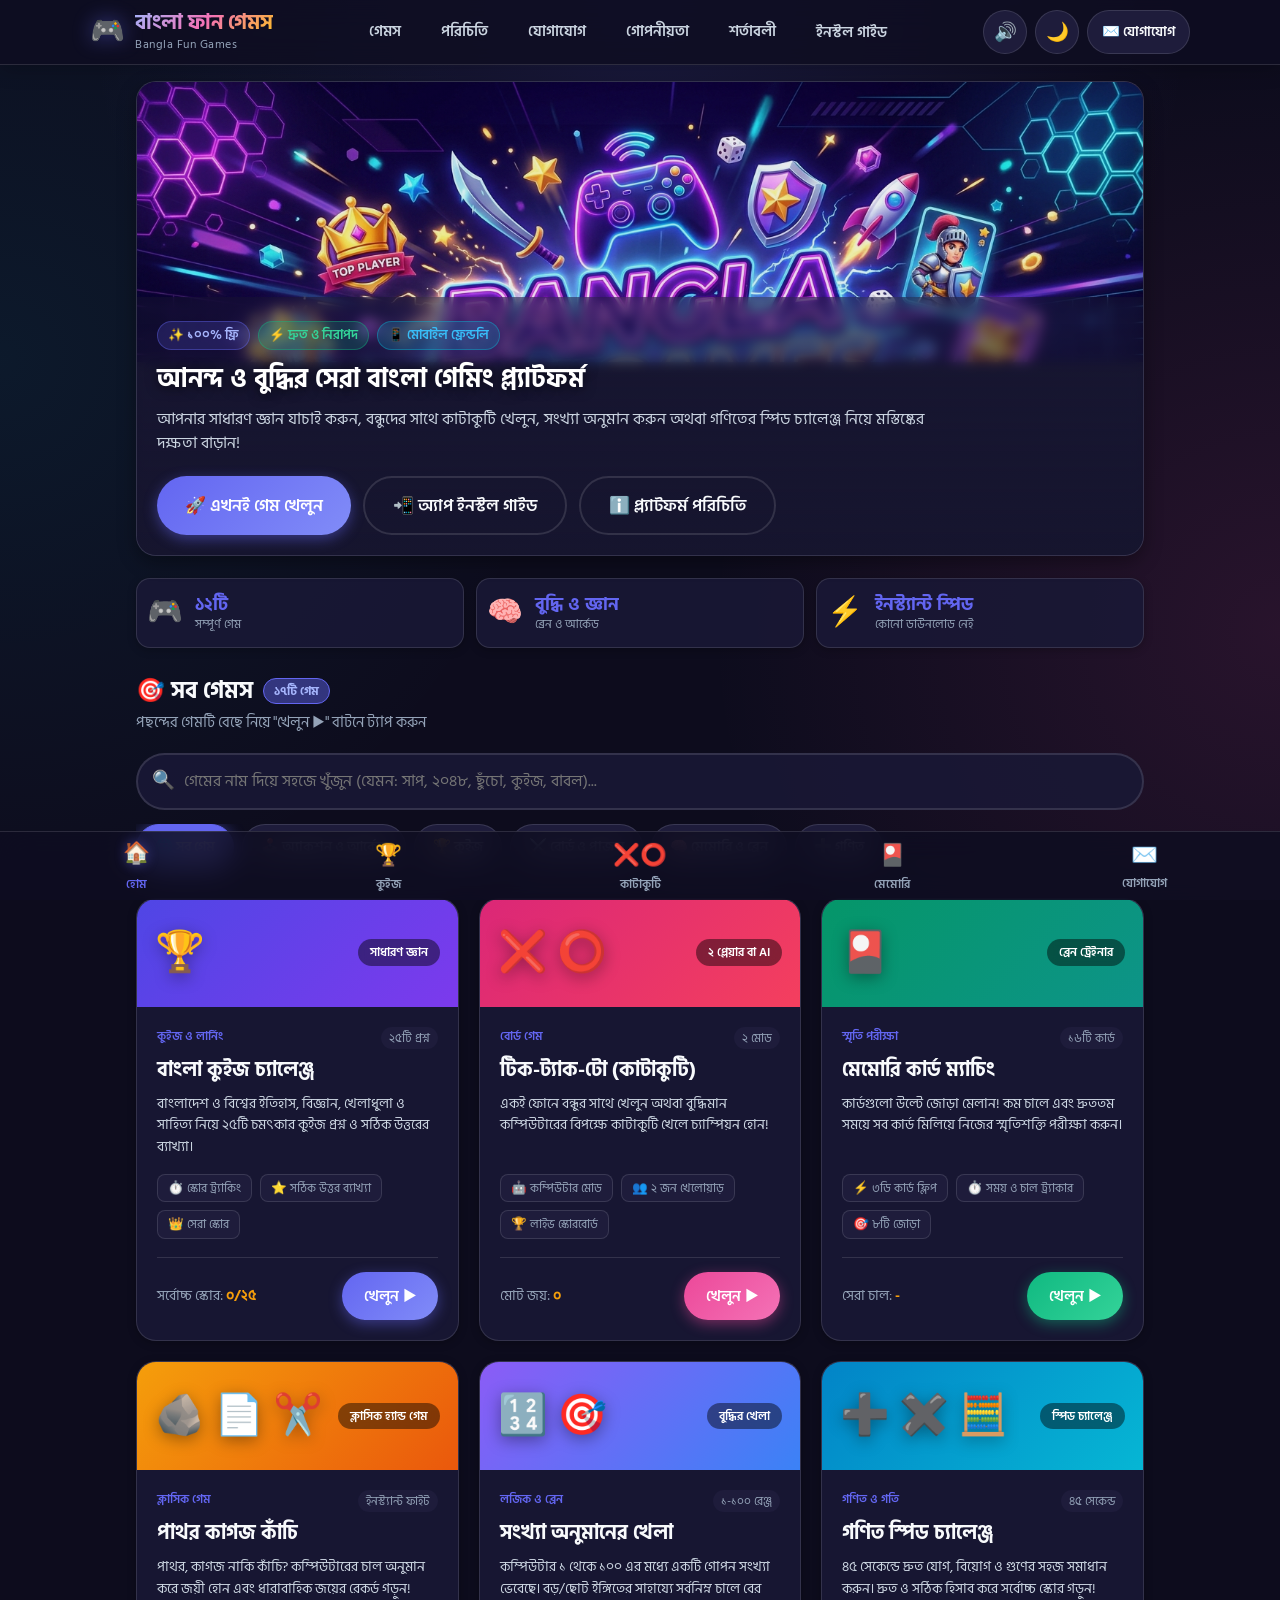
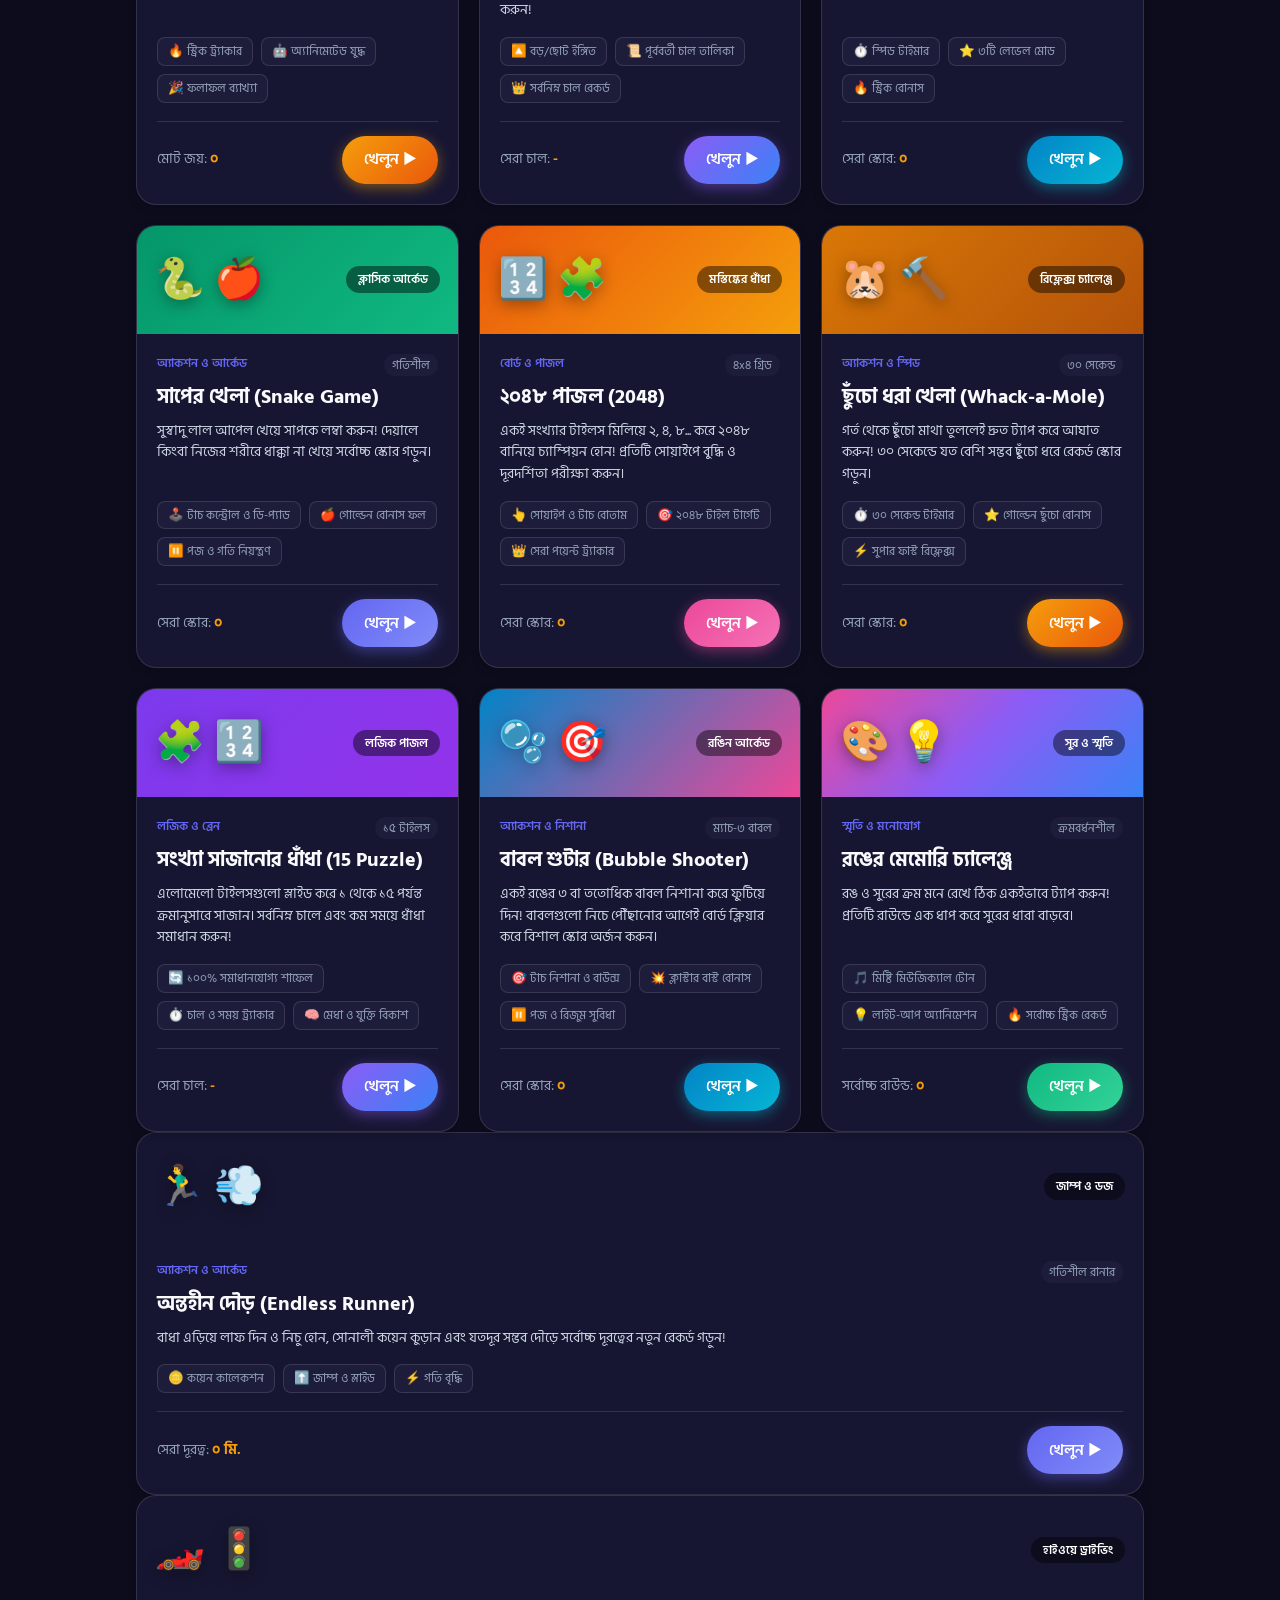
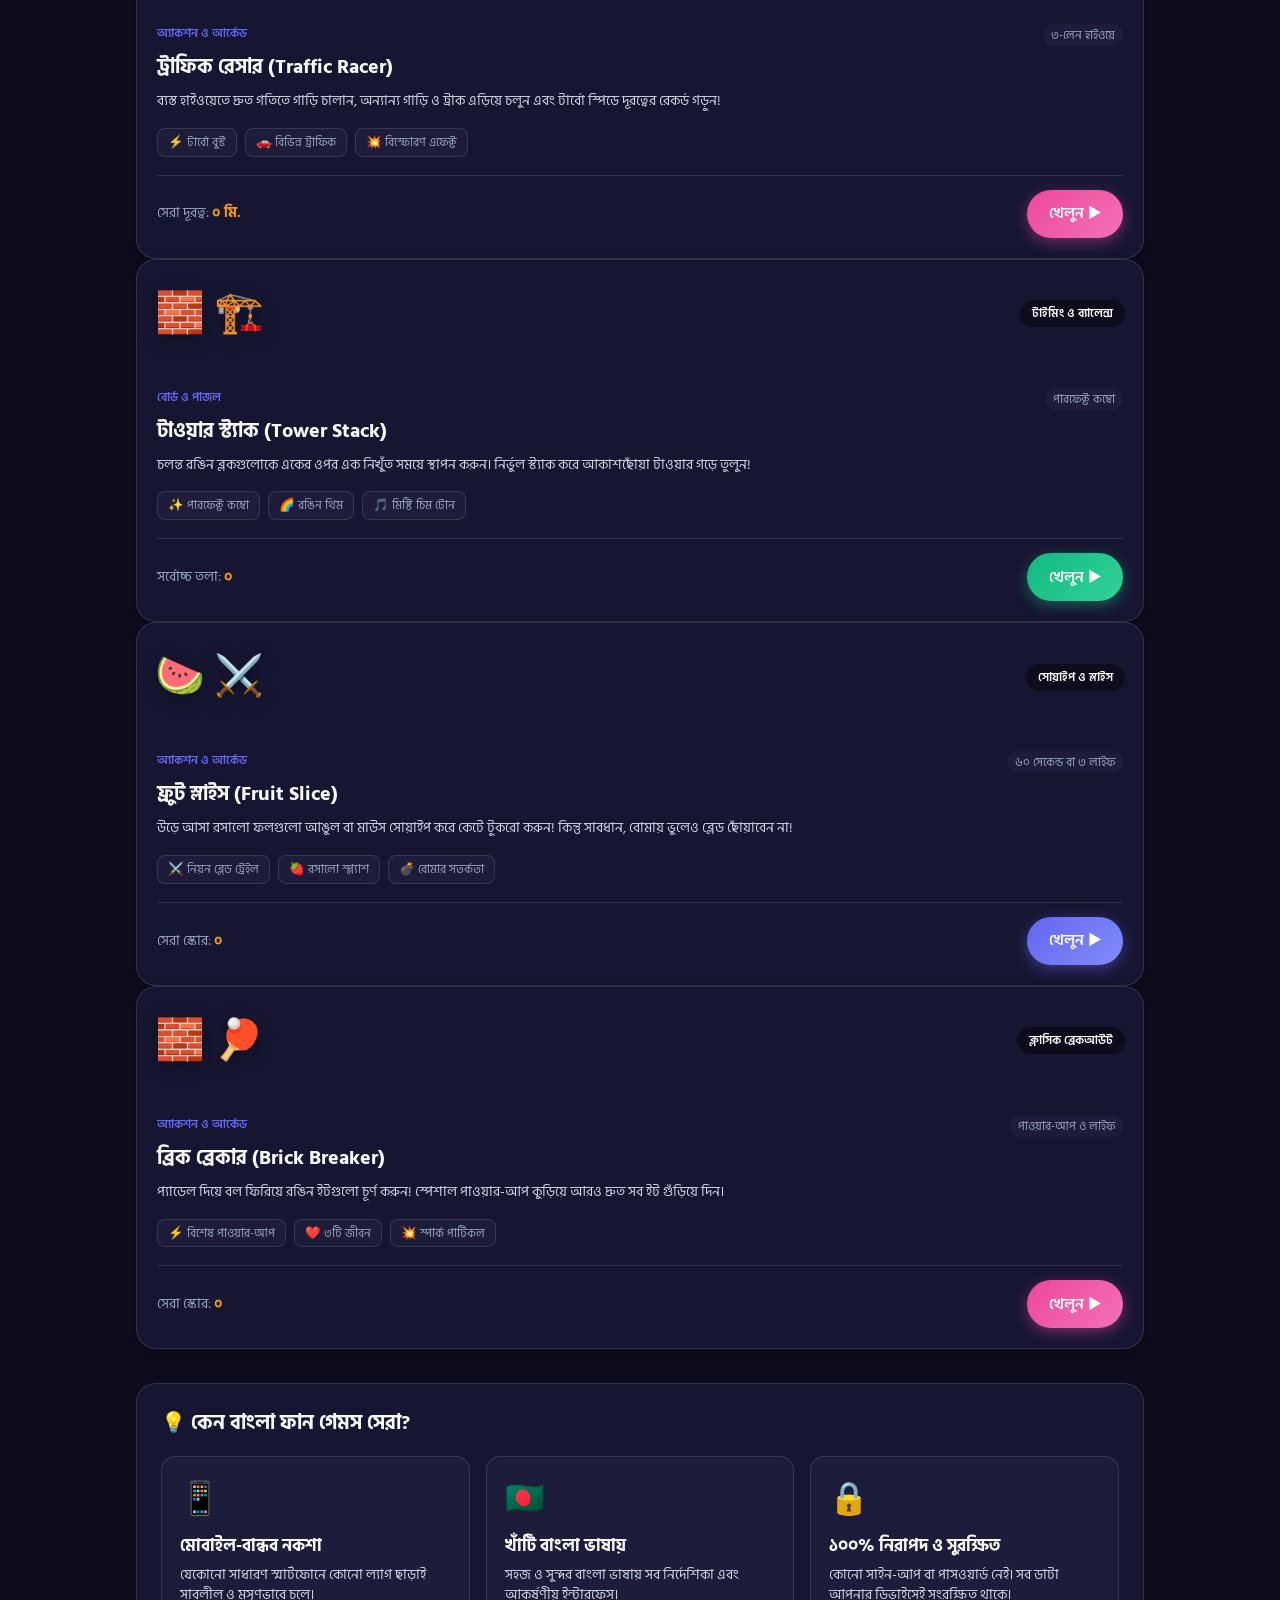
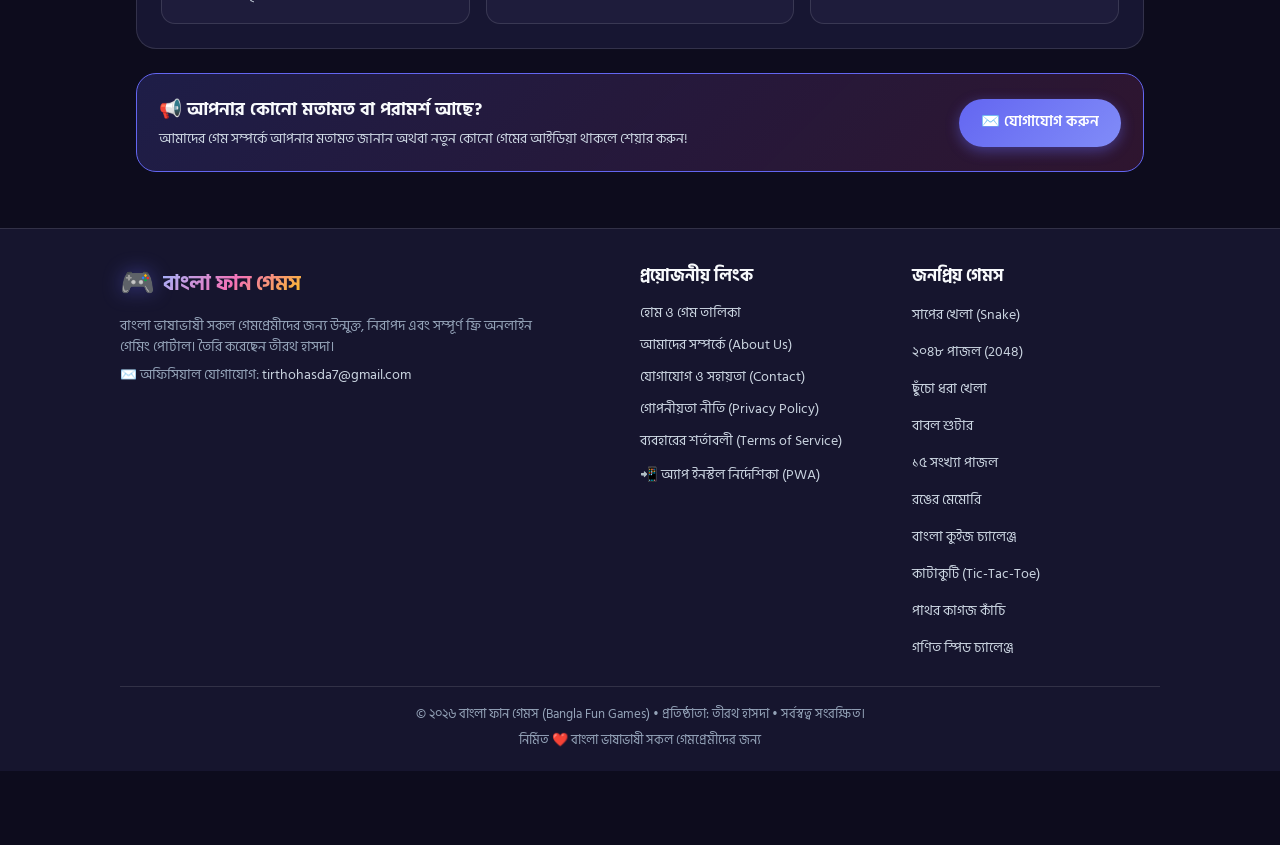
<file: index.html>
<!DOCTYPE html>
<html lang="bn">
<head>
  <meta charset="UTF-8">
  <meta name="viewport" content="width=device-width, initial-scale=1.0, maximum-scale=1.0, user-scalable=no">
  <meta name="description" content="বাংলা ফান গেমস - সম্পূর্ণ ফ্রি, আধুনিক ও মোবাইল-বান্ধব ১২টি মজার গেম — কুইজ, মেমোরি, টিক-ট্যাক-টো, স্নেক, ২০৪৮, বাবল শুটার ও আরও অনেক কিছু।">
  <meta name="theme-color" content="#0d0c1d">
  <meta name="mobile-web-app-capable" content="yes">
  <meta name="apple-mobile-web-app-capable" content="yes">
  <meta name="apple-mobile-web-app-status-bar-style" content="black-translucent">
  <meta name="apple-mobile-web-app-title" content="বাংলা গেমস">
  <meta name="application-name" content="বাংলা ফান গেমস">

  <!-- PWA Manifest & Icons -->
  <link rel="manifest" href="manifest.webmanifest">
  <link rel="alternate" type="application/manifest+json" href="manifest.json">
  <link rel="icon" type="image/png" sizes="192x192" href="icons/icon-192.png">
  <link rel="icon" type="image/png" sizes="512x512" href="icons/icon-512.png">
  <link rel="apple-touch-icon" href="icons/icon-192.png">

  <title>বাংলা ফান গেমস | Bangla Fun Games - অনলাইন বাংলা গেমিং প্ল্যাটফর্ম</title>
  <!-- Google AdSense Site Verification -->
  <script async src="https://pagead2.googlesyndication.com/pagead/js/adsbygoogle.js?client=ca-pub-4181684853104737"
     crossorigin="anonymous"></script>
  <link rel="stylesheet" href="style.css">
  <link rel="preconnect" href="https://fonts.googleapis.com">
  <link rel="preconnect" href="https://fonts.gstatic.com" crossorigin>
  <link href="https://fonts.googleapis.com/css2?family=Hind+Siliguri:wght@400;500;600;700&display=swap" rel="stylesheet">
</head>
<body>
  <!-- Top Navigation Bar -->
  <header class="navbar" id="top-nav">
    <div class="nav-container">
      <div class="brand" onclick="navigateTo('home')">
        <span class="brand-icon">🎮</span>
        <div class="brand-text">
          <span class="brand-title">বাংলা ফান গেমস</span>
          <span class="brand-subtitle">Bangla Fun Games</span>
        </div>
      </div>

      <!-- Desktop/Tablet Quick Nav -->
      <nav class="desktop-nav-links">
        <a href="#games-section" class="dnav-link" onclick="navigateTo('home');">গেমস</a>
        <a href="about.html" class="dnav-link">পরিচিতি</a>
        <a href="contact.html" class="dnav-link">যোগাযোগ</a>
        <a href="privacy.html" class="dnav-link">গোপনীয়তা</a>
        <a href="terms.html" class="dnav-link">শর্তাবলী</a>
        <button class="dnav-btn" onclick="openPwaGuideModal()" title="PWA ইনস্টল নির্দেশিকা">ইনস্টল গাইড</button>
      </nav>
      
      <!-- Top Action Buttons -->
      <div class="nav-actions">
        <button id="pwa-install-nav-btn" class="nav-install-btn" onclick="triggerPwaInstall()" style="display: none;" title="Android-এ অ্যাপ ইনস্টল করুন">
          <span>📲 ইনস্টল অ্যাপ</span>
        </button>
        <button id="sound-btn" class="icon-btn" aria-label="সাউন্ড অন বা অফ" title="সাউন্ড চালু/বন্ধ">
          <span id="sound-icon">🔊</span>
        </button>
        <button id="theme-btn" class="icon-btn" aria-label="থিম পরিবর্তন" title="থিম পরিবর্তন">
          <span id="theme-icon">🌙</span>
        </button>
        <a href="contact.html" class="nav-link-btn" title="যোগাযোগ ও মতামত" style="text-decoration: none;">
          <span>✉️ যোগাযোগ</span>
        </a>
      </div>
    </div>
  </header>

  <!-- Main Content Container -->
  <main class="main-container">
    
    <!-- ==================== HOME / HUB VIEW ==================== -->
    <section id="view-home" class="app-view active">
      <!-- Hero Banner Card -->
      <div class="hero-card">
        <div class="hero-image-wrapper">
          <img src="banner.jpg" alt="Bangla Fun Games Banner" class="hero-img" onerror="this.style.display='none'">
        </div>
        <div class="hero-overlay">
          <div class="hero-badge-row">
            <span class="hero-badge">✨ ১০০% ফ্রি</span>
            <span class="hero-badge badge-accent">⚡ দ্রুত ও নিরাপদ</span>
            <span class="hero-badge badge-info">📱 মোবাইল ফ্রেন্ডলি</span>
          </div>
          <h1 class="hero-title">আনন্দ ও বুদ্ধির সেরা বাংলা গেমিং প্ল্যাটফর্ম</h1>
          <p class="hero-desc">আপনার সাধারণ জ্ঞান যাচাই করুন, বন্ধুদের সাথে কাটাকুটি খেলুন, সংখ্যা অনুমান করুন অথবা গণিতের স্পিড চ্যালেঞ্জ নিয়ে মস্তিষ্কের দক্ষতা বাড়ান!</p>
          <div class="hero-actions">
            <a href="#games-section" class="btn btn-primary btn-large">
              <span>🚀 এখনই গেম খেলুন</span>
            </a>
            <button class="btn btn-outline btn-large" onclick="openPwaGuideModal()">
              <span>📲 অ্যাপ ইনস্টল গাইড</span>
            </button>
            <a href="about.html" class="btn btn-outline btn-large" style="text-decoration: none;">
              <span>ℹ️ প্ল্যাটফর্ম পরিচিতি</span>
            </a>
          </div>
        </div>
      </div>

      <!-- PWA Smart Install Banner -->
      <div id="pwa-install-banner" class="pwa-install-banner" style="display: none;">
        <div class="pwa-banner-left">
          <span class="pwa-banner-icon">📲</span>
          <div class="pwa-banner-info">
            <h3 class="pwa-banner-title">মোবাইলে অ্যাপ হিসেবে ইনস্টল করুন</h3>
            <p class="pwa-banner-desc">হোম স্ক্রিনে আইকন বানিয়ে দ্রুত, ফুল-স্ক্রিনে ও ইন্টারনেট ছাড়া অফলাইনে খেলুন!</p>
          </div>
        </div>
        <div class="pwa-banner-right">
          <button class="btn btn-accent btn-sm" onclick="triggerPwaInstall()">
            <span>ইনস্টল করুন ⬇️</span>
          </button>
          <button class="pwa-dismiss-btn" onclick="dismissPwaBanner()" aria-label="বন্ধ করুন">✕</button>
        </div>
      </div>

      <!-- Quick Stats / Highlights -->
      <div class="stats-row">
        <div class="stat-pill">
          <span class="stat-icon">🎮</span>
          <div class="stat-info">
            <span class="stat-value">১২টি</span>
            <span class="stat-label">সম্পূর্ণ গেম</span>
          </div>
        </div>
        <div class="stat-pill">
          <span class="stat-icon">🧠</span>
          <div class="stat-info">
            <span class="stat-value">বুদ্ধি ও জ্ঞান</span>
            <span class="stat-label">ব্রেন ও আর্কেড</span>
          </div>
        </div>
        <div class="stat-pill">
          <span class="stat-icon">⚡</span>
          <div class="stat-info">
            <span class="stat-value">ইনস্ট্যান্ট স্পিড</span>
            <span class="stat-label">কোনো ডাউনলোড নেই</span>
          </div>
        </div>
      </div>

      <!-- Games Hub Section -->
      <section id="games-section" class="section-games">
        <div class="section-header">
          <div>
            <h2 class="section-title">
              <span>🎯 সব গেমস</span>
              <span class="count-badge" id="games-count">১২টি গেম</span>
            </h2>
            <p class="section-subtitle">পছন্দের গেমটি বেছে নিয়ে "খেলুন ▶" বাটনে ট্যাপ করুন</p>
          </div>
        </div>

        <!-- Search Box & Category Filters -->
        <div class="filter-controls">
          <div class="search-box">
            <span class="search-icon">🔍</span>
            <input type="text" id="game-search" placeholder="গেমের নাম দিয়ে সহজে খুঁজুন (যেমন: সাপ, ২০৪৮, ছুঁচো, কুইজ, বাবল)..." aria-label="গেম খুঁজুন">
            <button id="clear-search" class="clear-btn" style="display:none;" aria-label="মুছে ফেলুন">✕</button>
          </div>
          <div class="category-tabs" role="tablist" aria-label="গেমের ক্যাটাগরি">
            <button class="tab-btn active" data-category="all" role="tab">🌐 সব গেম</button>
            <button class="tab-btn" data-category="arcade" role="tab">🕹️ অ্যাকশন ও আর্কেড</button>
            <button class="tab-btn" data-category="quiz" role="tab">🏆 কুইজ</button>
            <button class="tab-btn" data-category="board" role="tab">⚔️ বোর্ড ও পাজল</button>
            <button class="tab-btn" data-category="memory" role="tab">🧠 মেমোরি ও ব্রেন</button>
            <button class="tab-btn" data-category="math" role="tab">➕ গণিত</button>
          </div>
        </div>

        <!-- Games Cards Grid (All 6 Games) -->
        <div class="games-grid" id="games-grid">
          
          <!-- Game 1: Bengali Quiz -->
          <article class="game-card" data-category="quiz" data-title="বাংলা কুইজ সাধারণ জ্ঞান bengali quiz">
            <div class="game-card-banner quiz-banner">
              <span class="game-emoji">🏆</span>
              <span class="badge-tag">সাধারণ জ্ঞান</span>
            </div>
            <div class="game-card-body">
              <div class="card-meta-top">
                <span class="meta-cat">কুইজ ও লার্নিং</span>
                <span class="meta-level">২৫টি প্রশ্ন</span>
              </div>
              <h3 class="game-title">বাংলা কুইজ চ্যালেঞ্জ</h3>
              <p class="game-desc">বাংলাদেশ ও বিশ্বের ইতিহাস, বিজ্ঞান, খেলাধুলা ও সাহিত্য নিয়ে ২৫টি চমৎকার কুইজ প্রশ্ন ও সঠিক উত্তরের ব্যাখ্যা।</p>
              <div class="game-features">
                <span>⏱️ স্কোর ট্র্যাকিং</span>
                <span>⭐ সঠিক উত্তর ব্যাখ্যা</span>
                <span>👑 সেরা স্কোর</span>
              </div>
              <div class="card-footer">
                <span class="best-score-preview" id="preview-best-quiz">সর্বোচ্চ স্কোর: <strong>০/২৫</strong></span>
                <button class="btn btn-primary" onclick="launchGame('quiz')">
                  <span>খেলুন ▶</span>
                </button>
              </div>
            </div>
          </article>

          <!-- Game 2: Tic-Tac-Toe -->
          <article class="game-card" data-category="board" data-title="টিক ট্যাক টো কাটাকুটি tic tac toe">
            <div class="game-card-banner ttt-banner">
              <span class="game-emoji">❌ ⭕</span>
              <span class="badge-tag">২ প্লেয়ার বা AI</span>
            </div>
            <div class="game-card-body">
              <div class="card-meta-top">
                <span class="meta-cat">বোর্ড গেম</span>
                <span class="meta-level">২ মোড</span>
              </div>
              <h3 class="game-title">টিক-ট্যাক-টো (কাটাকুটি)</h3>
              <p class="game-desc">একই ফোনে বন্ধুর সাথে খেলুন অথবা বুদ্ধিমান কম্পিউটারের বিপক্ষে কাটাকুটি খেলে চ্যাম্পিয়ন হোন!</p>
              <div class="game-features">
                <span>🤖 কম্পিউটার মোড</span>
                <span>👥 ২ জন খেলোয়াড়</span>
                <span>🏆 লাইভ স্কোরবোর্ড</span>
              </div>
              <div class="card-footer">
                <span class="best-score-preview" id="preview-best-ttt">মোট জয়: <strong>০</strong></span>
                <button class="btn btn-secondary" onclick="launchGame('tictactoe')">
                  <span>খেলুন ▶</span>
                </button>
              </div>
            </div>
          </article>

          <!-- Game 3: Memory Match -->
          <article class="game-card" data-category="memory" data-title="মেমোরি কার্ড ম্যাচিং স্মৃতি পরীক্ষা memory match">
            <div class="game-card-banner memory-banner">
              <span class="game-emoji">🎴</span>
              <span class="badge-tag">ব্রেন ট্রেইনার</span>
            </div>
            <div class="game-card-body">
              <div class="card-meta-top">
                <span class="meta-cat">স্মৃতি পরীক্ষা</span>
                <span class="meta-level">১৬টি কার্ড</span>
              </div>
              <h3 class="game-title">মেমোরি কার্ড ম্যাচিং</h3>
              <p class="game-desc">কার্ডগুলো উল্টে জোড়া মেলান! কম চালে এবং দ্রুততম সময়ে সব কার্ড মিলিয়ে নিজের স্মৃতিশক্তি পরীক্ষা করুন।</p>
              <div class="game-features">
                <span>⚡ ৩ডি কার্ড ফ্লিপ</span>
                <span>⏱️ সময় ও চাল ট্র্যাকার</span>
                <span>🎯 ৮টি জোড়া</span>
              </div>
              <div class="card-footer">
                <span class="best-score-preview" id="preview-best-memory">সেরা চাল: <strong>-</strong></span>
                <button class="btn btn-accent" onclick="launchGame('memory')">
                  <span>খেলুন ▶</span>
                </button>
              </div>
            </div>
          </article>

          <!-- Game 4: Rock Paper Scissors -->
          <article class="game-card" data-category="board" data-title="পাথর কাগজ কাঁচি rock paper scissors">
            <div class="game-card-banner rps-banner">
              <span class="game-emoji">🪨 📄 ✂️</span>
              <span class="badge-tag">ক্লাসিক হ্যান্ড গেম</span>
            </div>
            <div class="game-card-body">
              <div class="card-meta-top">
                <span class="meta-cat">ক্লাসিক গেম</span>
                <span class="meta-level">ইনস্ট্যান্ট ফাইট</span>
              </div>
              <h3 class="game-title">পাথর কাগজ কাঁচি</h3>
              <p class="game-desc">পাথর, কাগজ নাকি কাঁচি? কম্পিউটারের চাল অনুমান করে জয়ী হোন এবং ধারাবাহিক জয়ের রেকর্ড গড়ুন!</p>
              <div class="game-features">
                <span>🔥 স্ট্রিক ট্র্যাকার</span>
                <span>🤖 অ্যানিমেটেড যুদ্ধ</span>
                <span>🎉 ফলাফল ব্যাখ্যা</span>
              </div>
              <div class="card-footer">
                <span class="best-score-preview" id="preview-best-rps">মোট জয়: <strong>০</strong></span>
                <button class="btn btn-warning" onclick="launchGame('rps')">
                  <span>খেলুন ▶</span>
                </button>
              </div>
            </div>
          </article>

          <!-- Game 5: Number Guessing -->
          <article class="game-card" data-category="memory" data-title="সংখ্যা অনুমান number guessing game">
            <div class="game-card-banner guess-banner">
              <span class="game-emoji">🔢 🎯</span>
              <span class="badge-tag">বুদ্ধির খেলা</span>
            </div>
            <div class="game-card-body">
              <div class="card-meta-top">
                <span class="meta-cat">লজিক ও ব্রেন</span>
                <span class="meta-level">১-১০০ রেঞ্জ</span>
              </div>
              <h3 class="game-title">সংখ্যা অনুমানের খেলা</h3>
              <p class="game-desc">কম্পিউটার ১ থেকে ১০০ এর মধ্যে একটি গোপন সংখ্যা ভেবেছে। বড়/ছোট ইঙ্গিতের সাহায্যে সর্বনিম্ন চালে বের করুন!</p>
              <div class="game-features">
                <span>🔼 বড়/ছোট ইঙ্গিত</span>
                <span>📜 পূর্ববর্তী চাল তালিকা</span>
                <span>👑 সর্বনিম্ন চাল রেকর্ড</span>
              </div>
              <div class="card-footer">
                <span class="best-score-preview" id="preview-best-guess">সেরা চাল: <strong>-</strong></span>
                <button class="btn btn-purple" onclick="launchGame('guess')">
                  <span>খেলুন ▶</span>
                </button>
              </div>
            </div>
          </article>

          <!-- Game 6: Math Challenge -->
          <article class="game-card" data-category="math" data-title="গণিত চ্যালেঞ্জ math speed challenge">
            <div class="game-card-banner math-banner">
              <span class="game-emoji">➕ ✖️ 🧮</span>
              <span class="badge-tag">স্পিড চ্যালেঞ্জ</span>
            </div>
            <div class="game-card-body">
              <div class="card-meta-top">
                <span class="meta-cat">গণিত ও গতি</span>
                <span class="meta-level">৪৫ সেকেন্ড</span>
              </div>
              <h3 class="game-title">গণিত স্পিড চ্যালেঞ্জ</h3>
              <p class="game-desc">৪৫ সেকেন্ডে দ্রুত যোগ, বিয়োগ ও গুণের সহজ সমাধান করুন। দ্রুত ও সঠিক হিসাব করে সর্বোচ্চ স্কোর গড়ুন!</p>
              <div class="game-features">
                <span>⏱️ স্পিড টাইমার</span>
                <span>⭐ ৩টি লেভেল মোড</span>
                <span>🔥 স্ট্রিক বোনাস</span>
              </div>
              <div class="card-footer">
                <span class="best-score-preview" id="preview-best-math">সেরা স্কোর: <strong>০</strong></span>
                <button class="btn btn-cyan" onclick="launchGame('math')">
                  <span>খেলুন ▶</span>
                </button>
              </div>
            </div>
          </article>

          <!-- Game 7: Snake Game (সাপের খেলা) -->
          <article class="game-card" data-category="arcade" data-title="সাপের খেলা সাপ snake game arcade">
            <div class="game-card-banner snake-banner">
              <span class="game-emoji">🐍 🍎</span>
              <span class="badge-tag">ক্লাসিক আর্কেড</span>
            </div>
            <div class="game-card-body">
              <div class="card-meta-top">
                <span class="meta-cat">অ্যাকশন ও আর্কেড</span>
                <span class="meta-level">গতিশীল</span>
              </div>
              <h3 class="game-title">সাপের খেলা (Snake Game)</h3>
              <p class="game-desc">সুস্বাদু লাল আপেল খেয়ে সাপকে লম্বা করুন! দেয়ালে কিংবা নিজের শরীরে ধাক্কা না খেয়ে সর্বোচ্চ স্কোর গড়ুন।</p>
              <div class="game-features">
                <span>🕹️ টাচ কন্ট্রোল ও ডি-প্যাড</span>
                <span>🍎 গোল্ডেন বোনাস ফল</span>
                <span>⏸️ পজ ও গতি নিয়ন্ত্রণ</span>
              </div>
              <div class="card-footer">
                <span class="best-score-preview" id="preview-best-snake">সেরা স্কোর: <strong>০</strong></span>
                <button class="btn btn-primary" onclick="launchGame('snake')">
                  <span>খেলুন ▶</span>
                </button>
              </div>
            </div>
          </article>

          <!-- Game 8: 2048 Puzzle (২০৪৮ পাজল) -->
          <article class="game-card" data-category="board" data-title="২০৪৮ পাজল 2048 puzzle sliding number math">
            <div class="game-card-banner p2048-banner">
              <span class="game-emoji">🔢 🧩</span>
              <span class="badge-tag">মস্তিষ্কের ধাঁধা</span>
            </div>
            <div class="game-card-body">
              <div class="card-meta-top">
                <span class="meta-cat">বোর্ড ও পাজল</span>
                <span class="meta-level">৪x৪ গ্রিড</span>
              </div>
              <h3 class="game-title">২০৪৮ পাজল (2048)</h3>
              <p class="game-desc">একই সংখ্যার টাইলস মিলিয়ে ২, ৪, ৮... করে ২০৪৮ বানিয়ে চ্যাম্পিয়ন হোন! প্রতিটি সোয়াইপে বুদ্ধি ও দূরদর্শিতা পরীক্ষা করুন।</p>
              <div class="game-features">
                <span>👆 সোয়াইপ ও টাচ বোতাম</span>
                <span>🎯 ২০৪৮ টাইল টার্গেট</span>
                <span>👑 সেরা পয়েন্ট ট্র্যাকার</span>
              </div>
              <div class="card-footer">
                <span class="best-score-preview" id="preview-best-2048">সেরা স্কোর: <strong>০</strong></span>
                <button class="btn btn-secondary" onclick="launchGame('2048')">
                  <span>খেলুন ▶</span>
                </button>
              </div>
            </div>
          </article>

          <!-- Game 9: Whack-a-Mole (ছুঁচো ধরা খেলা) -->
          <article class="game-card" data-category="arcade" data-title="ছুঁচো ধরা খেলা ছুঁচো মারো whack a mole arcade mole">
            <div class="game-card-banner whack-banner">
              <span class="game-emoji">🐹 🔨</span>
              <span class="badge-tag">রিফ্লেক্স চ্যালেঞ্জ</span>
            </div>
            <div class="game-card-body">
              <div class="card-meta-top">
                <span class="meta-cat">অ্যাকশন ও স্পিড</span>
                <span class="meta-level">৩০ সেকেন্ড</span>
              </div>
              <h3 class="game-title">ছুঁচো ধরা খেলা (Whack-a-Mole)</h3>
              <p class="game-desc">গর্ত থেকে ছুঁচো মাথা তুললেই দ্রুত ট্যাপ করে আঘাত করুন! ৩০ সেকেন্ডে যত বেশি সম্ভব ছুঁচো ধরে রেকর্ড স্কোর গড়ুন।</p>
              <div class="game-features">
                <span>⏱️ ৩০ সেকেন্ড টাইমার</span>
                <span>⭐ গোল্ডেন ছুঁচো বোনাস</span>
                <span>⚡ সুপার ফাস্ট রিফ্লেক্স</span>
              </div>
              <div class="card-footer">
                <span class="best-score-preview" id="preview-best-whack">সেরা স্কোর: <strong>০</strong></span>
                <button class="btn btn-warning" onclick="launchGame('whack')">
                  <span>খেলুন ▶</span>
                </button>
              </div>
            </div>
          </article>

          <!-- Game 10: 15 Number Sliding Puzzle (সংখ্যা সাজানোর ধাঁধা) -->
          <article class="game-card" data-category="board" data-title="সংখ্যা সাজানোর ধাঁধা ১৫ পাজল 15 number sliding puzzle">
            <div class="game-card-banner numpuzzle-banner">
              <span class="game-emoji">🧩 🔢</span>
              <span class="badge-tag">লজিক পাজল</span>
            </div>
            <div class="game-card-body">
              <div class="card-meta-top">
                <span class="meta-cat">লজিক ও ব্রেন</span>
                <span class="meta-level">১৫ টাইলস</span>
              </div>
              <h3 class="game-title">সংখ্যা সাজানোর ধাঁধা (15 Puzzle)</h3>
              <p class="game-desc">এলোমেলো টাইলসগুলো স্লাইড করে ১ থেকে ১৫ পর্যন্ত ক্রমানুসারে সাজান। সর্বনিম্ন চালে এবং কম সময়ে ধাঁধা সমাধান করুন!</p>
              <div class="game-features">
                <span>🔄 ১০০% সমাধানযোগ্য শাফেল</span>
                <span>⏱️ চাল ও সময় ট্র্যাকার</span>
                <span>🧠 মেধা ও যুক্তি বিকাশ</span>
              </div>
              <div class="card-footer">
                <span class="best-score-preview" id="preview-best-numpuzzle">সেরা চাল: <strong>-</strong></span>
                <button class="btn btn-purple" onclick="launchGame('numpuzzle')">
                  <span>খেলুন ▶</span>
                </button>
              </div>
            </div>
          </article>

          <!-- Game 11: Bubble Shooter (বাবল শুটার) -->
          <article class="game-card" data-category="arcade" data-title="বাবল শুটার বাবল বাস্টার bubble shooter arcade match">
            <div class="game-card-banner bubble-banner">
              <span class="game-emoji">🫧 🎯</span>
              <span class="badge-tag">রঙিন আর্কেড</span>
            </div>
            <div class="game-card-body">
              <div class="card-meta-top">
                <span class="meta-cat">অ্যাকশন ও নিশানা</span>
                <span class="meta-level">ম্যাচ-৩ বাবল</span>
              </div>
              <h3 class="game-title">বাবল শুটার (Bubble Shooter)</h3>
              <p class="game-desc">একই রঙের ৩ বা ততোধিক বাবল নিশানা করে ফুটিয়ে দিন! বাবলগুলো নিচে পৌঁছানোর আগেই বোর্ড ক্লিয়ার করে বিশাল স্কোর অর্জন করুন।</p>
              <div class="game-features">
                <span>🎯 টাচ নিশানা ও বাউন্স</span>
                <span>💥 ক্লাস্টার বাস্ট বোনাস</span>
                <span>⏸️ পজ ও রিজুম সুবিধা</span>
              </div>
              <div class="card-footer">
                <span class="best-score-preview" id="preview-best-bubble">সেরা স্কোর: <strong>০</strong></span>
                <button class="btn btn-cyan" onclick="launchGame('bubble')">
                  <span>খেলুন ▶</span>
                </button>
              </div>
            </div>
          </article>

          <!-- Game 12: Color Memory Challenge (রঙের মেমোরি চ্যালেঞ্জ) -->
          <article class="game-card" data-category="memory" data-title="রঙের মেমোরি চ্যালেঞ্জ সাইমন সিকোয়েন্স color memory simon">
            <div class="game-card-banner colormem-banner">
              <span class="game-emoji">🎨 💡</span>
              <span class="badge-tag">সুর ও স্মৃতি</span>
            </div>
            <div class="game-card-body">
              <div class="card-meta-top">
                <span class="meta-cat">স্মৃতি ও মনোযোগ</span>
                <span class="meta-level">ক্রমবর্ধনশীল</span>
              </div>
              <h3 class="game-title">রঙের মেমোরি চ্যালেঞ্জ</h3>
              <p class="game-desc">রঙ ও সুরের ক্রম মনে রেখে ঠিক একইভাবে ট্যাপ করুন! প্রতিটি রাউন্ডে এক ধাপ করে সুরের ধারা বাড়বে।</p>
              <div class="game-features">
                <span>🎵 মিষ্টি মিউজিক্যাল টোন</span>
                <span>💡 লাইট-আপ অ্যানিমেশন</span>
                <span>🔥 সর্বোচ্চ স্ট্রিক রেকর্ড</span>
              </div>
              <div class="card-footer">
                <span class="best-score-preview" id="preview-best-colormem">সর্বোচ্চ রাউন্ড: <strong>০</strong></span>
                <button class="btn btn-accent" onclick="launchGame('colormem')">
                  <span>খেলুন ▶</span>
                </button>
              </div>
            </div>
          </article>

        </div>

        
          <!-- Game 13: Endless Runner (অন্তহীন দৌড়) -->
          <article class="game-card" data-category="arcade" data-title="অন্তহীন দৌড় জাম্প রানার endless runner run jump">
            <div class="game-card-banner runner-banner">
              <span class="game-emoji">🏃‍♂️ 💨</span>
              <span class="badge-tag">জাম্প ও ডজ</span>
            </div>
            <div class="game-card-body">
              <div class="card-meta-top">
                <span class="meta-cat">অ্যাকশন ও আর্কেড</span>
                <span class="meta-level">গতিশীল রানার</span>
              </div>
              <h3 class="game-title">অন্তহীন দৌড় (Endless Runner)</h3>
              <p class="game-desc">বাধা এড়িয়ে লাফ দিন ও নিচু হোন, সোনালী কয়েন কুড়ান এবং যতদূর সম্ভব দৌড়ে সর্বোচ্চ দূরত্বের নতুন রেকর্ড গড়ুন!</p>
              <div class="game-features">
                <span>🪙 কয়েন কালেকশন</span>
                <span>⬆️ জাম্প ও স্লাইড</span>
                <span>⚡ গতি বৃদ্ধি</span>
              </div>
              <div class="card-footer">
                <span class="best-score-preview" id="preview-best-runner">সেরা দূরত্ব: <strong>০ মি.</strong></span>
                <button class="btn btn-primary" onclick="launchGame('runner')">
                  <span>খেলুন ▶</span>
                </button>
              </div>
            </div>
          </article>

          <!-- Game 14: Traffic Racer (ট্রাফিক রেসার) -->
          <article class="game-card" data-category="arcade" data-title="ট্রাফিক রেসার কার রেসিং traffic racer car driving highway">
            <div class="game-card-banner traffic-banner">
              <span class="game-emoji">🏎️ 🚦</span>
              <span class="badge-tag">হাইওয়ে ড্রাইভিং</span>
            </div>
            <div class="game-card-body">
              <div class="card-meta-top">
                <span class="meta-cat">অ্যাকশন ও আর্কেড</span>
                <span class="meta-level">৩-লেন হাইওয়ে</span>
              </div>
              <h3 class="game-title">ট্রাফিক রেসার (Traffic Racer)</h3>
              <p class="game-desc">ব্যস্ত হাইওয়েতে দ্রুত গতিতে গাড়ি চালান, অন্যান্য গাড়ি ও ট্রাক এড়িয়ে চলুন এবং টার্বো স্পিডে দূরত্বের রেকর্ড গড়ুন!</p>
              <div class="game-features">
                <span>⚡ টার্বো বুস্ট</span>
                <span>🚗 বিভিন্ন ট্রাফিক</span>
                <span>💥 বিস্ফোরণ এফেক্ট</span>
              </div>
              <div class="card-footer">
                <span class="best-score-preview" id="preview-best-traffic">সেরা দূরত্ব: <strong>০ মি.</strong></span>
                <button class="btn btn-secondary" onclick="launchGame('traffic')">
                  <span>খেলুন ▶</span>
                </button>
              </div>
            </div>
          </article>

          <!-- Game 15: Tower Stack (টাওয়ার স্ট্যাক) -->
          <article class="game-card" data-category="board" data-title="টাওয়ার স্ট্যাক ব্লক ব্যালেন্স tower stack block timing">
            <div class="game-card-banner stack-banner">
              <span class="game-emoji">🧱 🏗️</span>
              <span class="badge-tag">টাইমিং ও ব্যালেন্স</span>
            </div>
            <div class="game-card-body">
              <div class="card-meta-top">
                <span class="meta-cat">বোর্ড ও পাজল</span>
                <span class="meta-level">পারফেক্ট কম্বো</span>
              </div>
              <h3 class="game-title">টাওয়ার স্ট্যাক (Tower Stack)</h3>
              <p class="game-desc">চলন্ত রঙিন ব্লকগুলোকে একের ওপর এক নিখুঁত সময়ে স্থাপন করুন। নির্ভুল স্ট্যাক করে আকাশছোঁয়া টাওয়ার গড়ে তুলুন!</p>
              <div class="game-features">
                <span>✨ পারফেক্ট কম্বো</span>
                <span>🌈 রঙিন থিম</span>
                <span>🎵 মিষ্টি চিম টোন</span>
              </div>
              <div class="card-footer">
                <span class="best-score-preview" id="preview-best-stack">সর্বোচ্চ তলা: <strong>০</strong></span>
                <button class="btn btn-accent" onclick="launchGame('stack')">
                  <span>খেলুন ▶</span>
                </button>
              </div>
            </div>
          </article>

          <!-- Game 16: Fruit Slice (ফ্রুট স্লাইস) -->
          <article class="game-card" data-category="arcade" data-title="ফ্রুট স্লাইস ফল কাটা fruit slice ninja swipe arcade">
            <div class="game-card-banner fruitslice-banner">
              <span class="game-emoji">🍉 ⚔️</span>
              <span class="badge-tag">সোয়াইপ ও স্লাইস</span>
            </div>
            <div class="game-card-body">
              <div class="card-meta-top">
                <span class="meta-cat">অ্যাকশন ও আর্কেড</span>
                <span class="meta-level">৬০ সেকেন্ড বা ৩ লাইফ</span>
              </div>
              <h3 class="game-title">ফ্রুট স্লাইস (Fruit Slice)</h3>
              <p class="game-desc">উড়ে আসা রসালো ফলগুলো আঙুল বা মাউস সোয়াইপ করে কেটে টুকরো করুন! কিন্তু সাবধান, বোমায় ভুলেও ব্লেড ছোঁয়াবেন না!</p>
              <div class="game-features">
                <span>⚔️ নিয়ন ব্লেড ট্রেইল</span>
                <span>🍓 রসালো স্প্ল্যাশ</span>
                <span>💣 বোমার সতর্কতা</span>
              </div>
              <div class="card-footer">
                <span class="best-score-preview" id="preview-best-fruitslice">সেরা স্কোর: <strong>০</strong></span>
                <button class="btn btn-primary" onclick="launchGame('fruitslice')">
                  <span>খেলুন ▶</span>
                </button>
              </div>
            </div>
          </article>

          <!-- Game 17: Brick Breaker (ব্রিক ব্রেকার) -->
          <article class="game-card" data-category="arcade" data-title="ব্রিক ব্রেকার ইট ভাঙা brick breaker breakout paddle ball arcade">
            <div class="game-card-banner brick-banner">
              <span class="game-emoji">🧱 🏓</span>
              <span class="badge-tag">ক্লাসিক ব্রেকআউট</span>
            </div>
            <div class="game-card-body">
              <div class="card-meta-top">
                <span class="meta-cat">অ্যাকশন ও আর্কেড</span>
                <span class="meta-level">পাওয়ার-আপ ও লাইফ</span>
              </div>
              <h3 class="game-title">ব্রিক ব্রেকার (Brick Breaker)</h3>
              <p class="game-desc">প্যাডেল দিয়ে বল ফিরিয়ে রঙিন ইটগুলো চূর্ণ করুন! স্পেশাল পাওয়ার-আপ কুড়িয়ে আরও দ্রুত সব ইট গুঁড়িয়ে দিন।</p>
              <div class="game-features">
                <span>⚡ বিশেষ পাওয়ার-আপ</span>
                <span>❤️ ৩টি জীবন</span>
                <span>💥 স্পার্ক পার্টিকল</span>
              </div>
              <div class="card-footer">
                <span class="best-score-preview" id="preview-best-brick">সেরা স্কোর: <strong>০</strong></span>
                <button class="btn btn-secondary" onclick="launchGame('brick')">
                  <span>খেলুন ▶</span>
                </button>
              </div>
            </div>
          </article>

        <div id="no-results" class="no-results" style="display:none;">
          <span>🔍</span>
          <p>কোনো গেম খুঁজে পাওয়া যায়নি! অন্য কোনো শব্দ দিয়ে অনুসন্ধান করুন।</p>
          <button class="btn btn-outline" onclick="resetSearch()">সব গেম দেখুন</button>
        </div>
      </section>

      <!-- Why Bangla Fun Games Features Section -->
      <section class="section-info">
        <h3 class="info-title">💡 কেন বাংলা ফান গেমস সেরা?</h3>
        <div class="info-grid">
          <div class="info-box">
            <span class="info-icon">📱</span>
            <h4>মোবাইল-বান্ধব নকশা</h4>
            <p>যেকোনো সাধারণ স্মার্টফোনে কোনো ল্যাগ ছাড়াই সাবলীল ও মসৃণভাবে চলে।</p>
          </div>
          <div class="info-box">
            <span class="info-icon">🇧🇩</span>
            <h4>খাঁটি বাংলা ভাষায়</h4>
            <p>সহজ ও সুন্দর বাংলা ভাষায় সব নির্দেশিকা এবং আকর্ষণীয় ইন্টারফেস।</p>
          </div>
          <div class="info-box">
            <span class="info-icon">🔒</span>
            <h4>১০০% নিরাপদ ও সুরক্ষিত</h4>
            <p>কোনো সাইন-আপ বা পাসওয়ার্ড নেই। সব ডাটা আপনার ডিভাইসেই সংরক্ষিত থাকে।</p>
          </div>
        </div>
      </section>

      <!-- Quick Platform Actions Banner -->
      <section class="quick-banner">
        <div class="quick-banner-content">
          <h3>📢 আপনার কোনো মতামত বা পরামর্শ আছে?</h3>
          <p>আমাদের গেম সম্পর্কে আপনার মতামত জানান অথবা নতুন কোনো গেমের আইডিয়া থাকলে শেয়ার করুন!</p>
        </div>
        <a href="contact.html" class="btn btn-primary" style="text-decoration: none;">
          <span>✉️ যোগাযোগ করুন</span>
        </a>
      </section>
    </section>

    <!-- ==================== GAME 1: BENGALI QUIZ VIEW ==================== -->
    <section id="view-quiz" class="app-view game-view">
      <div class="game-header-bar">
        <button class="back-btn" onclick="navigateTo('home')">
          <span>← গেম তালিকায় ফিরুন</span>
        </button>
        <h2 class="view-heading">🏆 বাংলা কুইজ চ্যালেঞ্জ</h2>
        <button class="help-btn" onclick="toggleHelp('quiz')">
          <span>❓ নিয়ম</span>
        </button>
      </div>

      <!-- Quiz Help Box -->
      <div id="help-quiz" class="help-card" style="display:none;">
        <h4>📝 কুইজ খেলার নিয়ম:</h4>
        <p>• প্রতিটি প্রশ্নের জন্য ৪টি বিকল্প থাকবে, সঠিকটি বেছে নিন।</p>
        <p>• সঠিক উত্তর দিলে পয়েন্ট পাবেন এবং তাৎক্ষণিক ফলাফল ও ব্যাখ্যা দেখতে পাবেন।</p>
        <p>• সব প্রশ্ন শেষে আপনার সর্বমোট স্কোর ও পারফরম্যান্স বিশ্লেষণ দেখতে পাবেন।</p>
      </div>

      <!-- Quiz Live Container -->
      <div class="quiz-container">
        <!-- Progress Bar & Info -->
        <div class="quiz-status-card">
          <div class="quiz-progress-wrapper">
            <div class="progress-labels">
              <span id="quiz-question-counter">প্রশ্ন: ১/২৫</span>
              <span id="quiz-score-counter">স্কোর: <strong>০</strong></span>
            </div>
            <div class="progress-bar-bg">
              <div id="quiz-progress-bar" class="progress-bar-fill" style="width: 4%;"></div>
            </div>
          </div>
          <div class="quiz-mini-meta">
            <span id="quiz-category-tag" class="meta-pill">সাধারণ জ্ঞান</span>
            <span id="quiz-best-score-display" class="meta-pill">সর্বোচ্চ স্কোর: ০</span>
          </div>
        </div>

        <!-- Question Box -->
        <div class="question-card" id="quiz-question-box">
          <div class="question-number-badge" id="quiz-q-num">প্রশ্ন ০১</div>
          <h3 class="question-text" id="quiz-question-text">প্রশ্ন লোড হচ্ছে...</h3>
          
          <!-- Options List -->
          <div class="options-grid" id="quiz-options-container">
            <!-- Rendered dynamically -->
          </div>

          <!-- Explanation & Feedback Box -->
          <div id="quiz-feedback-box" class="feedback-card" style="display:none;">
            <div class="feedback-header">
              <span id="feedback-icon">✅</span>
              <h4 id="feedback-title">সঠিক উত্তর!</h4>
            </div>
            <p id="feedback-explanation" class="feedback-text"></p>
            <button id="quiz-next-btn" class="btn btn-primary btn-block" onclick="nextQuizQuestion()">
              <span>পরবর্তী প্রশ্ন ➔</span>
            </button>
          </div>
        </div>

        <!-- Quiz Completed Result Card -->
        <div id="quiz-result-card" class="result-card" style="display:none;">
          <div class="result-trophy">🎉</div>
          <h3 class="result-title">কুইজ সম্পন্ন হয়েছে!</h3>
          <p class="result-subtitle" id="quiz-result-greeting">দারুণ খেলেছেন!</p>
          
          <div class="result-score-circle">
            <span class="score-large" id="quiz-final-score">০</span>
            <span class="score-total">/ ২৫</span>
          </div>

          <div class="result-stats-grid">
            <div class="res-stat">
              <span class="res-stat-icon">🎯</span>
              <span class="res-stat-val" id="quiz-accuracy">০%</span>
              <span class="res-stat-name">সঠিক হার</span>
            </div>
            <div class="res-stat">
              <span class="res-stat-icon">👑</span>
              <span class="res-stat-val" id="quiz-final-best">০</span>
              <span class="res-stat-name">সর্বোচ্চ রেকর্ড</span>
            </div>
          </div>

          <div class="result-actions">
            <button class="btn btn-primary btn-large" onclick="restartQuiz()">
              <span>🔄 আবার খেলুন</span>
            </button>
            <button class="btn btn-outline" onclick="navigateTo('home')">
              <span>🏠 হোম পেজে যান</span>
            </button>
          </div>
        </div>
      </div>

      <!-- বাংলা কুইজ খেলার নিয়মাবলী -->
      <div class="rules-expandable-card">
        <h4>📖 বাংলা কুইজ খেলার নিয়ম ও নির্দেশিকা</h4>
        <ul>
          <li><strong>লক্ষ্য:</strong> বাংলাদেশ, ইতিহাস, সাহিত্য, বিজ্ঞান ও সাধারণ জ্ঞানের ২৫টি আকর্ষণীয় প্রশ্নের সঠিক উত্তর দিয়ে সর্বোচ্চ স্কোর অর্জন করা।</li>
          <li><strong>খেলার নিয়ম:</strong> প্রতিটি প্রশ্নের জন্য ৪টি বিকল্প থাকবে। সঠিক বিকল্পে ট্যাপ করলে ১০ পয়েন্ট পাবেন এবং সবুজ রঙে সঠিক উত্তর নিশ্চিত হবে। ভুল উত্তর দিলে লাল চিহ্ন সহ সঠিক উত্তরটি স্বয়ংক্রিয়ভাবে চিহ্নিত হবে।</li>
          <li><strong>স্কোরিং ও রেকর্ড:</strong> মোট ২৫টি প্রশ্ন শেষে আপনার মোট অর্জিত স্কোর ও পূর্বের সর্বোচ্চ রেকর্ড সংরক্ষিত হবে।</li>
        </ul>
      </div>
    </section>

    <!-- ==================== GAME 2: TIC-TAC-TOE VIEW ==================== -->
    <section id="view-tictactoe" class="app-view game-view">
      <div class="game-header-bar">
        <button class="back-btn" onclick="navigateTo('home')">
          <span>← গেম তালিকায় ফিরুন</span>
        </button>
        <h2 class="view-heading">❌ ⭕ টিক-ট্যাক-টো</h2>
        <button class="help-btn" onclick="toggleHelp('ttt')">
          <span>❓ নিয়ম</span>
        </button>
      </div>

      <!-- TTT Help -->
      <div id="help-ttt" class="help-card" style="display:none;">
        <h4>📝 খেলার নিয়ম:</h4>
        <p>• যেকোনো ৩টি চিহ্ন (সারি, কলাম বা কোণাকুণি) সোজা করতে পারলে আপনি জিতবেন।</p>
        <p>• বন্ধুর সাথে একই ফোনে খেলতে পারেন, অথবা কম্পিউটারের বিরুদ্ধে খেলতে পারেন।</p>
      </div>

      <div class="ttt-container">
        <!-- Mode Selector -->
        <div class="mode-selector">
          <button id="mode-p2p" class="mode-btn active" onclick="setTTTMode('p2p')">
            <span>👥 ২ জন খেলোয়াড়</span>
          </button>
          <button id="mode-ai" class="mode-btn" onclick="setTTTMode('ai')">
            <span>🤖 কম্পিউটার বনাম আপনি</span>
          </button>
        </div>

        <!-- Scoreboard -->
        <div class="ttt-scoreboard">
          <div class="score-box p1" id="box-p1">
            <span class="player-icon">❌</span>
            <span class="player-title" id="name-p1">খেলোয়াড় ১</span>
            <span class="player-score" id="score-x">০</span>
          </div>
          <div class="score-box tie">
            <span class="player-icon">🤝</span>
            <span class="player-title">ড্র / টাই</span>
            <span class="player-score" id="score-draw">০</span>
          </div>
          <div class="score-box p2" id="box-p2">
            <span class="player-icon">⭕</span>
            <span class="player-title" id="name-p2">খেলোয়াড় ২</span>
            <span class="player-score" id="score-o">০</span>
          </div>
        </div>

        <!-- Status Banner -->
        <div class="ttt-turn-banner" id="ttt-status-banner">
          <span class="turn-indicator-icon" id="turn-icon">❌</span>
          <span class="turn-text" id="ttt-turn-text">এখন খেলোয়াড় ১ (❌)-এর চাল</span>
        </div>

        <!-- 3x3 Board -->
        <div class="ttt-board" id="ttt-board" role="grid" aria-label="কাটাকুটি বোর্ড">
          <button class="ttt-cell" data-index="0" aria-label="ঘর ১"></button>
          <button class="ttt-cell" data-index="1" aria-label="ঘর ২"></button>
          <button class="ttt-cell" data-index="2" aria-label="ঘর ৩"></button>
          <button class="ttt-cell" data-index="3" aria-label="ঘর ৪"></button>
          <button class="ttt-cell" data-index="4" aria-label="ঘর ৫"></button>
          <button class="ttt-cell" data-index="5" aria-label="ঘর ৬"></button>
          <button class="ttt-cell" data-index="6" aria-label="ঘর ৭"></button>
          <button class="ttt-cell" data-index="7" aria-label="ঘর ৮"></button>
          <button class="ttt-cell" data-index="8" aria-label="ঘর ৯"></button>
        </div>

        <!-- Controls -->
        <div class="game-controls">
          <button class="btn btn-primary" onclick="restartTTT()">
            <span>🔄 নতুন রাউন্ড</span>
          </button>
          <button class="btn btn-outline" onclick="resetTTTScores()">
            <span>🗑️ স্কোর মুছুন</span>
          </button>
        </div>
      </div>

      <!-- টিক-ট্যাক-টো খেলার নিয়মাবলী -->
      <div class="rules-expandable-card">
        <h4>📖 টিক-ট্যাক-টো খেলার নিয়ম ও নির্দেশিকা</h4>
        <ul>
          <li><strong>লক্ষ্য:</strong> ৩x৩ গ্রিডের যেকোনো অনুভূমিক, উলম্ব বা তির্যক সরলরেখায় নিজের চিহ্নের ৩টি ঘর একটানা পূরণ করা।</li>
          <li><strong>খেলার মোড ও কন্ট্রোল:</strong> স্মার্ট বট (AI) অথবা একই ডিভাইসে বন্ধুর সাথে অফলাইনে খেলা যায়। যেকোনো খালি ঘরে ট্যাপ করে নিজের প্রতীক (X অথবা O) বসান।</li>
          <li><strong>স্কোরবোর্ড:</strong> প্রতিটি রাউন্ডের জয়, পরাজয় ও ড্র-এর ফলাফল স্বয়ংক্রিয়ভাবে ট্র্যাকার বোর্ডে যোগ হয়ে সংরক্ষিত থাকে।</li>
        </ul>
      </div>
    </section>

    <!-- ==================== GAME 3: MEMORY MATCHING VIEW ==================== -->
    <section id="view-memory" class="app-view game-view">
      <div class="game-header-bar">
        <button class="back-btn" onclick="navigateTo('home')">
          <span>← গেম তালিকায় ফিরুন</span>
        </button>
        <h2 class="view-heading">🎴 মেমোরি কার্ড ম্যাচিং</h2>
        <button class="help-btn" onclick="toggleHelp('memory')">
          <span>❓ নিয়ম</span>
        </button>
      </div>

      <!-- Memory Help -->
      <div id="help-memory" class="help-card" style="display:none;">
        <h4>📝 খেলার নিয়ম:</h4>
        <p>• যেকোনো দুটি কার্ডে ট্যাপ করে উল্টান।</p>
        <p>• দুটি কার্ডের ছবি মিলে গেলে সেগুলি উন্মুক্ত থাকবে।</p>
        <p>• না মিললে কার্ড দুটি আবার উল্টে যাবে। কম চালে সব জোড়া মেলান!</p>
      </div>

      <div class="memory-container">
        <!-- Live Stat Bar -->
        <div class="memory-stats-bar">
          <div class="mem-stat-item">
            <span class="mem-label">চালের সংখ্যা</span>
            <span class="mem-val" id="mem-moves">০</span>
          </div>
          <div class="mem-stat-item">
            <span class="mem-label">জোড়া মিলল</span>
            <span class="mem-val" id="mem-matches">০ / ৮</span>
          </div>
          <div class="mem-stat-item">
            <span class="mem-label">সময়</span>
            <span class="mem-val" id="mem-timer">০০:০০</span>
          </div>
        </div>

        <!-- Memory Grid 4x4 -->
        <div class="memory-grid" id="memory-grid" role="region" aria-label="মেমোরি কার্ড গ্রিড">
          <!-- Rendered dynamically -->
        </div>

        <!-- Controls -->
        <div class="game-controls">
          <button class="btn btn-accent btn-large" onclick="initMemoryGame()">
            <span>🔄 নতুন করে সাজান</span>
          </button>
        </div>

        <!-- Win Celebration Modal for Memory -->
        <div id="memory-win-modal" class="modal-backdrop" style="display:none;">
          <div class="modal-card">
            <div class="modal-trophy">🎊</div>
            <h3 class="modal-title">অভিনন্দন! আপনি জিতেছেন!</h3>
            <p class="modal-desc">সবগুলো কার্ডের জোড়া সফলভাবে মেলাতে পেরেছেন।</p>
            
            <div class="modal-stats-box">
              <div class="mstat">
                <span class="mstat-num" id="modal-moves">০</span>
                <span class="mstat-lbl">মোট চাল</span>
              </div>
              <div class="mstat">
                <span class="mstat-num" id="modal-time">০০:০০</span>
                <span class="mstat-lbl">সময় লেগেছে</span>
              </div>
              <div class="mstat">
                <span class="mstat-num" id="modal-best-moves">-</span>
                <span class="mstat-lbl">সেরা চালের রেকর্ড</span>
              </div>
            </div>

            <div class="modal-buttons">
              <button class="btn btn-primary btn-large" onclick="closeMemWinModal(); initMemoryGame();">
                <span>🔄 আবার খেলুন</span>
              </button>
              <button class="btn btn-outline" onclick="closeMemWinModal(); navigateTo('home');">
                <span>🏠 গেম তালিকা</span>
              </button>
            </div>
          </div>
        </div>

      </div>

      <!-- মেমোরি কার্ড খেলার নিয়মাবলী -->
      <div class="rules-expandable-card">
        <h4>📖 মেমোরি কার্ড ম্যাচিং খেলার নিয়ম ও নির্দেশিকা</h4>
        <ul>
          <li><strong>লক্ষ্য:</strong> উল্টানো কার্ডগুলোর মধ্য থেকে একই রকম দুটি ইমোজির জোড়া খুঁজে বের করে পুরো বোর্ড খালি করা।</li>
          <li><strong>খেলার নিয়ম:</strong> যেকোনো দুটি কার্ডে পরপর ট্যাপ করে উল্টান। দুটো কার্ড মিলে গেলে সেগুলো স্থায়ীভাবে খোলা থাকবে; না মিললে আবার বন্ধ হয়ে যাবে।</li>
          <li><strong>স্মৃতিশক্তি ও রেকর্ড:</strong> কম চাল (Moves) ও দ্রুততম সময়ে সমস্ত জোড়া মিলিয়ে আপনার মস্তিষ্কের তীক্ষ্ণতা পরীক্ষা করুন এবং নতুন রেকর্ড গড়ুন।</li>
        </ul>
      </div>
    </section>

    <!-- ==================== GAME 4: ROCK PAPER SCISSORS VIEW ==================== -->
    <section id="view-rps" class="app-view game-view">
      <div class="game-header-bar">
        <button class="back-btn" onclick="navigateTo('home')">
          <span>← গেম তালিকায় ফিরুন</span>
        </button>
        <h2 class="view-heading">🪨 📄 ✂️ পাথর কাগজ কাঁচি</h2>
        <button class="help-btn" onclick="toggleHelp('rps')">
          <span>❓ নিয়ম</span>
        </button>
      </div>

      <!-- RPS Help -->
      <div id="help-rps" class="help-card" style="display:none;">
        <h4>📝 খেলার নিয়মাবলী:</h4>
        <p>• 🪨 <strong>পাথর</strong> কাঁচিকে ভেঙে ফেলে (পাথর কাঁচিকে হারায়)।</p>
        <p>• 📄 <strong>কাগজ</strong> পাথরকে ঢেকে ফেলে (কাগজ পাথরকে হারায়)।</p>
        <p>• ✂️ <strong>কাঁচি</strong> কাগজকে কেটে ফেলে (কাঁচি কাগজকে হারায়)।</p>
        <p>• কম্পিউটার এবং আপনার চাল একই হলে ম্যাচ ড্র হবে।</p>
      </div>

      <div class="rps-container">
        <!-- Scoreboard -->
        <div class="rps-scoreboard">
          <div class="score-box">
            <span class="player-icon">🙋‍♂️</span>
            <span class="player-title">আপনার জয়</span>
            <span class="player-score" id="rps-score-player">০</span>
          </div>
          <div class="score-box tie">
            <span class="player-icon">🤝</span>
            <span class="player-title">ড্র</span>
            <span class="player-score" id="rps-score-draw">০</span>
          </div>
          <div class="score-box">
            <span class="player-icon">🤖</span>
            <span class="player-title">কম্পিউটার</span>
            <span class="player-score" id="rps-score-comp">০</span>
          </div>
        </div>

        <!-- Streak Badge -->
        <div class="rps-streak-banner">
          <span>🔥 বর্তমান উইন স্ট্রিক: <strong id="rps-streak-count">০</strong></span>
          <span class="streak-best">👑 সেরা স্ট্রিক: <strong id="rps-best-streak">০</strong></span>
        </div>

        <!-- Battle Arena -->
        <div class="rps-arena">
          <div class="rps-player-box" id="rps-box-player">
            <span class="rps-avatar">আপনি</span>
            <div class="rps-choice-circle" id="rps-display-player">❓</div>
            <span class="rps-choice-label" id="rps-label-player">পছন্দ করুন</span>
          </div>

          <div class="rps-vs-badge" id="rps-vs-badge">VS</div>

          <div class="rps-player-box" id="rps-box-comp">
            <span class="rps-avatar">কম্পিউটার</span>
            <div class="rps-choice-circle" id="rps-display-comp">❓</div>
            <span class="rps-choice-label" id="rps-label-comp">অপেক্ষারত</span>
          </div>
        </div>

        <!-- Result Outcome Banner -->
        <div class="rps-outcome-card" id="rps-outcome-box">
          <h4 id="rps-outcome-title">আপনার চাল বেছে নিন!</h4>
          <p id="rps-outcome-desc">নিচের বাটনগুলোতে চাপ দিয়ে পাথর, কাগজ বা কাঁচি নির্বাচন করুন।</p>
        </div>

        <!-- Weapon Selection Buttons -->
        <div class="rps-weapons-grid">
          <button class="rps-weapon-btn" id="rps-btn-rock" onclick="playRPSRound('rock')">
            <span class="weapon-emoji">🪨</span>
            <span class="weapon-name">পাথর</span>
          </button>
          <button class="rps-weapon-btn" id="rps-btn-paper" onclick="playRPSRound('paper')">
            <span class="weapon-emoji">📄</span>
            <span class="weapon-name">কাগজ</span>
          </button>
          <button class="rps-weapon-btn" id="rps-btn-scissors" onclick="playRPSRound('scissors')">
            <span class="weapon-emoji">✂️</span>
            <span class="weapon-name">কাঁচি</span>
          </button>
        </div>

        <!-- Game Controls -->
        <div class="game-controls">
          <button class="btn btn-warning" onclick="resetRPSRound()">
            <span>🔄 নতুন রাউন্ড</span>
          </button>
          <button class="btn btn-outline" onclick="resetRPSScoreboard()">
            <span>🗑️ স্কোর মুছুন</span>
          </button>
        </div>
      </div>

      <!-- পাথর কাগজ কাঁচি খেলার নিয়মাবলী -->
      <div class="rules-expandable-card">
        <h4>📖 পাথর কাগজ কাঁচি খেলার নিয়ম ও নির্দেশিকা</h4>
        <ul>
          <li><strong>লক্ষ্য:</strong> কম্পিউটারের সিদ্ধান্তের বিরুদ্ধে সঠিক অঙ্গভঙ্গি নির্বাচন করে সর্বাধিক রাউন্ড জয়ী হওয়া।</li>
          <li><strong>ক্লাসিক নিয়ম:</strong> পাথর কাঁচিকে ভেঙে ফেলে, কাঁচি কাগজ কাটে এবং কাগজ পাথরকে ঢেকে ফেলে। উভয় পক্ষ একই পছন্দ করলে ড্র হবে।</li>
          <li><strong>কন্ট্রোল:</strong> পাথর, কাগজ বা কাঁচি বোতামের যেকোনোটিতে ট্যাপ করে নিজের চাল দিন। স্কোরবোর্ডে জয়-পরাজয়ের ধারাবাহিক হিসাব দেখা যাবে।</li>
        </ul>
      </div>
    </section>

    <!-- ==================== GAME 5: NUMBER GUESSING VIEW ==================== -->
    <section id="view-guess" class="app-view game-view">
      <div class="game-header-bar">
        <button class="back-btn" onclick="navigateTo('home')">
          <span>← গেম তালিকায় ফিরুন</span>
        </button>
        <h2 class="view-heading">🔢 সংখ্যা অনুমানের খেলা</h2>
        <button class="help-btn" onclick="toggleHelp('guess')">
          <span>❓ নিয়ম</span>
        </button>
      </div>

      <!-- Guess Help -->
      <div id="help-guess" class="help-card" style="display:none;">
        <h4>📝 খেলার নিয়মাবলী:</h4>
        <p>• কম্পিউটার <strong>১ থেকে ১০০</strong> এর মধ্যে একটি গোপন সংখ্যা বেছে নিয়েছে।</p>
        <p>• আপনার অনুমান লিখে 'অনুমান করুন' চাপুন।</p>
        <p>• কম্পিউটার বলবে গোপন সংখ্যাটি আরও <strong>বড় (🔼)</strong> নাকি আরও <strong>ছোট (🔽)</strong>।</p>
        <p>• সর্বনিম্ন চালে সঠিক সংখ্যা বের করাই এই খেলার লক্ষ্য!</p>
      </div>

      <div class="guess-container">
        <!-- Range & Record Stats -->
        <div class="guess-stats-row">
          <div class="guess-stat-pill">
            <span class="g-lbl">পরিসীমা</span>
            <span class="g-val">১ — ১০০</span>
          </div>
          <div class="guess-stat-pill">
            <span class="g-lbl">মোট চেষ্টা</span>
            <span class="g-val" id="guess-attempt-count">০ বার</span>
          </div>
          <div class="guess-stat-pill">
            <span class="g-lbl">সেরা রেকর্ড</span>
            <span class="g-val" id="guess-best-record">-</span>
          </div>
        </div>

        <!-- Mystery Card -->
        <div class="mystery-card" id="mystery-box">
          <div class="mystery-circle" id="mystery-display">?</div>
          <span class="mystery-text" id="mystery-text">গোপন সংখ্যাটি লক করা আছে</span>
        </div>

        <!-- Live Hint Banner -->
        <div class="guess-hint-card" id="guess-hint-banner">
          <span class="hint-icon" id="hint-icon">💡</span>
          <div class="hint-content">
            <h4 id="hint-title">অনুমান শুরু করুন!</h4>
            <p id="hint-msg">১ থেকে ১০০ এর মধ্যে যেকোনো একটি সংখ্যা লিখুন।</p>
          </div>
        </div>

        <!-- Input & Quick Steppers -->
        <div class="guess-input-wrapper">
          <div class="guess-input-box">
            <input type="number" id="guess-input-field" min="1" max="100" placeholder="সংখ্যা লিখুন (১-১০০)" inputmode="numeric" aria-label="অনুমান করার সংখ্যা">
            <button class="btn btn-purple" id="guess-submit-btn" onclick="submitNumberGuess()">
              <span>🎯 অনুমান করুন</span>
            </button>
          </div>

          <!-- Quick Stepper Adjusters for Mobile Ease -->
          <div class="quick-adjust-bar">
            <span class="adjust-label">দ্রুত পরিবর্তন:</span>
            <div class="adjust-btns">
              <button class="adj-btn" onclick="adjustGuessInput(-10)">-১০</button>
              <button class="adj-btn" onclick="adjustGuessInput(-5)">-৫</button>
              <button class="adj-btn" onclick="adjustGuessInput(-1)">-১</button>
              <button class="adj-btn" onclick="adjustGuessInput(1)">+১</button>
              <button class="adj-btn" onclick="adjustGuessInput(5)">+৫</button>
              <button class="adj-btn" onclick="adjustGuessInput(10)">+১০</button>
            </div>
          </div>
        </div>

        <!-- Previous Guesses History -->
        <div class="guess-history-card">
          <h4 class="history-title">
            <span>📜 পূর্ববর্তী অনুমানসমূহ</span>
            <span id="history-count">০টি চাল</span>
          </h4>
          <div class="history-chips-container" id="guess-history-list">
            <span class="history-empty">এখনো কোনো অনুমান করা হয়নি।</span>
          </div>
        </div>

        <!-- Controls -->
        <div class="game-controls">
          <button class="btn btn-purple btn-large" onclick="initNumberGuess()">
            <span>🔄 নতুন সংখ্যা বেছে নিন</span>
          </button>
        </div>
      </div>

      <!-- সংখ্যা অনুমান খেলার নিয়মাবলী -->
      <div class="rules-expandable-card">
        <h4>📖 সংখ্যা অনুমানের খেলার নিয়ম ও নির্দেশিকা</h4>
        <ul>
          <li><strong>লক্ষ্য:</strong> ১ থেকে ১০০-এর মধ্যে কম্পিউটার কর্তৃক নির্ধারিত গোপন সংখ্যাটি সর্বনিম্ন পদক্ষেপে সঠিকভাবে অনুমান করা।</li>
          <li><strong>বুদ্ধিমত্তার ইঙ্গিত:</strong> প্রতিটি অনুমানের পর সিস্টেম আপনাকে জানাবে গোপন সংখ্যাটি আপনার প্রদত্ত সংখ্যার চেয়ে 'বড়' নাকি 'ছোট'।</li>
          <li><strong>স্কোরিং:</strong> যত কম পদক্ষেপে আপনি সঠিক সংখ্যাটি উদ্ঘাটন করতে পারবেন, আপনার বুদ্ধিমত্তার স্কোর তত বেশি বৃদ্ধি পাবে।</li>
        </ul>
      </div>
    </section>

    <!-- ==================== GAME 6: MATH CHALLENGE VIEW ==================== -->
    <section id="view-math" class="app-view game-view">
      <div class="game-header-bar">
        <button class="back-btn" onclick="navigateTo('home')">
          <span>← গেম তালিকায় ফিরুন</span>
        </button>
        <h2 class="view-heading">➕ ✖️ গণিত স্পিড চ্যালেঞ্জ</h2>
        <button class="help-btn" onclick="toggleHelp('math')">
          <span>❓ নিয়ম</span>
        </button>
      </div>

      <!-- Math Help -->
      <div id="help-math" class="help-card" style="display:none;">
        <h4>📝 খেলার নিয়মাবলী:</h4>
        <p>• প্রতিটি রাউন্ডে সময় থাকবে <strong>৪৫ সেকেন্ড</strong>।</p>
        <p>• দ্রুত এবং নির্ভুলভাবে সঠিক উত্তরে ট্যাপ করুন।</p>
        <p>• প্রতিটি সঠিক উত্তরে <strong>১০ পয়েন্ট</strong> এবং উইন স্ট্রিকের জন্য বোনাস পয়েন্ট পাবেন!</p>
        <p>• ভুল উত্তর দিলে স্ট্রিক রিসেট হয়ে যাবে।</p>
      </div>

      <div class="math-container">
        <!-- Difficulty Mode Tabs -->
        <div class="math-mode-tabs">
          <button class="m-tab active" id="math-lvl-easy" onclick="setMathLevel('easy')">সহজ (➕ ➖)</button>
          <button class="m-tab" id="math-lvl-medium" onclick="setMathLevel('medium')">মাঝারি (➕ ➖ ✖️)</button>
          <button class="m-tab" id="math-lvl-hard" onclick="setMathLevel('hard')">কঠিন (মিশ্র)</button>
        </div>

        <!-- Math Stats Bar -->
        <div class="math-stats-bar">
          <div class="mstat-item timer-item">
            <span class="m-lbl">অবশিষ্ট সময়</span>
            <span class="m-val" id="math-timer-val">৪৫ সে.</span>
          </div>
          <div class="mstat-item">
            <span class="m-lbl">মোট স্কোর</span>
            <span class="m-val" id="math-score-val">০</span>
          </div>
          <div class="mstat-item">
            <span class="m-lbl">স্ট্রিক</span>
            <span class="m-val streak-val" id="math-streak-val">🔥 ০</span>
          </div>
        </div>

        <!-- Timer Bar Fill -->
        <div class="math-progress-wrapper">
          <div class="math-progress-fill" id="math-timer-bar" style="width: 100%;"></div>
        </div>

        <!-- Problem Presentation Card -->
        <div class="math-card" id="math-card-area">
          <div class="math-equation-box">
            <span class="math-equation" id="math-equation-text">২৫ + ১২ = ?</span>
          </div>

          <!-- 4 Math Option Buttons -->
          <div class="math-options-grid" id="math-options-grid">
            <!-- Rendered dynamically -->
          </div>

          <!-- Mini Instant Feedback -->
          <div class="math-feedback-indicator" id="math-feedback-badge" style="display:none;">
            <span id="math-feedback-msg">+১০ পয়েন্ট!</span>
          </div>
        </div>

        <!-- Math Game Over Results Card -->
        <div class="result-card" id="math-result-card" style="display:none;">
          <div class="result-trophy">⏱️</div>
          <h3 class="result-title">সময় শেষ!</h3>
          <p class="result-subtitle" id="math-result-greeting">দারুণ চেষ্টা করেছেন!</p>

          <div class="result-score-circle">
            <span class="score-large" id="math-final-score">০</span>
            <span class="score-total">পয়েন্ট</span>
          </div>

          <div class="result-stats-grid">
            <div class="res-stat">
              <span class="res-stat-icon">✅</span>
              <span class="res-stat-val" id="math-correct-count">০</span>
              <span class="res-stat-name">সঠিক সমাধান</span>
            </div>
            <div class="res-stat">
              <span class="res-stat-icon">👑</span>
              <span class="res-stat-val" id="math-best-display">০</span>
              <span class="res-stat-name">সর্বোচ্চ রেকর্ড</span>
            </div>
          </div>

          <div class="result-actions">
            <button class="btn btn-cyan btn-large" onclick="restartMathChallenge()">
              <span>🔄 আবার চ্যালেঞ্জ নিন</span>
            </button>
            <button class="btn btn-outline" onclick="navigateTo('home')">
              <span>🏠 গেম তালিকা</span>
            </button>
          </div>
        </div>

        <!-- Controls -->
        <div class="game-controls" id="math-active-controls">
          <button class="btn btn-cyan" onclick="restartMathChallenge()">
            <span>🔄 নতুন রাউন্ড</span>
          </button>
        </div>
      </div>

      <!-- গণিত স্পিড চ্যালেঞ্জ খেলার নিয়মাবলী -->
      <div class="rules-expandable-card">
        <h4>📖 গণিত স্পিড চ্যালেঞ্জ খেলার নিয়ম ও নির্দেশিকা</h4>
        <ul>
          <li><strong>লক্ষ্য:</strong> ৬০ সেকেন্ডের কাউন্টডাউন সময়ের মধ্যে দ্রুত সঠিক যোগ, বিয়োগ ও গুণের সমাধান বেছে নিয়ে সর্বোচ্চ পয়েন্ট তোলা।</li>
          <li><strong>খেলার নিয়ম:</strong> স্ক্রিনে আসা সমীকরণের জন্য ৪টি বিকল্প দেওয়া থাকবে। সঠিক সমাধানে দ্রুত ট্যাপ করলে স্কোর যোগ হবে।</li>
          <li><strong>গতি ও দক্ষতা:</strong> সময় ফুরিয়ে যাওয়ার আগেই ক্ষিপ্র গতিতে নির্ভুল হিসাব করার মাধ্যমে আপনার মস্তিষ্কের গতি বৃদ্ধি করুন।</li>
        </ul>
      </div>
    </section>

    <!-- ==================== GAME 7: SNAKE GAME (সাপের খেলা) ==================== -->
    <section id="view-snake" class="app-view">
      <div class="view-header">
        <button class="back-btn" onclick="navigateTo('home')">
          <span>← গেম তালিকায় ফিরুন</span>
        </button>
        <h2 class="view-heading">🐍 সাপের খেলা (Snake Game)</h2>
        <button class="help-btn" onclick="toggleHelp('snake')">
          <span>❓ নিয়ম</span>
        </button>
      </div>

      <!-- Snake Help -->
      <div id="help-snake" class="help-card" style="display:none;">
        <h4>📝 খেলার নিয়মাবলী:</h4>
        <p>• অন-স্ক্রিন তীর চিহ্ন বোতাম অথবা সোয়াইপ করে সাপকে পরিচালনা করুন।</p>
        <p>• লাল আপেল খেলে <strong>১০ পয়েন্ট</strong> এবং সাপ ১ ঘর লম্বা হয়।</p>
        <p>• মাঝে মাঝে আসা গোল্ডেন আপেল খেলে <strong>৩০ বোনাস পয়েন্ট</strong> পাবেন!</p>
        <p>• নিজের শরীরে বা দেয়ালে ধাক্কা খেলে খেলা শেষ হবে।</p>
      </div>

      <div class="snake-container">
        <!-- Snake Stats Bar -->
        <div class="game-stats-bar">
          <div class="gstat-item">
            <span class="g-lbl">বর্তমান স্কোর</span>
            <span class="g-val" id="snake-score-val">০</span>
          </div>
          <div class="gstat-item">
            <span class="g-lbl">সর্বোচ্চ স্কোর</span>
            <span class="g-val" id="snake-best-val">০</span>
          </div>
          <div class="gstat-item">
            <span class="g-lbl">খাওয়া আপেল</span>
            <span class="g-val" id="snake-apple-val">০টি</span>
          </div>
        </div>

        <!-- Snake Canvas Wrapper -->
        <div class="canvas-wrapper">
          <canvas id="snake-canvas" width="360" height="360"></canvas>
          <div id="snake-overlay" class="game-canvas-overlay" style="display:none;">
            <div class="overlay-box">
              <span class="overlay-icon" id="snake-overlay-icon">💥</span>
              <h3 id="snake-overlay-title">খেলা সমাপ্ত!</h3>
              <p id="snake-overlay-desc">দেয়ালে বা নিজের গায়ে ধাক্কা লেগেছে।</p>
              <button class="btn btn-primary btn-large" onclick="restartSnakeGame()">
                <span>🔄 আবার খেলুন</span>
              </button>
            </div>
          </div>
        </div>

        <!-- Mobile Touch D-Pad -->
        <div class="touch-dpad">
          <div class="dpad-row dpad-row-top">
            <button class="dpad-btn" id="dpad-up" aria-label="উপরে">⬆️</button>
          </div>
          <div class="dpad-row dpad-row-mid">
            <button class="dpad-btn" id="dpad-left" aria-label="বামে">⬅️</button>
            <div class="dpad-center">🎮</div>
            <button class="dpad-btn" id="dpad-right" aria-label="ডানে">➡️</button>
          </div>
          <div class="dpad-row dpad-row-bottom">
            <button class="dpad-btn" id="dpad-down" aria-label="নিচে">⬇️</button>
          </div>
        </div>

        <!-- Snake Controls -->
        <div class="game-controls">
          <button class="btn btn-outline" id="snake-pause-btn" onclick="togglePauseSnake()">
            <span id="snake-pause-text">⏸️ বিরতি</span>
          </button>
          <button class="btn btn-primary" onclick="restartSnakeGame()">
            <span>🔄 নতুন করে খেলুন</span>
          </button>
        </div>
      </div>

      <!-- সাপের খেলা খেলার নিয়মাবলী -->
      <div class="rules-expandable-card">
        <h4>📖 সাপের খেলা (Snake Game) নিয়ম ও নির্দেশিকা</h4>
        <ul>
          <li><strong>লক্ষ্য:</strong> লাল রঙের খাবার খেয়ে সাপটিকে দীর্ঘায়িত করা এবং বোর্ডের দেওয়াল কিংবা নিজের শরীরে ধাক্কা খাওয়া প্রতিহত করা।</li>
          <li><strong>টাচ ও কিবোর্ড কন্ট্রোল:</strong> মোবাইলে অন-স্ক্রিন তীর বোতাম (↑, ↓, ←, →) অথবা আঙুল দিয়ে সোয়াইপ করুন। ডেস্কটপে কীবোর্ডের অ্যারো কি দিয়ে খেলুন।</li>
          <li><strong>স্কোর ও বৃদ্ধি:</strong> প্রতিবার খাবার গ্রহণ করলে পয়েন্ট বাড়বে এবং সাপের দৈর্ঘ্য ও গতি ক্রমশ বৃদ্ধি পাবে।</li>
        </ul>
      </div>
    </section>

    <!-- ==================== GAME 8: 2048 PUZZLE (২০৪৮ পাজল) ==================== -->
    <section id="view-2048" class="app-view">
      <div class="view-header">
        <button class="back-btn" onclick="navigateTo('home')">
          <span>← গেম তালিকায় ফিরুন</span>
        </button>
        <h2 class="view-heading">🔢 ২০৪৮ পাজল (2048 Puzzle)</h2>
        <button class="help-btn" onclick="toggleHelp('2048')">
          <span>❓ নিয়ম</span>
        </button>
      </div>

      <!-- 2048 Help -->
      <div id="help-2048" class="help-card" style="display:none;">
        <h4>📝 খেলার নিয়মাবলী:</h4>
        <p>• অন-স্ক্রিন তীর বাটন অথবা স্ক্রিনে সোয়াইপ করে সব টাইলস এক সাথে সরান।</p>
        <p>• একই সংখ্যার দুটি টাইলস একত্রিত হলে তারা যুক্ত হয়ে দ্বিগুণ হয় (যেমন: ২+২=৪, ৪+৪=৮)।</p>
        <p>• লক্ষ্য হলো <strong>২০৪৮ টাইলস</strong> তৈরি করা! নতুন চাল দেওয়ার জায়গা না থাকলে খেলা শেষ।</p>
      </div>

      <div class="p2048-container">
        <!-- 2048 Stats -->
        <div class="game-stats-bar">
          <div class="gstat-item">
            <span class="g-lbl">বর্তমান স্কোর</span>
            <span class="g-val" id="p2048-score-val">০</span>
          </div>
          <div class="gstat-item">
            <span class="g-lbl">সর্বোচ্চ স্কোর</span>
            <span class="g-val" id="p2048-best-val">০</span>
          </div>
          <div class="gstat-item">
            <span class="g-lbl">টার্গেট</span>
            <span class="g-val highlight-val">২০৪৮</span>
          </div>
        </div>

        <!-- 2048 Grid Board -->
        <div class="p2048-board-wrapper">
          <div class="p2048-grid" id="p2048-grid">
            <!-- 16 cells rendered dynamically -->
          </div>
          <div id="p2048-overlay" class="game-canvas-overlay" style="display:none;">
            <div class="overlay-box">
              <span class="overlay-icon" id="p2048-overlay-icon">🏆</span>
              <h3 id="p2048-overlay-title">দারুণ জয়!</h3>
              <p id="p2048-overlay-desc">আপনি ২০৪৮ টাইলস তৈরি করেছেন!</p>
              <div class="overlay-buttons">
                <button class="btn btn-secondary" onclick="restart2048()">
                  <span>🔄 নতুন গেম</span>
                </button>
                <button class="btn btn-outline" id="p2048-continue-btn" onclick="continue2048()" style="display:none;">
                  <span>চালিয়ে যান ▶</span>
                </button>
              </div>
            </div>
          </div>
        </div>

        <!-- Mobile Touch Direction Controls -->
        <div class="touch-dpad">
          <div class="dpad-row dpad-row-top">
            <button class="dpad-btn" onclick="move2048('up')" aria-label="উপরে">⬆️</button>
          </div>
          <div class="dpad-row dpad-row-mid">
            <button class="dpad-btn" onclick="move2048('left')" aria-label="বামে">⬅️</button>
            <div class="dpad-center">🧩</div>
            <button class="dpad-btn" onclick="move2048('right')" aria-label="ডানে">➡️</button>
          </div>
          <div class="dpad-row dpad-row-bottom">
            <button class="dpad-btn" onclick="move2048('down')" aria-label="নিচে">⬇️</button>
          </div>
        </div>

        <!-- Controls -->
        <div class="game-controls">
          <button class="btn btn-secondary" onclick="restart2048()">
            <span>🔄 নতুন গেম শুরু</span>
          </button>
        </div>
      </div>

      <!-- ২০৪৮ পাজল খেলার নিয়মাবলী -->
      <div class="rules-expandable-card">
        <h4>📖 ২০৪৮ পাজল খেলার নিয়ম ও নির্দেশিকা</h4>
        <ul>
          <li><strong>লক্ষ্য:</strong> ৪x৪ গ্রিডের টাইলসগুলো স্থানান্তরিত করে একই মানের টাইলসের সংমিশ্রণে ২০৪৮ সংখ্যার টাইলস তৈরি করা।</li>
          <li><strong>কন্ট্রোল:</strong> মোবাইলের স্ক্রিনে আঙুল দিয়ে যেকোনো দিকে সোয়াইপ করুন অথবা অন-স্ক্রিন ডিরেকশন বোতাম ট্যাপ করুন।</li>
          <li><strong>নিয়ম:</strong> দুটি সমমানের টাইল (যেমন ২+২=৪, ৪+৪=৮) একসাথে ধাক্কা খেলে নতুন বড় সংখ্যা গঠিত হয়। বোর্ড পূর্ণ হয়ে গেলে খেলা শেষ।</li>
        </ul>
      </div>
    </section>

    <!-- ==================== GAME 9: WHACK-A-MOLE (ছুঁচো ধরা খেলা) ==================== -->
    <section id="view-whack" class="app-view">
      <div class="view-header">
        <button class="back-btn" onclick="navigateTo('home')">
          <span>← গেম তালিকায় ফিরুন</span>
        </button>
        <h2 class="view-heading">🐹🔨 ছুঁচো ধরা খেলা (Whack-a-Mole)</h2>
        <button class="help-btn" onclick="toggleHelp('whack')">
          <span>❓ নিয়ম</span>
        </button>
      </div>

      <!-- Whack Help -->
      <div id="help-whack" class="help-card" style="display:none;">
        <h4>📝 খেলার নিয়মাবলী:</h4>
        <p>• প্রতিটি রাউন্ডে সময় থাকবে <strong>৩০ সেকেন্ড</strong>।</p>
        <p>• গর্ত থেকে ছুঁচো মাথা তুললে সাথে সাথে ট্যাপ করুন!</p>
        <p>• সাধারণ ছুঁচোতে <strong>১০ পয়েন্ট</strong> এবং চকচকে গোল্ডেন ছুঁচোতে <strong>৩০ পয়েন্ট</strong> পাবেন।</p>
        <p>• সময় শেষ হওয়ার আগে যত বেশি সম্ভব ছুঁচো ধরে রেকর্ড গড়ুন!</p>
      </div>

      <div class="whack-container">
        <!-- Whack Stats Bar -->
        <div class="game-stats-bar">
          <div class="gstat-item timer-item">
            <span class="g-lbl">অবশিষ্ট সময়</span>
            <span class="g-val" id="whack-timer-val">৩০ সে.</span>
          </div>
          <div class="gstat-item">
            <span class="g-lbl">মোট স্কোর</span>
            <span class="g-val" id="whack-score-val">০</span>
          </div>
          <div class="gstat-item">
            <span class="g-lbl">সর্বোচ্চ স্কোর</span>
            <span class="g-val" id="whack-best-val">০</span>
          </div>
        </div>

        <!-- 3x3 Mole Grid -->
        <div class="whack-grid" id="whack-grid">
          <!-- 9 holes rendered dynamically -->
        </div>

        <!-- Result Card -->
        <div class="result-card" id="whack-result-card" style="display:none;">
          <div class="result-trophy">⏱️</div>
          <h3 class="result-title">সময় সমাপ্ত!</h3>
          <p class="result-subtitle" id="whack-result-greeting">দারুণ স্পিড দেখিয়েছেন!</p>

          <div class="result-score-circle">
            <span class="score-large" id="whack-final-score">০</span>
            <span class="score-total">পয়েন্ট</span>
          </div>

          <div class="result-stats-grid">
            <div class="res-stat">
              <span class="res-stat-icon">🔨</span>
              <span class="res-stat-val" id="whack-final-hits">০টি</span>
              <span class="res-stat-name">সফল আঘাত</span>
            </div>
            <div class="res-stat">
              <span class="res-stat-icon">👑</span>
              <span class="res-stat-val" id="whack-final-best">০</span>
              <span class="res-stat-name">সর্বোচ্চ রেকর্ড</span>
            </div>
          </div>

          <div class="result-actions">
            <button class="btn btn-warning btn-large" onclick="restartWhackGame()">
              <span>🔄 আবার চ্যালেঞ্জ নিন</span>
            </button>
            <button class="btn btn-outline" onclick="navigateTo('home')">
              <span>🏠 গেম তালিকা</span>
            </button>
          </div>
        </div>

        <!-- Controls -->
        <div class="game-controls" id="whack-active-controls">
          <button class="btn btn-outline" id="whack-pause-btn" onclick="togglePauseWhack()">
            <span id="whack-pause-text">⏸️ বিরতি</span>
          </button>
          <button class="btn btn-warning" onclick="restartWhackGame()">
            <span>🔄 নতুন রাউন্ড শুরু</span>
          </button>
        </div>
      </div>

      <!-- ছুঁচো ধরা খেলার নিয়মাবলী -->
      <div class="rules-expandable-card">
        <h4>📖 ছুঁচো ধরা (Whack-a-Mole) খেলার নিয়ম ও নির্দেশিকা</h4>
        <ul>
          <li><strong>লক্ষ্য:</strong> ৩০ সেকেন্ডের নির্ধারিত সময়ে মাটির গর্ত থেকে মাথা তোলা দুষ্ট ছুঁচোগুলোকে ক্ষিপ্রতার সাথে আঘাত করে পয়েন্ট সংগ্রহ করা।</li>
          <li><strong>কন্ট্রোল:</strong> যেকোনো গর্তে ছুঁচো দৃশ্যমান হওয়ার সাথে সাথেই দ্রুত তার উপর আঙুল দিয়ে ট্যাপ করুন।</li>
          <li><strong>রিফ্লেক্স ও রেকর্ড:</strong> দ্রুত রিফ্লেক্স কাজে লাগিয়ে সর্বোচ্চ ছুঁচো শিকার করুন এবং ব্যক্তিগত সেরা স্কোর অর্জন করুন।</li>
        </ul>
      </div>
    </section>

    <!-- ==================== GAME 10: 15 NUMBER PUZZLE (সংখ্যা সাজানোর ধাঁধা) ==================== -->
    <section id="view-numpuzzle" class="app-view">
      <div class="view-header">
        <button class="back-btn" onclick="navigateTo('home')">
          <span>← গেম তালিকায় ফিরুন</span>
        </button>
        <h2 class="view-heading">🧩 সংখ্যা সাজানোর ধাঁধা (15 Puzzle)</h2>
        <button class="help-btn" onclick="toggleHelp('numpuzzle')">
          <span>❓ নিয়ম</span>
        </button>
      </div>

      <!-- Number Puzzle Help -->
      <div id="help-numpuzzle" class="help-card" style="display:none;">
        <h4>📝 খেলার নিয়মাবলী:</h4>
        <p>• খালি ঘরের পাশের টাইলসে ট্যাপ করলেই সেটি খালি ঘরে সরে যাবে।</p>
        <p>• টাইলসগুলোকে ক্রমানুসারে <strong>১ থেকে ১৫</strong> পর্যন্ত সাজাতে হবে।</p>
        <p>• শেষ ঘরটি ফাঁকা থাকবে। কম চালে এবং দ্রুততম সময়ে সমাধান করার চেষ্টা করুন!</p>
      </div>

      <div class="numpuzzle-container">
        <!-- Number Puzzle Stats -->
        <div class="game-stats-bar">
          <div class="gstat-item">
            <span class="g-lbl">মোট চাল</span>
            <span class="g-val" id="numpuzzle-moves-val">০</span>
          </div>
          <div class="gstat-item">
            <span class="g-lbl">ব্যয়িত সময়</span>
            <span class="g-val" id="numpuzzle-time-val">০০:০০</span>
          </div>
          <div class="gstat-item">
            <span class="g-lbl">সেরা রেকর্ড</span>
            <span class="g-val" id="numpuzzle-best-val">-</span>
          </div>
        </div>

        <!-- 4x4 Sliding Board -->
        <div class="numpuzzle-board-wrapper">
          <div class="numpuzzle-grid" id="numpuzzle-grid">
            <!-- 16 tiles rendered dynamically -->
          </div>

          <div id="numpuzzle-overlay" class="game-canvas-overlay" style="display:none;">
            <div class="overlay-box">
              <span class="overlay-icon">🎉</span>
              <h3>অভিনন্দন! আপনি জিতেছেন!</h3>
              <p id="numpuzzle-win-details">ধাঁধাটি সফলভাবে সাজানো হয়েছে।</p>
              <button class="btn btn-purple btn-large" onclick="restartNumPuzzle()">
                <span>🔄 নতুন করে খেলুন</span>
              </button>
            </div>
          </div>
        </div>

        <!-- Controls -->
        <div class="game-controls">
          <button class="btn btn-purple" onclick="restartNumPuzzle()">
            <span>🔄 নতুন করে শাফেল করুন</span>
          </button>
        </div>
      </div>

      <!-- ১৫ সংখ্যা পাজল খেলার নিয়মাবলী -->
      <div class="rules-expandable-card">
        <h4>📖 ১৫ সংখ্যা পাজল খেলার নিয়ম ও নির্দেশিকা</h4>
        <ul>
          <li><strong>লক্ষ্য:</strong> এলোমেলোভাবে সাজানো ১ থেকে ১৫ পর্যন্ত সংখ্যা টাইলসগুলোকে ক্রমানুসারে বাম থেকে ডানে সাজানো।</li>
          <li><strong>খেলার নিয়ম:</strong> খালি ঘরের সংলগ্ন যেকোনো সংখ্যায় ট্যাপ করলেই টাইলটি খালি স্থানে সরে আসবে।</li>
          <li><strong>রেকর্ড:</strong> কত কম চালে ও কত কম সময়ে সম্পূর্ণ পাজলটি সমাধান করতে পারেন, তা লোকাল স্টোরেজে রেকর্ড হিসেবে সংরক্ষিত থাকবে।</li>
        </ul>
      </div>
    </section>

    <!-- ==================== GAME 11: BUBBLE SHOOTER (বাবল শুটার) ==================== -->
    <section id="view-bubble" class="app-view">
      <div class="view-header">
        <button class="back-btn" onclick="navigateTo('home')">
          <span>← গেম তালিকায় ফিরুন</span>
        </button>
        <h2 class="view-heading">🫧 বাবল শুটার (Bubble Shooter)</h2>
        <button class="help-btn" onclick="toggleHelp('bubble')">
          <span>❓ নিয়ম</span>
        </button>
      </div>

      <!-- Bubble Help -->
      <div id="help-bubble" class="help-card" style="display:none;">
        <h4>📝 খেলার নিয়মাবলী:</h4>
        <p>• স্ক্রিনে ট্যাপ করে অথবা ড্র্যাগ করে নিশানা নির্ধারণ করুন এবং বাবল ছুঁড়ুন।</p>
        <p>• একই রঙের <strong>৩টি বা ততোধিক বাবল</strong> একত্রিত হলে সেগুলো ফেটে যাবে।</p>
        <p>• বাবলগুলো যেন নিচের সীমানা রেখা স্পর্শ না করে! সব বাবল ক্লিয়ার করে সর্বোচ্চ পয়েন্ট নিন।</p>
      </div>

      <div class="bubble-container">
        <!-- Bubble Stats Bar -->
        <div class="game-stats-bar">
          <div class="gstat-item">
            <span class="g-lbl">মোট স্কোর</span>
            <span class="g-val" id="bubble-score-val">০</span>
          </div>
          <div class="gstat-item">
            <span class="g-lbl">সর্বোচ্চ স্কোর</span>
            <span class="g-val" id="bubble-best-val">০</span>
          </div>
          <div class="gstat-item">
            <span class="g-lbl">পরবর্তী বাবল</span>
            <span class="g-val next-bubble-preview" id="bubble-next-preview">🫧</span>
          </div>
        </div>

        <!-- Bubble Canvas Area -->
        <div class="canvas-wrapper">
          <canvas id="bubble-canvas" width="360" height="460"></canvas>
          <div id="bubble-overlay" class="game-canvas-overlay" style="display:none;">
            <div class="overlay-box">
              <span class="overlay-icon" id="bubble-overlay-icon">💥</span>
              <h3 id="bubble-overlay-title">খেলা শেষ!</h3>
              <p id="bubble-overlay-desc">বাবল সীমানা পার হয়ে গেছে।</p>
              <button class="btn btn-cyan btn-large" onclick="restartBubbleGame()">
                <span>🔄 আবার খেলুন</span>
              </button>
            </div>
          </div>
        </div>

        <!-- Controls -->
        <div class="game-controls">
          <button class="btn btn-outline" id="bubble-pause-btn" onclick="togglePauseBubble()">
            <span id="bubble-pause-text">⏸️ বিরতি</span>
          </button>
          <button class="btn btn-cyan" onclick="restartBubbleGame()">
            <span>🔄 নতুন খেলা শুরু</span>
          </button>
        </div>
      </div>

      <!-- বাবল শুটার খেলার নিয়মাবলী -->
      <div class="rules-expandable-card">
        <h4>📖 বাবল শুটার খেলার নিয়ম ও নির্দেশিকা</h4>
        <ul>
          <li><strong>লক্ষ্য:</strong> একই রঙের ৩ বা ততোধিক বাবল একত্রিত করে ফুটিয়ে পুরো বোর্ডের বাবল অপসারণ করা।</li>
          <li><strong>কন্ট্রোল:</strong> স্ক্রিনের যেকোনো স্থানে ট্যাপ করে বাবল নিক্ষেপের দিক নির্ধারণ করুন এবং বাবল ছুঁড়ুন।</li>
          <li><strong>কম্বো পয়েন্ট:</strong> একসাথে বড় দল বাবল বিচ্ছিন্ন করতে পারলে অতিরিক্ত বোনাস পয়েন্ট অর্জন করবেন।</li>
        </ul>
      </div>
    </section>

    <!-- ==================== GAME 12: COLOR MEMORY CHALLENGE (রঙের মেমোরি) ==================== -->
    <section id="view-colormem" class="app-view">
      <div class="view-header">
        <button class="back-btn" onclick="navigateTo('home')">
          <span>← গেম তালিকায় ফিরুন</span>
        </button>
        <h2 class="view-heading">🎨 রঙের মেমোরি চ্যালেঞ্জ (Color Memory)</h2>
        <button class="help-btn" onclick="toggleHelp('colormem')">
          <span>❓ নিয়ম</span>
        </button>
      </div>

      <!-- Color Memory Help -->
      <div id="help-colormem" class="help-card" style="display:none;">
        <h4>📝 খেলার নিয়মাবলী:</h4>
        <p>• খেলা শুরু হলে রঙের প্যাডগুলো একের পর এক আলো জ্বালবে এবং সুর বাজাবে।</p>
        <p>• রঙের এই ক্রমটি মনোযোগ দিয়ে লক্ষ্য করুন।</p>
        <p>• আলো জ্বলা শেষ হলে ঠিক একই ক্রমানুসারে প্যাডগুলোতে ট্যাপ করুন।</p>
        <p>• প্রতিটি সফল রাউন্ডে ক্রমটি এক ধাপ করে বড় হবে। দেখি আপনি কত রাউন্ড পর্যন্ত যেতে পারেন!</p>
      </div>

      <div class="colormem-container">
        <!-- Color Memory Stats Bar -->
        <div class="game-stats-bar">
          <div class="gstat-item">
            <span class="g-lbl">বর্তমান রাউন্ড</span>
            <span class="g-val highlight-val" id="colormem-round-val">১</span>
          </div>
          <div class="gstat-item">
            <span class="g-lbl">সর্বোচ্চ রেকর্ড</span>
            <span class="g-val" id="colormem-best-val">০</span>
          </div>
        </div>

        <!-- Game Status Toast -->
        <div class="colormem-status-box" id="colormem-status-box">
          <span id="colormem-status-text">▶️ "শুরু করুন" বাটনে চাপ দিন</span>
        </div>

        <!-- 4 Simon-style Color Pads in Circle / Rounded Grid -->
        <div class="colormem-arena">
          <div class="colormem-pad pad-green" id="cpad-0" onclick="handleColorPadClick(0)">
            <span class="cpad-label">সবুজ</span>
          </div>
          <div class="colormem-pad pad-red" id="cpad-1" onclick="handleColorPadClick(1)">
            <span class="cpad-label">লাল</span>
          </div>
          <div class="colormem-pad pad-yellow" id="cpad-2" onclick="handleColorPadClick(2)">
            <span class="cpad-label">হলুদ</span>
          </div>
          <div class="colormem-pad pad-blue" id="cpad-3" onclick="handleColorPadClick(3)">
            <span class="cpad-label">নীল</span>
          </div>
          <div class="colormem-center-hub">
            <span id="colormem-hub-score">১</span>
          </div>
        </div>

        <!-- Result Card -->
        <div class="result-card" id="colormem-result-card" style="display:none;">
          <div class="result-trophy">⚡</div>
          <h3 class="result-title">ক্রমটি ভুল হয়েছে!</h3>
          <p class="result-subtitle" id="colormem-result-greeting">ভালো স্মৃতিশক্তির পরিচয় দিয়েছেন!</p>

          <div class="result-score-circle">
            <span class="score-large" id="colormem-final-round">০</span>
            <span class="score-total">রাউন্ড</span>
          </div>

          <div class="result-actions">
            <button class="btn btn-accent btn-large" onclick="restartColorMemory()">
              <span>🔄 আবার চেষ্টা করুন</span>
            </button>
            <button class="btn btn-outline" onclick="navigateTo('home')">
              <span>🏠 গেম তালিকা</span>
            </button>
          </div>
        </div>

        <!-- Controls -->
        <div class="game-controls" id="colormem-active-controls">
          <button class="btn btn-accent btn-large" id="colormem-start-btn" onclick="startColorMemory()">
            <span>▶️ খেলা শুরু করুন</span>
          </button>
        </div>
      </div>

      <!-- রঙের মেমোরি খেলার নিয়মাবলী -->
      <div class="rules-expandable-card">
        <h4>📖 রঙের মেমোরি চ্যালেঞ্জ খেলার নিয়ম ও নির্দেশিকা</h4>
        <ul>
          <li><strong>লক্ষ্য:</strong> কম্পিউটার যে ক্রমে ৪টি রঙিন প্যাড ফ্ল্যাশ করে দেখাবে, সেই ক্রমটি নিখুঁতভাবে মনে রেখে পুনরায় চাপানো।</li>
          <li><strong>খেলার নিয়ম:</strong> প্রতি সফল রাউন্ডে নতুন আরও একটি রঙের সংকেত যোগ হবে। ভুল বোতাম চাপলেই রাউন্ড সমাপ্ত হবে।</li>
          <li><strong>মস্তিষ্কের ব্যায়াম:</strong> সর্বোচ্চ কয়টি ধাপের রঙিন সংকেত মনে রাখতে পারেন তা যাচাই করে স্মরণশক্তি বাড়ান।</li>
        </ul>
      </div>
    </section>

  </main>

  
    <!-- ==================== GAME 13: ENDLESS RUNNER ==================== -->
    <section id="view-runner" class="app-view">
      <div class="view-header">
        <button class="back-btn" onclick="navigateTo('home')">
          <span>← গেম তালিকায় ফিরুন</span>
        </button>
        <h2 class="view-heading">🏃‍♂️ অন্তহীন দৌড় (Endless Runner)</h2>
        <button class="help-btn" onclick="toggleHelp('runner')">
          <span>❓ নিয়ম</span>
        </button>
      </div>

      <!-- Runner Help -->
      <div id="help-runner" class="help-card" style="display:none;">
        <h4>📝 খেলার নিয়মাবলী:</h4>
        <p>• অন-স্ক্রিন <strong>লাফ দিন (Jump ⬆️)</strong> বোতামে চাপুন অথবা ক্যানভাসে উপরে ট্যাপ করুন। শূন্যে আরেকবার চাপলে ডাবল জাম্প হবে!</p>
        <p>• নিচু হওয়ার জন্য <strong>নিচু হোন (Slide ⬇️)</strong> বোতাম চেপে ধরে রাখুন।</p>
        <p>• বাতাসে ও মাটিতে থাকা সোনালী কয়েনগুলো সংগ্রহ করুন (+১০ পয়েন্ট)।</p>
        <p>• দূরত্ব বাড়ার সাথে সাথে গতি বাড়বে। বাধার সাথে ধাক্কা খেলে খেলা শেষ হবে।</p>
      </div>

      <div class="game5-container">
        <!-- Stats Bar -->
        <div class="game-stats-bar">
          <div class="gstat-item">
            <span class="g-lbl">মোট স্কোর</span>
            <span class="g-val" id="runner-score-val">০</span>
          </div>
          <div class="gstat-item">
            <span class="g-lbl">দূরত্ব</span>
            <span class="g-val" id="runner-dist-val">০ মি.</span>
          </div>
          <div class="gstat-item">
            <span class="g-lbl">সংগৃহীত কয়েন</span>
            <span class="g-val" id="runner-coins-val">০টি</span>
          </div>
          <div class="gstat-item">
            <span class="g-lbl">সেরা দূরত্ব</span>
            <span class="g-val" id="runner-best-val">০ মি.</span>
          </div>
        </div>

        <!-- Canvas Wrapper -->
        <div class="game5-canvas-wrapper">
          <canvas id="runner-canvas" width="480" height="280" class="game5-canvas"></canvas>
          <div id="runner-overlay" class="game5-overlay" style="display:none;">
            <div class="game5-overlay-box">
              <span class="game5-overlay-icon">💥</span>
              <h3 class="game5-overlay-title">খেলা শেষ!</h3>
              <p class="game5-overlay-desc">বাধায় ধাক্কা লেগে রানার থেমে গেছে।</p>
              <div class="game5-overlay-score-pill" id="runner-overlay-score">০ পয়েন্ট</div>
              <button class="btn btn-primary btn-large" onclick="restartRunnerGame()">
                <span>🔄 আবার দৌড়ান</span>
              </button>
            </div>
          </div>
        </div>

        <!-- Mobile Touch Controls -->
        <div class="game5-touch-pad controls-split-row">
          <button id="runner-jump-btn" class="touch-btn touch-btn-primary" aria-label="লাফ দিন">
            <span>⬆️ লাফ দিন (Jump)</span>
          </button>
          <button id="runner-slide-btn" class="touch-btn touch-btn-accent" aria-label="নিচু হোন">
            <span>⬇️ নিচু হোন (Slide)</span>
          </button>
        </div>

        <!-- Secondary Controls -->
        <div class="game5-action-row">
          <button id="runner-pause-btn" class="game5-sub-btn" onclick="pauseRunnerGame()">
            <span>⏸️ বিরতি</span>
          </button>
          <button class="game5-sub-btn" onclick="restartRunnerGame()">
            <span>🔄 রিস্টার্ট</span>
          </button>
        </div>
      </div>

      <!-- Expandable Rules -->
      <div class="rules-expandable-card">
        <h4>📖 অন্তহীন দৌড় খেলার বিস্তারিত নিয়ম ও নির্দেশিকা</h4>
        <ul>
          <li><strong>লক্ষ্য:</strong> যতদূর সম্ভব দৌড়ে সর্বোচ্চ দূরত্ব অতিক্রম করা এবং সোনালী কয়েন সংগ্রহ করা।</li>
          <li><strong>নিয়ন্ত্রণ:</strong> কম্পিউটার কিবোর্ডে স্পেসবার বা আপ-অ্যারো দিয়ে লাফানো যায়, ডাউন-অ্যারো দিয়ে স্লাইড করা যায়। মোবাইলে বড় টাচ বোতাম ব্যবহার করুন।</li>
          <li><strong>কৌশল:</strong> উঁচু বাধার জন্য পরপর দুবার জাম্প বোতাম চেপে ডাবল জাম্প করুন। বাতাসে উড়ে আসা ড্রোন/পাখির নিচ দিয়ে যেতে স্লাইড বোতাম চেপে রাখুন।</li>
        </ul>
      </div>
    </section>

    <!-- ==================== GAME 14: TRAFFIC RACER ==================== -->
    <section id="view-traffic" class="app-view">
      <div class="view-header">
        <button class="back-btn" onclick="navigateTo('home')">
          <span>← গেম তালিকায় ফিরুন</span>
        </button>
        <h2 class="view-heading">🏎️ ট্রাফিক রেসার (Traffic Racer)</h2>
        <button class="help-btn" onclick="toggleHelp('traffic')">
          <span>❓ নিয়ম</span>
        </button>
      </div>

      <!-- Traffic Help -->
      <div id="help-traffic" class="help-card" style="display:none;">
        <h4>📝 খেলার নিয়মাবলী:</h4>
        <p>• বাঁয়ে ও ডানে যাওয়ার জন্য <strong>⬅️ বাঁয়ে</strong> এবং <strong>ডানে ➡️</strong> বোতাম ব্যবহার করুন অথবা ক্যানভাসের দুই পাশে ট্যাপ করুন।</p>
        <p>• অতিরিক্ত গতির জন্য <strong>⚡ টার্বো বুস্ট</strong> চেপে ধরে রাখুন।</p>
        <p>• সামনের অন্যান্য গাড়ি, ট্যাক্সি ও ট্রাক এড়িয়ে এগিয়ে যান। কোনো গাড়িতে ধাক্কা লাগলে গাড়ি বিধ্বস্ত হবে!</p>
      </div>

      <div class="game5-container">
        <!-- Stats Bar -->
        <div class="game-stats-bar">
          <div class="gstat-item">
            <span class="g-lbl">দূরত্ব</span>
            <span class="g-val" id="traffic-dist-val">০ মি.</span>
          </div>
          <div class="gstat-item">
            <span class="g-lbl">গতিবেগ</span>
            <span class="g-val" id="traffic-speed-val">০ কিমি/ঘণ্টা</span>
          </div>
          <div class="gstat-item">
            <span class="g-lbl">সেরা রেকর্ড</span>
            <span class="g-val" id="traffic-best-val">০ মি.</span>
          </div>
        </div>

        <!-- Canvas Wrapper -->
        <div class="game5-canvas-wrapper">
          <canvas id="traffic-canvas" width="360" height="520" class="game5-canvas"></canvas>
          <div id="traffic-overlay" class="game5-overlay" style="display:none;">
            <div class="game5-overlay-box">
              <span class="game5-overlay-icon">💥</span>
              <h3 class="game5-overlay-title">গাড়ি বিধ্বস্ত হয়েছে!</h3>
              <p class="game5-overlay-desc">হাইওয়েতে অন্য গাড়ির সাথে সংঘর্ষ হয়েছে।</p>
              <div class="game5-overlay-score-pill" id="traffic-overlay-score">০ মিটার</div>
              <button class="btn btn-primary btn-large" onclick="restartTrafficGame()">
                <span>🔄 আবার চালান</span>
              </button>
            </div>
          </div>
        </div>

        <!-- Mobile Touch Controls -->
        <div class="game5-touch-pad controls-split-row">
          <button id="traffic-left-btn" class="touch-btn" aria-label="বাঁয়ে ঘোরান">
            <span>⬅️ বাঁয়ে</span>
          </button>
          <button id="traffic-boost-btn" class="touch-btn touch-btn-danger" aria-label="টার্বো বুস্ট">
            <span>⚡ টার্বো</span>
          </button>
          <button id="traffic-right-btn" class="touch-btn" aria-label="ডানে ঘোরান">
            <span>ডানে ➡️</span>
          </button>
        </div>

        <!-- Secondary Controls -->
        <div class="game5-action-row">
          <button id="traffic-pause-btn" class="game5-sub-btn" onclick="pauseTrafficGame()">
            <span>⏸️ বিরতি</span>
          </button>
          <button class="game5-sub-btn" onclick="restartTrafficGame()">
            <span>🔄 রিস্টার্ট</span>
          </button>
        </div>
      </div>

      <!-- Expandable Rules -->
      <div class="rules-expandable-card">
        <h4>📖 ট্রাফিক রেসার খেলার নির্দেশিকা ও ট্রিকস</h4>
        <ul>
          <li><strong>লক্ষ্য:</strong> ব্যস্ত ৩-লেনের হাইওয়েতে অন্যান্য গাড়ির সাথে সংঘর্ষ ছাড়া সর্বোচ্চ দূরত্ব অতিক্রম করা।</li>
          <li><strong>কন্ট্রোল:</strong> কিবোর্ডে A/D বা লেফট/রাইট অ্যারো দিয়ে লেন বদল করা যায়। স্পেসবার দিয়ে টার্বো স্পিড দেওয়া যায়।</li>
          <li><strong>সতর্কতা:</strong> ট্রাকগুলো আকারে বড় ও ধীরগতির, তাই দূর থেকেই লেন পরিবর্তন করে ওভারটেক করার প্রস্তুতি নিন।</li>
        </ul>
      </div>
    </section>

    <!-- ==================== GAME 15: TOWER STACK ==================== -->
    <section id="view-stack" class="app-view">
      <div class="view-header">
        <button class="back-btn" onclick="navigateTo('home')">
          <span>← গেম তালিকায় ফিরুন</span>
        </button>
        <h2 class="view-heading">🧱 টাওয়ার স্ট্যাক (Tower Stack)</h2>
        <button class="help-btn" onclick="toggleHelp('stack')">
          <span>❓ নিয়ম</span>
        </button>
      </div>

      <!-- Stack Help -->
      <div id="help-stack" class="help-card" style="display:none;">
        <h4>📝 খেলার নিয়মাবলী:</h4>
        <p>• চলন্ত রঙিন ব্লকটি যখন নিচের ব্লকের ঠিক উপরে আসবে, তখনই <strong>স্ট্যাক করুন 🧱</strong> বোতাম চাপুন বা স্ক্রিনে ট্যাপ করুন।</p>
        <p>• বাড়তি যে অংশটুকু বাইরে থাকবে তা কেটে পড়ে যাবে এবং ব্লক ছোট হয়ে আসবে।</p>
        <p>• নিখুঁত মেলাতে পারলে <strong>পারফেক্ট কম্বো</strong> বোনাস পাবেন এবং ব্লক আবার একটু বড় হবে!</p>
        <p>• সম্পূর্ণ বাইরে পড়লে খেলা শেষ হবে।</p>
      </div>

      <div class="game5-container">
        <!-- Stats Bar -->
        <div class="game-stats-bar">
          <div class="gstat-item">
            <span class="g-lbl">বর্তমান উচ্চতা</span>
            <span class="g-val" id="stack-score-val">০ তলা</span>
          </div>
          <div class="gstat-item">
            <span class="g-lbl">পারফেক্ট কম্বো</span>
            <span class="g-val" id="stack-combo-val">০x</span>
          </div>
          <div class="gstat-item">
            <span class="g-lbl">সর্বোচ্চ তলা</span>
            <span class="g-val" id="stack-best-val">০ তলা</span>
          </div>
        </div>

        <!-- Canvas Wrapper -->
        <div class="game5-canvas-wrapper">
          <canvas id="stack-canvas" width="360" height="480" class="game5-canvas"></canvas>
          <div id="stack-overlay" class="game5-overlay" style="display:none;">
            <div class="game5-overlay-box">
              <span class="game5-overlay-icon">🏗️</span>
              <h3 class="game5-overlay-title">টাওয়ার পড়ে গেছে!</h3>
              <p class="game5-overlay-desc">ব্লকটি প্লাটফর্মের বাইরে পড়ে গেছে।</p>
              <div class="game5-overlay-score-pill" id="stack-overlay-score">০ তলা</div>
              <button class="btn btn-primary btn-large" onclick="restartStackGame()">
                <span>🔄 আবার গড়ুন</span>
              </button>
            </div>
          </div>
        </div>

        <!-- Mobile Touch Controls -->
        <div class="game5-touch-pad">
          <button id="stack-drop-btn" class="touch-btn touch-btn-stack" aria-label="ব্লক স্থাপন করুন">
            <span>🧱 ব্লক স্ট্যাক করুন (Drop Block)</span>
          </button>
        </div>

        <!-- Secondary Controls -->
        <div class="game5-action-row">
          <button id="stack-pause-btn" class="game5-sub-btn" onclick="pauseStackGame()">
            <span>⏸️ বিরতি</span>
          </button>
          <button class="game5-sub-btn" onclick="restartStackGame()">
            <span>🔄 রিস্টার্ট</span>
          </button>
        </div>
      </div>

      <!-- Expandable Rules -->
      <div class="rules-expandable-card">
        <h4>📖 টাওয়ার স্ট্যাক খেলার নির্দেশিকা ও ব্যালেন্স ট্রিকস</h4>
        <ul>
          <li><strong>লক্ষ্য:</strong> একের ওপর এক ব্লক নিখুঁত টাইমিংয়ে বসিয়ে আকাশচুম্বী টাওয়ার তৈরি করা।</li>
          <li><strong>নির্ভুল স্ট্যাক:</strong> পরপর কয়েকটি ব্লক নিখুঁতভাবে বসাতে পারলে মিষ্টি মিউজিক্যাল কর্ড বাজে এবং ব্লক আবার চওড়া হতে শুরু করে।</li>
          <li><strong>ধৈর্য ও একাগ্রতা:</strong> টাওয়ার যত উপরে উঠবে গতি সামান্য বৃদ্ধি পাবে, তাই গভীর মনোযোগ বজায় রাখুন।</li>
        </ul>
      </div>
    </section>

    <!-- ==================== GAME 16: FRUIT SLICE ==================== -->
    <section id="view-fruitslice" class="app-view">
      <div class="view-header">
        <button class="back-btn" onclick="navigateTo('home')">
          <span>← গেম তালিকায় ফিরুন</span>
        </button>
        <h2 class="view-heading">🍉 ফ্রুট স্লাইস (Fruit Slice)</h2>
        <button class="help-btn" onclick="toggleHelp('fruitslice')">
          <span>❓ নিয়ম</span>
        </button>
      </div>

      <!-- Fruit Slice Help -->
      <div id="help-fruitslice" class="help-card" style="display:none;">
        <h4>📝 খেলার নিয়মাবলী:</h4>
        <p>• নিচ থেকে উড়ে আসা তরমুজ, কমলা, আম ও স্ট্রবেরির ওপর <strong>আঙুল বা মাউস সোয়াইপ</strong> করে কাটুন।</p>
        <p>• একসাথে একাধিক ফল কাটলে <strong>মাল্টিপল স্লাইস বোনাস</strong> পাবেন!</p>
        <p>• সাবধান! কালো <strong>বোমা (💣)</strong> কাটলে জীবন কমে যাবে বা খেলা সাথে সাথে শেষ হবে!</p>
        <p>• সময় ৬০ সেকেন্ড। সময় শেষ হওয়ার আগেই সর্বোচ্চ স্কোর তুলুন।</p>
      </div>

      <div class="game5-container">
        <!-- Stats Bar -->
        <div class="game-stats-bar">
          <div class="gstat-item">
            <span class="g-lbl">স্কোর</span>
            <span class="g-val" id="fruitslice-score-val">০</span>
          </div>
          <div class="gstat-item">
            <span class="g-lbl">সময় বাকি</span>
            <span class="g-val" id="fruitslice-time-val">৬০ সে.</span>
          </div>
          <div class="gstat-item">
            <span class="g-lbl">জীবন</span>
            <span class="g-val" id="fruitslice-lives-val">❤️❤️❤️</span>
          </div>
          <div class="gstat-item">
            <span class="g-lbl">সেরা স্কোর</span>
            <span class="g-val" id="fruitslice-best-val">০</span>
          </div>
        </div>

        <!-- Canvas Wrapper -->
        <div class="game5-canvas-wrapper">
          <canvas id="fruitslice-canvas" width="360" height="480" class="game5-canvas"></canvas>
          <div id="fruitslice-overlay" class="game5-overlay" style="display:none;">
            <div class="game5-overlay-box">
              <span class="game5-overlay-icon">🍉</span>
              <h3 class="game5-overlay-title" id="fruitslice-overlay-title">খেলা সমাপ্ত!</h3>
              <p class="game5-overlay-desc">আপনার অর্জিত মোট পয়েন্ট:</p>
              <div class="game5-overlay-score-pill" id="fruitslice-overlay-score">০ পয়েন্ট</div>
              <button class="btn btn-primary btn-large" onclick="restartFruitSliceGame()">
                <span>🔄 আবার স্লাইস করুন</span>
              </button>
            </div>
          </div>
        </div>

        <!-- Secondary Controls -->
        <div class="game5-action-row">
          <button id="fruitslice-pause-btn" class="game5-sub-btn" onclick="pauseFruitSliceGame()">
            <span>⏸️ বিরতি</span>
          </button>
          <button class="game5-sub-btn" onclick="restartFruitSliceGame()">
            <span>🔄 রিস্টার্ট</span>
          </button>
        </div>
      </div>

      <!-- Expandable Rules -->
      <div class="rules-expandable-card">
        <h4>📖 ফ্রুট স্লাইস খেলার নির্দেশিকা ও কম্বো কৌশল</h4>
        <ul>
          <li><strong>সোয়াইপ পদ্ধতি:</strong> ক্যানভাসের যেকোনো স্থান থেকে আঙুল টেনে দ্রুত ব্লেড চালান। ব্লেডের উজ্জ্বল নিয়ন রেখা ফলের কেন্দ্র ছুঁলেই তা টুকরো হবে।</li>
          <li><strong>বোমা বর্জন:</strong> লাল ফিউজ ওয়ালা কালো বোমা থেকে ব্লেড দূরে রাখুন। বোমায় আঘাত করলে জীবন ক্ষয় হয়।</li>
          <li><strong>ফলের মান:</strong> তরমুজ ও আমে ২ পয়েন্ট, স্ট্রবেরিতে ৩ পয়েন্ট এবং সাধারণ ফলে ১ পয়েন্ট মেলে।</li>
        </ul>
      </div>
    </section>

    <!-- ==================== GAME 17: BRICK BREAKER ==================== -->
    <section id="view-brick" class="app-view">
      <div class="view-header">
        <button class="back-btn" onclick="navigateTo('home')">
          <span>← গেম তালিকায় ফিরুন</span>
        </button>
        <h2 class="view-heading">🧱 ব্রিক ব্রেকার (Brick Breaker)</h2>
        <button class="help-btn" onclick="toggleHelp('brick')">
          <span>❓ নিয়ম</span>
        </button>
      </div>

      <!-- Brick Help -->
      <div id="help-brick" class="help-card" style="display:none;">
        <h4>📝 খেলার নিয়মাবলী:</h4>
        <p>• নিচের প্যাডেলটি আঙুল দিয়ে টেনে অথবা <strong>⬅️ বাঁয়ে / ডানে ➡️</strong> বোতাম দিয়ে সরান।</p>
        <p>• প্যাডেল দিয়ে বল রিবাউন্ড করে ওপরের সব ইট ভাঙুন।</p>
        <p>• বল প্যাডেলের মাঝখান থেকে দূরে লাগলে বেশি কোণে বল ছিটকে যাবে, যা দিয়ে দ্রুত ইট ভাঙা যায়।</p>
        <p>• বল নিচে পড়ে গেলে ১টি জীবন নষ্ট হবে। মোট ৩টি জীবন পাবেন।</p>
      </div>

      <div class="game5-container">
        <!-- Stats Bar -->
        <div class="game-stats-bar">
          <div class="gstat-item">
            <span class="g-lbl">স্কোর</span>
            <span class="g-val" id="brick-score-val">০</span>
          </div>
          <div class="gstat-item">
            <span class="g-lbl">জীবন</span>
            <span class="g-val" id="brick-lives-val">❤️❤️❤️</span>
          </div>
          <div class="gstat-item">
            <span class="g-lbl">বাকি ইট</span>
            <span class="g-val" id="brick-remain-val">৩৫টি</span>
          </div>
          <div class="gstat-item">
            <span class="g-lbl">সেরা স্কোর</span>
            <span class="g-val" id="brick-best-val">০</span>
          </div>
        </div>

        <!-- Canvas Wrapper -->
        <div class="game5-canvas-wrapper">
          <canvas id="brick-canvas" width="360" height="480" class="game5-canvas"></canvas>
          <div id="brick-overlay" class="game5-overlay" style="display:none;">
            <div class="game5-overlay-box">
              <span class="game5-overlay-icon">🏆</span>
              <h3 class="game5-overlay-title" id="brick-overlay-title">খেলা সমাপ্ত!</h3>
              <p class="game5-overlay-desc">আপনার অর্জিত স্কোর:</p>
              <div class="game5-overlay-score-pill" id="brick-overlay-score">০ পয়েন্ট</div>
              <button class="btn btn-primary btn-large" onclick="restartBrickBreakerGame()">
                <span>🔄 আবার খেলুন</span>
              </button>
            </div>
          </div>
        </div>

        <!-- Mobile Touch Controls -->
        <div class="game5-touch-pad controls-split-row">
          <button id="brick-left-btn" class="touch-btn" aria-label="প্যাডেল বাঁয়ে">
            <span>⬅️ বাঁয়ে</span>
          </button>
          <button id="brick-launch-btn" class="touch-btn touch-btn-accent" aria-label="বল ছাড়ুন">
            <span>🚀 বল ছাড়ুন</span>
          </button>
          <button id="brick-right-btn" class="touch-btn" aria-label="প্যাডেল ডানে">
            <span>ডানে ➡️</span>
          </button>
        </div>

        <!-- Secondary Controls -->
        <div class="game5-action-row">
          <button id="brick-pause-btn" class="game5-sub-btn" onclick="pauseBrickBreakerGame()">
            <span>⏸️ বিরতি</span>
          </button>
          <button class="game5-sub-btn" onclick="restartBrickBreakerGame()">
            <span>🔄 রিস্টার্ট</span>
          </button>
        </div>
      </div>

      <!-- Expandable Rules -->
      <div class="rules-expandable-card">
        <h4>📖 ব্রিক ব্রেকার খেলার নির্দেশিকা ও রিবাউন্ড কৌশল</h4>
        <ul>
          <li><strong>প্যাডেল কোণ:</strong> বল প্যাডেলের ঠিক মাঝখানে লাগলে খাড়া ওপরে উঠে যায়। প্যাডেলের কিনারা দিয়ে মারলে তীব্র কোণে বাঁকা হয়ে অনেকগুলো ইট একবারে ভাঙে।</li>
          <li><strong>ইটের পয়েন্ট:</strong> লাল রঙের উপরের ইটগুলোতে ৫০ পয়েন্ট, কমলাতে ৪০, হলুদে ৩০, সবুজে ২০ এবং নীল ইটে ১০ পয়েন্ট থাকে।</li>
          <li><strong>সুরক্ষা:</strong> বলের গতিপথ খেয়াল রাখুন এবং বল নিচে নামার আগেই প্যাডেল স্থাপন করুন।</li>
        </ul>
      </div>
    </section>

  <!-- ==================== PROFESSIONAL FOOTER ==================== -->
  <footer class="app-footer">
    <div class="footer-container">
      <div class="footer-col brand-col">
        <div class="footer-brand" onclick="navigateTo('home')">
          <span class="brand-icon">🎮</span>
          <span class="brand-title">বাংলা ফান গেমস</span>
        </div>
        <p class="footer-desc">বাংলা ভাষাভাষী সকল গেমপ্রেমীদের জন্য উন্মুক্ত, নিরাপদ এবং সম্পূর্ণ ফ্রি অনলাইন গেমিং পোর্টাল। তৈরি করেছেন তীরথ হাসদা।</p>
        <p style="font-size: 0.85rem; color: var(--text-muted); margin-top: 8px;">
          ✉️ অফিসিয়াল যোগাযোগ: <a href="mailto:tirthohasda7@gmail.com" style="color: var(--text-secondary); text-decoration: none;">tirthohasda7@gmail.com</a>
        </p>
      </div>

      <div class="footer-col">
        <h4 class="footer-heading">প্রয়োজনীয় লিংক</h4>
        <ul class="footer-links">
          <li><a href="#games-section" onclick="navigateTo('home');">হোম ও গেম তালিকা</a></li>
          <li><a href="about.html">আমাদের সম্পর্কে (About Us)</a></li>
          <li><a href="contact.html">যোগাযোগ ও সহায়তা (Contact)</a></li>
          <li><a href="privacy.html">গোপনীয়তা নীতি (Privacy Policy)</a></li>
          <li><a href="terms.html">ব্যবহারের শর্তাবলী (Terms of Service)</a></li>
          <li><button onclick="openPwaGuideModal()" class="footer-link-btn">📲 অ্যাপ ইনস্টল নির্দেশিকা (PWA)</button></li>
        </ul>
      </div>

      <div class="footer-col">
        <h4 class="footer-heading">জনপ্রিয় গেমস</h4>
        <ul class="footer-links">
          <li><button onclick="launchGame('snake')" class="footer-link-btn">সাপের খেলা (Snake)</button></li>
          <li><button onclick="launchGame('2048')" class="footer-link-btn">২০৪৮ পাজল (2048)</button></li>
          <li><button onclick="launchGame('whack')" class="footer-link-btn">ছুঁচো ধরা খেলা</button></li>
          <li><button onclick="launchGame('bubble')" class="footer-link-btn">বাবল শুটার</button></li>
          <li><button onclick="launchGame('numpuzzle')" class="footer-link-btn">১৫ সংখ্যা পাজল</button></li>
          <li><button onclick="launchGame('colormem')" class="footer-link-btn">রঙের মেমোরি</button></li>
          <li><button onclick="launchGame('quiz')" class="footer-link-btn">বাংলা কুইজ চ্যালেঞ্জ</button></li>
          <li><button onclick="launchGame('tictactoe')" class="footer-link-btn">কাটাকুটি (Tic-Tac-Toe)</button></li>
          <li><button onclick="launchGame('rps')" class="footer-link-btn">পাথর কাগজ কাঁচি</button></li>
          <li><button onclick="launchGame('math')" class="footer-link-btn">গণিত স্পিড চ্যালেঞ্জ</button></li>
        </ul>
      </div>
    </div>

    <div class="footer-bottom">
      <p>© ২০২৬ বাংলা ফান গেমস (Bangla Fun Games) • প্রতিষ্ঠাতা: তীরথ হাসদা • সর্বস্বত্ব সংরক্ষিত।</p>
      <p class="footer-made-with">নির্মিত ❤️ বাংলা ভাষাভাষী সকল গেমপ্রেমীদের জন্য</p>
    </div>
  </footer>

  <!-- ==================== MODAL 1: ABOUT (পরিচিতি) ==================== -->
  <div id="about-modal" class="modal-backdrop" style="display:none;" role="dialog" aria-modal="true" aria-labelledby="about-title">
    <div class="modal-card about-modal-card">
      <div class="modal-top">
        <h3 class="modal-title" id="about-title">ℹ️ বাংলা ফান গেমস সম্পর্কে</h3>
        <button class="close-x" onclick="closeAboutModal()" aria-label="বন্ধ করুন">✕</button>
      </div>
      
      <div class="about-content">
        <p><strong>বাংলা ফান গেমস (Bangla Fun Games)</strong> একটি আধুনিক, শিক্ষামূলক ও বিনোদনমূলক উন্মুক্ত অনলাইন গেমিং পোর্টাল।</p>
        
        <div class="about-feature-list">
          <div class="a-feat">
            <span class="a-icon">✨</span>
            <div>
              <strong>জিরো খরচ ও ওপেন টেকনোলজি:</strong>
              <p>এটি সম্পূর্ণ পিওর HTML5, CSS3 ও Vanilla JavaScript দিয়ে তৈরি। কোনো পেইড API বা ভারী ডাটাবেজের প্রয়োজন নেই।</p>
            </div>
          </div>
          <div class="a-feat">
            <span class="a-icon">📱</span>
            <div>
              <strong>মোবাইলে সরাসরি ব্যবহার:</strong>
              <p>আপনার অ্যান্ড্রয়েড ফোন, ট্যাব অথবা কম্পিউটারের যেকোনো ব্রাউজারে এটি কোনো ইনস্টলেশন ছাড়াই তাৎক্ষণিক চলবে।</p>
            </div>
          </div>
          <div class="a-feat">
            <span class="a-icon">💾</span>
            <div>
              <strong>লোকাল স্টোরেজ নিরাপত্তা:</strong>
              <p>আপনার সর্বোচ্চ স্কোর ও সেটিংস আপনার নিজের ডিভাইসের ব্রাউজারেই সুরক্ষিত থাকে। কোনো ব্যক্তিগত তথ্য সংগ্রহ করা হয় না।</p>
            </div>
          </div>
          <div class="a-feat">
            <span class="a-icon">🎯</span>
            <div>
              <strong>মস্তিষ্কের চর্চা ও বিনোদন:</strong>
              <p>সাধারণ জ্ঞান, যুক্তি, স্মৃতিশক্তি এবং দ্রুত গাণিতিক চিন্তা বৃদ্ধির লক্ষ্যে প্রতিটি গেম সাজানো হয়েছে।</p>
            </div>
          </div>
        </div>

        <div class="hosting-guide-box">
          <h4>🌐 উন্মুক্ত ও ফ্রি হোস্টিং সুবিধা:</h4>
          <p>এই প্রজেক্টটি Vercel এবং GitHub Pages-এ সম্পূর্ণ বিনামূল্যে সারাজীবন হোস্ট করে যে কারও সাথে শেয়ার করা যায়।</p>
        </div>
      </div>

      <div class="modal-buttons">
        <button class="btn btn-primary" onclick="closeAboutModal()">
          <span>বুঝেছি, ধন্যবাদ! 👍</span>
        </button>
      </div>
    </div>
  </div>

  <!-- ==================== MODAL 2: CONTACT (যোগাযোগ ও মতামত) ==================== -->
  <div id="contact-modal" class="modal-backdrop" style="display:none;" role="dialog" aria-modal="true" aria-labelledby="contact-title">
    <div class="modal-card contact-modal-card">
      <div class="modal-top">
        <h3 class="modal-title" id="contact-title">✉️ যোগাযোগ ও মতামত</h3>
        <button class="close-x" onclick="closeContactModal()" aria-label="বন্ধ করুন">✕</button>
      </div>
      
      <div class="contact-content">
        <p class="contact-intro">আপনার কোনো প্রশ্ন, গেমের আইডিয়া বা মতামত থাকলে নিচে লিখে পাঠান:</p>
        
        <form id="contact-form" onsubmit="handleContactSubmit(event)">
          <div class="form-group">
            <label for="contact-name">আপনার নাম <span class="required">*</span></label>
            <input type="text" id="contact-name" placeholder="যেমন: রাহুল হাসান" required>
          </div>

          <div class="form-group">
            <label for="contact-email">ইমেইল ঠিকানা <span class="required">*</span></label>
            <input type="email" id="contact-email" placeholder="name@example.com" required>
          </div>

          <div class="form-group">
            <label for="contact-subject">বিষয়</label>
            <select id="contact-subject">
              <option value="feedback">গেমের প্রশংসা বা সাধারণ মতামত</option>
              <option value="bug">কোনো সমস্যা বা বাগ রিপোর্ট</option>
              <option value="suggestion">নতুন গেমের পরামর্শ</option>
              <option value="other">অন্যান্য</option>
            </select>
          </div>

          <div class="form-group">
            <label for="contact-message">আপনার বার্তা বা মতামত <span class="required">*</span></label>
            <textarea id="contact-message" rows="4" placeholder="আপনার মূল্যবান মতামত এখানে লিখুন..." required></textarea>
          </div>

          <button type="submit" class="btn btn-primary btn-block" id="contact-submit-btn">
            <span>🚀 বার্তা পাঠান</span>
          </button>
        </form>

        <!-- Success confirmation message -->
        <div id="contact-success" class="contact-success-box" style="display:none;">
          <span class="success-icon">🎉</span>
          <h4>ধন্যবাদ! আপনার বার্তাটি গৃহীত হয়েছে।</h4>
          <p>বাংলা ফান গেমস ব্যবহারের জন্য আন্তরিক ধন্যবাদ। আপনার মূল্যবান পরামর্শ আমাদের প্ল্যাটফর্মকে আরও উন্নত করতে সাহায্য করবে।</p>
          <button class="btn btn-primary" onclick="resetContactForm()">
            <span>নতুন বার্তা লিখুন</span>
          </button>
        </div>
      </div>
    </div>
  </div>

  <!-- ==================== MODAL 3: PRIVACY POLICY (গোপনীয়তা নীতি) ==================== -->
  <div id="privacy-modal" class="modal-backdrop" style="display:none;" role="dialog" aria-modal="true" aria-labelledby="privacy-title">
    <div class="modal-card privacy-modal-card">
      <div class="modal-top">
        <h3 class="modal-title" id="privacy-title">🛡️ গোপনীয়তা নীতি (Privacy Policy)</h3>
        <button class="close-x" onclick="closePrivacyModal()" aria-label="বন্ধ করুন">✕</button>
      </div>
      
      <div class="privacy-content">
        <div class="privacy-badge">🔒 শতভাগ নিরাপদ ও ব্যক্তিগত তথ্যের নিশ্চয়তা</div>
        <p><strong>বাংলা ফান গেমস (Bangla Fun Games)</strong> ব্যবহারকারীদের ব্যক্তিগত গোপনীয়তা রক্ষা করতে সম্পূর্ণ অঙ্গীকারবদ্ধ। নিচে আমাদের স্বচ্ছ গোপনীয়তা নীতি তুলে ধরা হলো:</p>

        <div class="privacy-section">
          <h4>১. ব্যক্তিগত তথ্যের সংগ্রহ:</h4>
          <p>আমাদের ওয়েবসাইটে কোনো সাইন-আপ, লগইন বা ব্যক্তিগত তথ্য (যেমন: ফোন নম্বর, ঠিকানা, ব্যাংকিং তথ্য ইত্যাদি) সংগ্রহ করা হয় না।</p>
        </div>

        <div class="privacy-section">
          <h4>২. লোকাল ডাটা ও স্কোর সংরক্ষণ:</h4>
          <p>গেমের সর্বোচ্চ স্কোর, চালের রেকর্ড এবং ডার্ক/লাইট থিম সেটিংস আপনার ডিভাইসের নিজস্ব ব্রাউজার মেমোরিতে (HTML5 LocalStorage) সংরক্ষিত থাকে। এই ডাটা কোনো বহিরাগত সার্ভারে পাঠানো হয় না।</p>
        </div>

        <div class="privacy-section">
          <h4>৩. কুকিজ ও ট্র্যাকিং:</h4>
          <p>আমরা ব্যবহারকারীদের ট্র্যাক করার জন্য কোনো ট্র্যাকিং কুকিজ বা বিজ্ঞাপন নেটওয়ার্ক ব্যবহার করি না। এটি সম্পূর্ণ বিজ্ঞাপনমুক্ত ও পরিবার-বান্ধব পরিবেশ।</p>
        </div>

        <div class="privacy-section">
          <h4>৪. শিশু ও শিক্ষার্থী নিরাপত্তা:</h4>
          <p>আমাদের সব গেম মেধা বিকাশ ও সুস্থ বিনোদনের উদ্দেশ্যে তৈরি। এটি সব বয়সের শিশু, শিক্ষার্থী ও পরিবারের জন্য সম্পূর্ণ নিরাপদ।</p>
        </div>
      </div>

      <div class="modal-buttons">
        <button class="btn btn-primary" onclick="closePrivacyModal()">
          <span>বুঝেছি, সহমত 👍</span>
        </button>
      </div>
    </div>
  </div>

  <!-- ==================== MODAL 4: PWA INSTALL GUIDE (অ্যাপ ইনস্টল নির্দেশিকা) ==================== -->
  <div id="pwa-guide-modal" class="modal-backdrop" style="display:none;" role="dialog" aria-modal="true" aria-labelledby="pwa-guide-title">
    <div class="modal-card about-modal-card">
      <div class="modal-top">
        <h3 class="modal-title" id="pwa-guide-title">📲 অ্যাপ ইনস্টল নির্দেশিকা (PWA Guide)</h3>
        <button class="close-x" onclick="closePwaGuideModal()" aria-label="বন্ধ করুন">✕</button>
      </div>

      <div class="about-content">
        <div class="about-hero-badge">⚡ লাইটওয়েট, সুপারফাস্ট ও অফলাইন ফ্রেন্ডলি</div>
        <p><strong>বাংলা ফান গেমস (Bangla Fun Games)</strong> একটি আধুনিক <strong>PWA (Progressive Web App)</strong>। এটি কোনো প্লে-স্টোর চার্জ বা অতিরিক্ত মেমোরি খরচ ছাড়াই আপনার Android ফোন বা কম্পিউটারে হুবহু নেটিভ অ্যাপের মতো ইনস্টল করা যায়।</p>

        <div class="about-features-grid">
          <div class="about-feat-item">
            <span class="feat-icon">📱</span>
            <div class="feat-info">
              <h4>Android ফোনে ইনস্টল করার নিয়ম</h4>
              <p>১. Chrome ব্রাউজারের ওপরের ডানদিকের <strong>তিনটি ডট (⋮)</strong> মেনুতে চাপ দিন।<br>
              ২. তালিকা থেকে <strong>"Install app"</strong> অথবা <strong>"Add to Home screen"</strong> (হোম স্ক্রিনে যোগ করুন) চাপুন।<br>
              ৩. <strong>Install</strong> কনফার্ম করলেই আপনার মোবাইলের হোম স্ক্রিন ও অ্যাপ ড্রয়ারে আইকন যুক্ত হবে।</p>
            </div>
          </div>

          <div class="about-feat-item">
            <span class="feat-icon">💻</span>
            <div class="feat-info">
              <h4>কম্পিউটার বা ল্যাপটপে ইনস্টল</h4>
              <p>Chrome বা Edge ব্রাউজারের অ্যাড্রেস বারের ডানে থাকা <strong>ইনস্টল আইকন (⬇️)</strong>-এ ক্লিক করুন। অথবা ৩-ডট মেনু থেকে <strong>"Install Bangla Games"</strong> চাপুন।</p>
            </div>
          </div>

          <div class="about-feat-item">
            <span class="feat-icon">📶</span>
            <div class="feat-info">
              <h4>অফলাইন ক্যাশিং ও ফুলস্ক্রিন</h4>
              <p>একবার লোড হওয়ার পর সার্ভিস ওয়ার্কারের মাধ্যমে গেমগুলো ক্যাশ হয়ে যায়। ফলে ইন্টারনেট সংযোগ দুর্বল হলেও গেমগুলো নিরবচ্ছিন্নভাবে খেলা যায়।</p>
            </div>
          </div>

          <div class="about-feat-item">
            <span class="feat-icon">✨</span>
            <div class="feat-info">
              <h4>স্বয়ংক্রিয় ইনস্ট্যান্ট আপডেট</h4>
              <p>কোনো ম্যানুয়াল এপিকে আপডেট ছাড়াই নতুন গেম ও ফিচার স্বয়ংক্রিয়ভাবে লাইভ হবে।</p>
            </div>
          </div>
        </div>

        <div class="modal-buttons" style="margin-top: 18px;">
          <button class="btn btn-primary" onclick="triggerPwaInstall()">
            <span>📲 এখন ইনস্টল করতে চান? চাপুন</span>
          </button>
          <button class="btn btn-outline" onclick="closePwaGuideModal()">
            <span>বুঝেছি, ধন্যবাদ</span>
          </button>
        </div>
      </div>
    </div>
  </div>

  <!-- Bottom Navigation for Quick Mobile Access -->
  <nav class="mobile-bottom-nav">
    <button class="bnav-btn active" id="bnav-home" onclick="navigateTo('home')">
      <span class="bnav-icon">🏠</span>
      <span class="bnav-text">হোম</span>
    </button>
    <button class="bnav-btn" id="bnav-quiz" onclick="launchGame('quiz')">
      <span class="bnav-icon">🏆</span>
      <span class="bnav-text">কুইজ</span>
    </button>
    <button class="bnav-btn" id="bnav-tictactoe" onclick="launchGame('tictactoe')">
      <span class="bnav-icon">❌⭕</span>
      <span class="bnav-text">কাটাকুটি</span>
    </button>
    <button class="bnav-btn" id="bnav-memory" onclick="launchGame('memory')">
      <span class="bnav-icon">🎴</span>
      <span class="bnav-text">মেমোরি</span>
    </button>
    <a href="contact.html" class="bnav-btn" id="bnav-contact" style="text-decoration: none;">
      <span class="bnav-icon">✉️</span>
      <span class="bnav-text">যোগাযোগ</span>
    </a>
  </nav>

  <script src="script.js"></script>
  <script src="games5.js"></script>
</body>
</html>
</file>
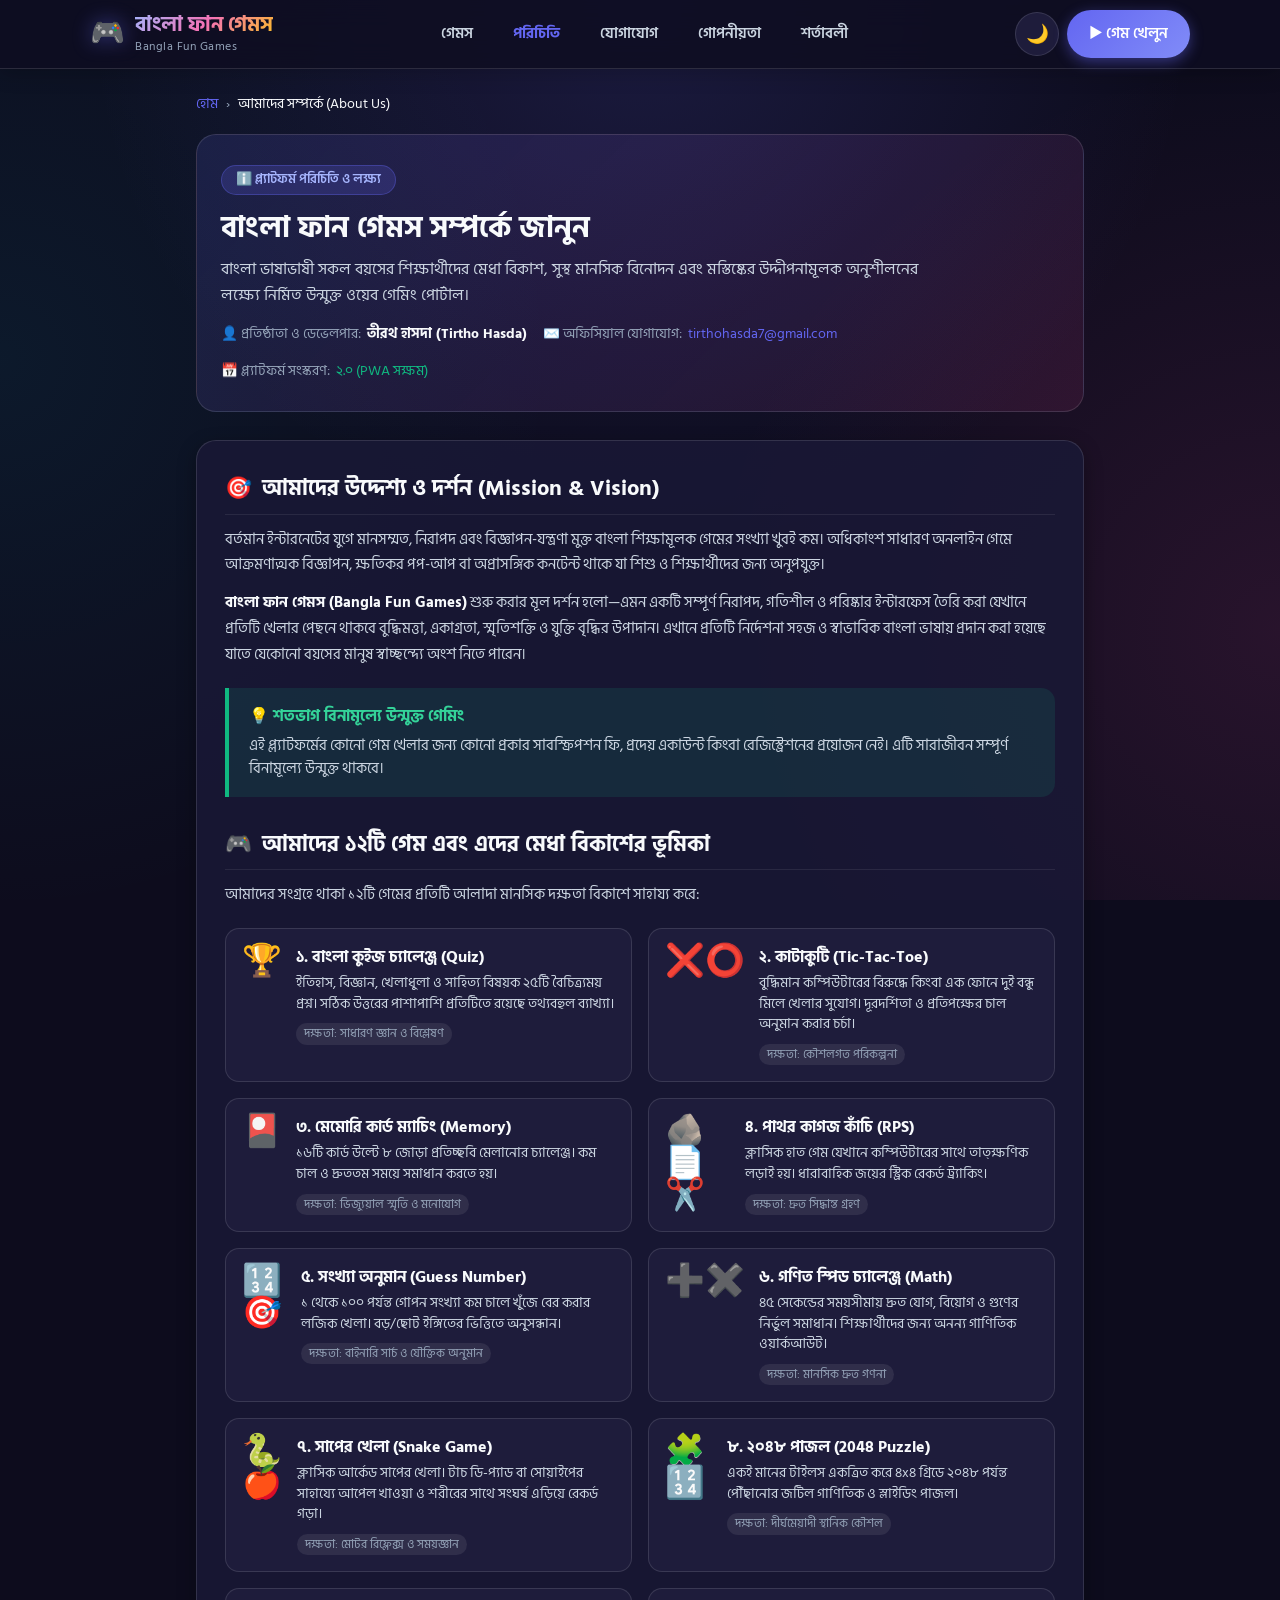
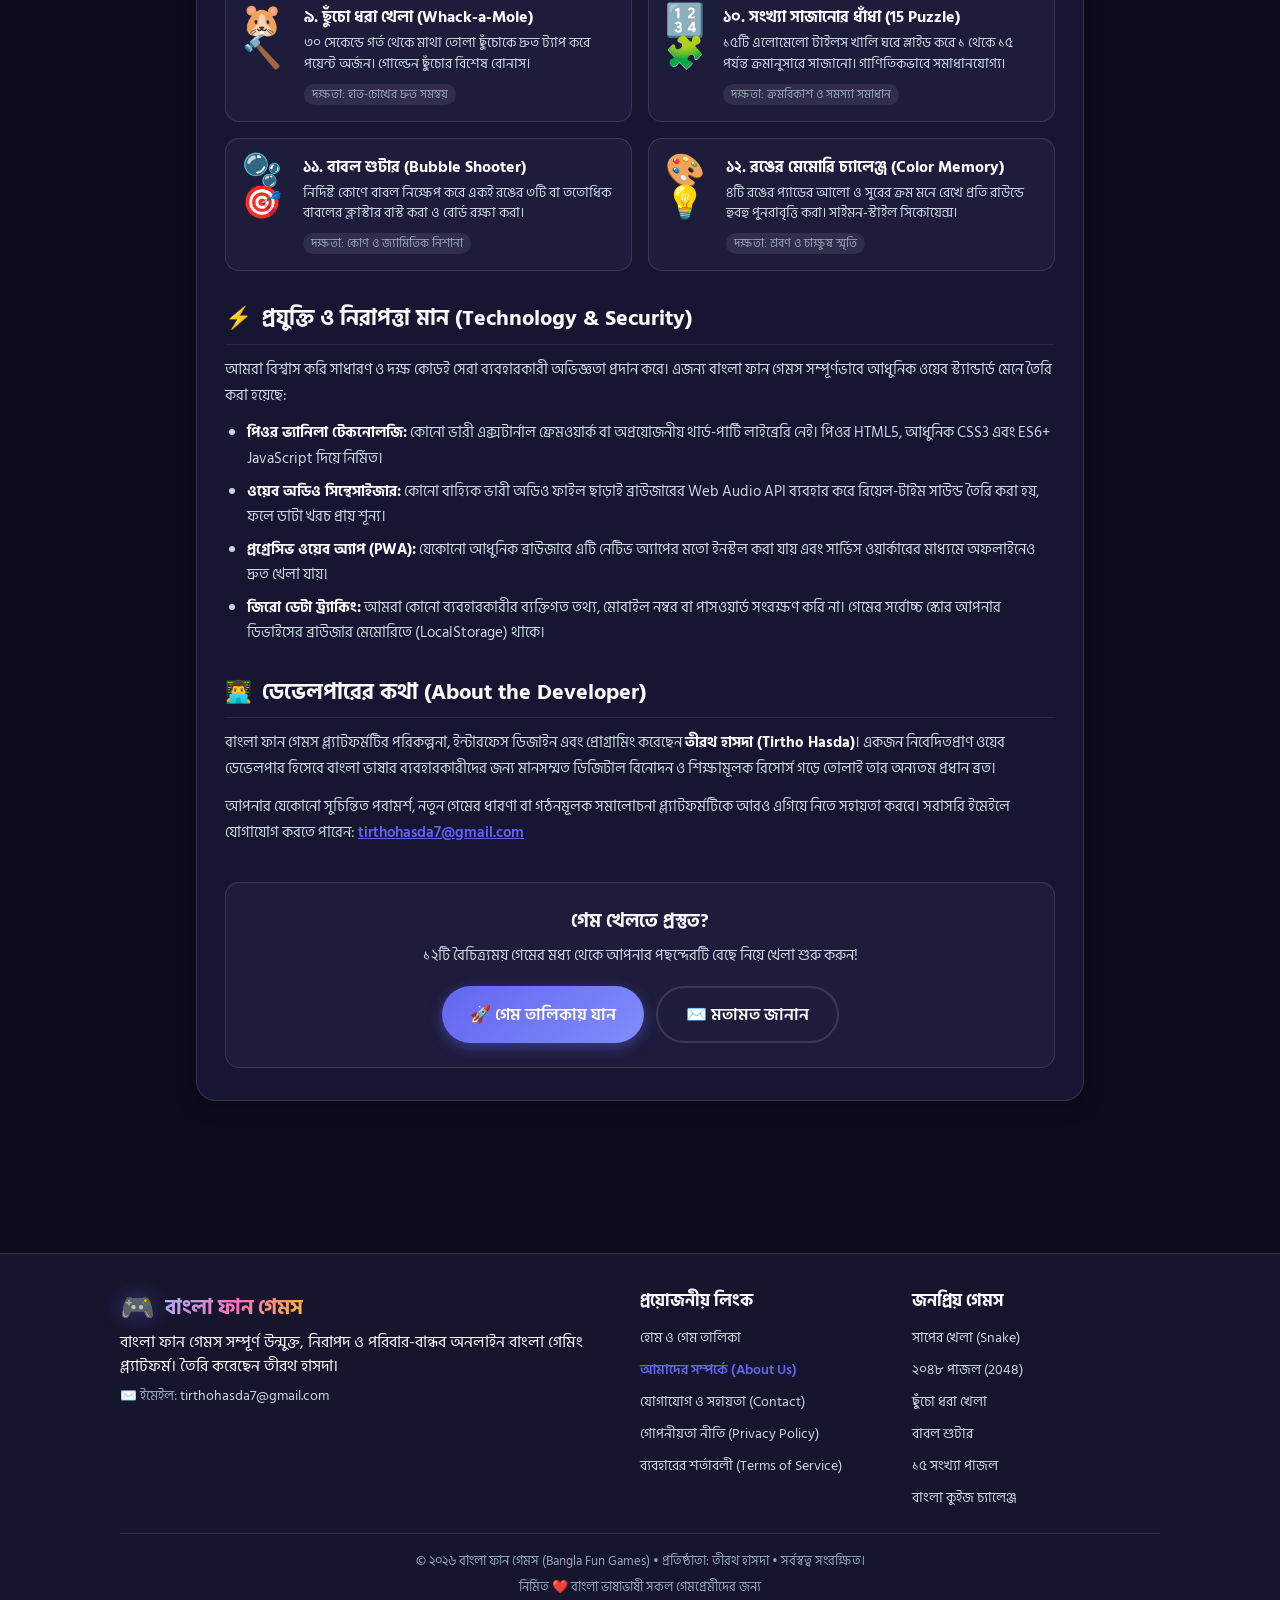
<file: about.html>
<!DOCTYPE html>
<html lang="bn">
<head>
  <meta charset="UTF-8">
  <meta name="viewport" content="width=device-width, initial-scale=1.0, maximum-scale=1.0, user-scalable=no">
  <meta name="description" content="আমাদের সম্পর্কে - বাংলা ফান গেমস (Bangla Fun Games)। জানুন আমাদের লক্ষ্য, ১২টি শিক্ষামূলক ও ব্রেন গেমের বিস্তারিত এবং নির্মাতা তীরথ হাসদার অনুপ্রেরণা।">
  <meta name="theme-color" content="#0d0c1d">
  
  <title>আমাদের সম্পর্কে | বাংলা ফান গেমস (Bangla Fun Games)</title>
  
  <!-- PWA Manifest & Icons -->
  <link rel="manifest" href="manifest.webmanifest">
  <link rel="alternate" type="application/manifest+json" href="manifest.json">
  <link rel="icon" type="image/png" sizes="192x192" href="icons/icon-192.png">
  <link rel="icon" type="image/png" sizes="512x512" href="icons/icon-512.png">
  <link rel="apple-touch-icon" href="icons/icon-192.png">

  <!-- Google AdSense Site Verification -->
  <script async src="https://pagead2.googlesyndication.com/pagead/js/adsbygoogle.js?client=ca-pub-4181684853104737"
     crossorigin="anonymous"></script>
  <link rel="stylesheet" href="style.css">
  <link rel="preconnect" href="https://fonts.googleapis.com">
  <link rel="preconnect" href="https://fonts.gstatic.com" crossorigin>
  <link href="https://fonts.googleapis.com/css2?family=Hind+Siliguri:wght@400;500;600;700;800&display=swap" rel="stylesheet">
</head>
<body>
  <!-- Top Navigation Bar -->
  <header class="navbar" id="top-nav">
    <div class="nav-container">
      <a href="index.html" class="brand" style="text-decoration: none;">
        <span class="brand-icon">🎮</span>
        <div class="brand-text">
          <span class="brand-title">বাংলা ফান গেমস</span>
          <span class="brand-subtitle">Bangla Fun Games</span>
        </div>
      </a>

      <!-- Desktop Nav Links -->
      <nav class="desktop-nav-links">
        <a href="index.html#games-section" class="dnav-link">গেমস</a>
        <a href="about.html" class="dnav-link" style="color: var(--primary); font-weight: 700;">পরিচিতি</a>
        <a href="contact.html" class="dnav-link">যোগাযোগ</a>
        <a href="privacy.html" class="dnav-link">গোপনীয়তা</a>
        <a href="terms.html" class="dnav-link">শর্তাবলী</a>
      </nav>
      
      <!-- Top Action Buttons -->
      <div class="nav-actions">
        <button id="theme-btn" class="icon-btn" aria-label="থিম পরিবর্তন" title="থিম পরিবর্তন" onclick="toggleThemeGlobal()">
          <span id="theme-icon">🌙</span>
        </button>
        <a href="index.html" class="btn btn-primary btn-sm" style="text-decoration: none;">
          <span>▶ গেম খেলুন</span>
        </a>
      </div>
    </div>
  </header>

  <!-- Main Content Wrapper -->
  <main class="content-page-wrapper">
    <!-- Breadcrumb Navigation -->
    <nav class="breadcrumb-nav" aria-label="Breadcrumb">
      <a href="index.html">হোম</a>
      <span>›</span>
      <span style="color: var(--text-primary);">আমাদের সম্পর্কে (About Us)</span>
    </nav>

    <!-- Hero Card -->
    <header class="page-hero-card">
      <span class="page-hero-badge">ℹ️ প্ল্যাটফর্ম পরিচিতি ও লক্ষ্য</span>
      <h1 class="page-hero-title">বাংলা ফান গেমস সম্পর্কে জানুন</h1>
      <p class="page-hero-subtitle">বাংলা ভাষাভাষী সকল বয়সের শিক্ষার্থীদের মেধা বিকাশ, সুস্থ মানসিক বিনোদন এবং মস্তিষ্কের উদ্দীপনামূলক অনুশীলনের লক্ষ্যে নির্মিত উন্মুক্ত ওয়েব গেমিং পোর্টাল।</p>
      <div class="page-meta-row">
        <div class="page-meta-item">
          <span>👤 প্রতিষ্ঠাতা ও ডেভেলপার:</span>
          <strong style="color: var(--text-primary);">তীরথ হাসদা (Tirtho Hasda)</strong>
        </div>
        <div class="page-meta-item">
          <span>✉️ অফিসিয়াল যোগাযোগ:</span>
          <a href="mailto:tirthohasda7@gmail.com" style="color: var(--primary); text-decoration: none;">tirthohasda7@gmail.com</a>
        </div>
        <div class="page-meta-item">
          <span>📅 প্ল্যাটফর্ম সংস্করণ:</span>
          <span style="color: var(--accent);">২.০ (PWA সক্ষম)</span>
        </div>
      </div>
    </header>

    <!-- Main Content Article Card -->
    <article class="content-article-card">
      
      <!-- Section 1: Introduction -->
      <section class="content-section">
        <h2><span>🎯</span> আমাদের উদ্দেশ্য ও দর্শন (Mission & Vision)</h2>
        <p>বর্তমান ইন্টারনেটের যুগে মানসম্মত, নিরাপদ এবং বিজ্ঞাপন-যন্ত্রণা মুক্ত বাংলা শিক্ষামূলক গেমের সংখ্যা খুবই কম। অধিকাংশ সাধারণ অনলাইন গেমে আক্রমণাত্মক বিজ্ঞাপন, ক্ষতিকর পপ-আপ বা অপ্রাসঙ্গিক কনটেন্ট থাকে যা শিশু ও শিক্ষার্থীদের জন্য অনুপযুক্ত।</p>
        <p><strong>বাংলা ফান গেমস (Bangla Fun Games)</strong> শুরু করার মূল দর্শন হলো—এমন একটি সম্পূর্ণ নিরাপদ, গতিশীল ও পরিষ্কার ইন্টারফেস তৈরি করা যেখানে প্রতিটি খেলার পেছনে থাকবে বুদ্ধিমত্তা, একাগ্রতা, স্মৃতিশক্তি ও যুক্তি বৃদ্ধির উপাদান। এখানে প্রতিটি নির্দেশনা সহজ ও স্বাভাবিক বাংলা ভাষায় প্রদান করা হয়েছে যাতে যেকোনো বয়সের মানুষ স্বাচ্ছন্দ্যে অংশ নিতে পারেন।</p>
        
        <div class="highlight-notice-box">
          <h4>💡 শতভাগ বিনামূল্যে উন্মুক্ত গেমিং</h4>
          <p>এই প্ল্যাটফর্মের কোনো গেম খেলার জন্য কোনো প্রকার সাবস্ক্রিপশন ফি, প্রদেয় একাউন্ট কিংবা রেজিস্ট্রেশনের প্রয়োজন নেই। এটি সারাজীবন সম্পূর্ণ বিনামূল্যে উন্মুক্ত থাকবে।</p>
        </div>
      </section>

      <!-- Section 2: The 12 Games Explained -->
      <section class="content-section">
        <h2><span>🎮</span> আমাদের ১২টি গেম এবং এদের মেধা বিকাশের ভূমিকা</h2>
        <p>আমাদের সংগ্রহে থাকা ১২টি গেমের প্রতিটি আলাদা মানসিক দক্ষতা বিকাশে সাহায্য করে:</p>

        <div class="games-overview-grid">
          <!-- Game 1 -->
          <div class="game-overview-item">
            <span class="go-icon">🏆</span>
            <div class="go-info">
              <h4>১. বাংলা কুইজ চ্যালেঞ্জ (Quiz)</h4>
              <p>ইতিহাস, বিজ্ঞান, খেলাধুলা ও সাহিত্য বিষয়ক ২৫টি বৈচিত্র্যময় প্রশ্ন। সঠিক উত্তরের পাশাপাশি প্রতিটিতে রয়েছে তথ্যবহুল ব্যাখ্যা।</p>
              <span class="go-tag">দক্ষতা: সাধারণ জ্ঞান ও বিশ্লেষণ</span>
            </div>
          </div>

          <!-- Game 2 -->
          <div class="game-overview-item">
            <span class="go-icon">❌⭕</span>
            <div class="go-info">
              <h4>২. কাটাকুটি (Tic-Tac-Toe)</h4>
              <p>বুদ্ধিমান কম্পিউটারের বিরুদ্ধে কিংবা এক ফোনে দুই বন্ধু মিলে খেলার সুযোগ। দূরদর্শিতা ও প্রতিপক্ষের চাল অনুমান করার চর্চা।</p>
              <span class="go-tag">দক্ষতা: কৌশলগত পরিকল্পনা</span>
            </div>
          </div>

          <!-- Game 3 -->
          <div class="game-overview-item">
            <span class="go-icon">🎴</span>
            <div class="go-info">
              <h4>৩. মেমোরি কার্ড ম্যাচিং (Memory)</h4>
              <p>১৬টি কার্ড উল্টে ৮ জোড়া প্রতিচ্ছবি মেলানোর চ্যালেঞ্জ। কম চাল ও দ্রুততম সময়ে সমাধান করতে হয়।</p>
              <span class="go-tag">দক্ষতা: ভিজ্যুয়াল স্মৃতি ও মনোযোগ</span>
            </div>
          </div>

          <!-- Game 4 -->
          <div class="game-overview-item">
            <span class="go-icon">🪨📄✂️</span>
            <div class="go-info">
              <h4>৪. পাথর কাগজ কাঁচি (RPS)</h4>
              <p>ক্লাসিক হাত গেম যেখানে কম্পিউটারের সাথে তাত্ক্ষণিক লড়াই হয়। ধারাবাহিক জয়ের স্ট্রিক রেকর্ড ট্র্যাকিং।</p>
              <span class="go-tag">দক্ষতা: দ্রুত সিদ্ধান্ত গ্রহণ</span>
            </div>
          </div>

          <!-- Game 5 -->
          <div class="game-overview-item">
            <span class="go-icon">🔢🎯</span>
            <div class="go-info">
              <h4>৫. সংখ্যা অনুমান (Guess Number)</h4>
              <p>১ থেকে ১০০ পর্যন্ত গোপন সংখ্যা কম চালে খুঁজে বের করার লজিক খেলা। বড়/ছোট ইঙ্গিতের ভিত্তিতে অনুসন্ধান।</p>
              <span class="go-tag">দক্ষতা: বাইনারি সার্চ ও যৌক্তিক অনুমান</span>
            </div>
          </div>

          <!-- Game 6 -->
          <div class="game-overview-item">
            <span class="go-icon">➕✖️</span>
            <div class="go-info">
              <h4>৬. গণিত স্পিড চ্যালেঞ্জ (Math)</h4>
              <p>৪৫ সেকেন্ডের সময়সীমায় দ্রুত যোগ, বিয়োগ ও গুণের নির্ভুল সমাধান। শিক্ষার্থীদের জন্য অনন্য গাণিতিক ওয়ার্কআউট।</p>
              <span class="go-tag">দক্ষতা: মানসিক দ্রুত গণনা</span>
            </div>
          </div>

          <!-- Game 7 -->
          <div class="game-overview-item">
            <span class="go-icon">🐍🍎</span>
            <div class="go-info">
              <h4>৭. সাপের খেলা (Snake Game)</h4>
              <p>ক্লাসিক আর্কেড সাপের খেলা। টাচ ডি-প্যাড বা সোয়াইপের সাহায্যে আপেল খাওয়া ও শরীরের সাথে সংঘর্ষ এড়িয়ে রেকর্ড গড়া।</p>
              <span class="go-tag">দক্ষতা: মোটর রিফ্লেক্স ও সময়জ্ঞান</span>
            </div>
          </div>

          <!-- Game 8 -->
          <div class="game-overview-item">
            <span class="go-icon">🧩🔢</span>
            <div class="go-info">
              <h4>৮. ২০৪৮ পাজল (2048 Puzzle)</h4>
              <p>একই মানের টাইলস একত্রিত করে ৪x৪ গ্রিডে ২০৪৮ পর্যন্ত পৌঁছানোর জটিল গাণিতিক ও স্লাইডিং পাজল।</p>
              <span class="go-tag">দক্ষতা: দীর্ঘমেয়াদী স্থানিক কৌশল</span>
            </div>
          </div>

          <!-- Game 9 -->
          <div class="game-overview-item">
            <span class="go-icon">🐹🔨</span>
            <div class="go-info">
              <h4>৯. ছুঁচো ধরা খেলা (Whack-a-Mole)</h4>
              <p>৩০ সেকেন্ডে গর্ত থেকে মাথা তোলা ছুঁচোকে দ্রুত ট্যাপ করে পয়েন্ট অর্জন। গোল্ডেন ছুঁচোর বিশেষ বোনাস।</p>
              <span class="go-tag">দক্ষতা: হাত-চোখের দ্রুত সমন্বয়</span>
            </div>
          </div>

          <!-- Game 10 -->
          <div class="game-overview-item">
            <span class="go-icon">🔢🧩</span>
            <div class="go-info">
              <h4>১০. সংখ্যা সাজানোর ধাঁধা (15 Puzzle)</h4>
              <p>১৫টি এলোমেলো টাইলস খালি ঘরে স্লাইড করে ১ থেকে ১৫ পর্যন্ত ক্রমানুসারে সাজানো। গাণিতিকভাবে সমাধানযোগ্য।</p>
              <span class="go-tag">দক্ষতা: ক্রমবিকাশ ও সমস্যা সমাধান</span>
            </div>
          </div>

          <!-- Game 11 -->
          <div class="game-overview-item">
            <span class="go-icon">🫧🎯</span>
            <div class="go-info">
              <h4>১১. বাবল শুটার (Bubble Shooter)</h4>
              <p>নির্দিষ্ট কোণে বাবল নিক্ষেপ করে একই রঙের ৩টি বা ততোধিক বাবলের ক্লাস্টার বাস্ট করা ও বোর্ড রক্ষা করা।</p>
              <span class="go-tag">দক্ষতা: কোণ ও জ্যামিতিক নিশানা</span>
            </div>
          </div>

          <!-- Game 12 -->
          <div class="game-overview-item">
            <span class="go-icon">🎨💡</span>
            <div class="go-info">
              <h4>১২. রঙের মেমোরি চ্যালেঞ্জ (Color Memory)</h4>
              <p>৪টি রঙের প্যাডের আলো ও সুরের ক্রম মনে রেখে প্রতি রাউন্ডে হুবহু পুনরাবৃত্তি করা। সাইমন-স্টাইল সিকোয়েন্স।</p>
              <span class="go-tag">দক্ষতা: শ্রবণ ও চাক্ষুষ স্মৃতি</span>
            </div>
          </div>
        </div>
      </section>

      <!-- Section 3: Technical Architecture -->
      <section class="content-section">
        <h2><span>⚡</span> প্রযুক্তি ও নিরাপত্তা মান (Technology & Security)</h2>
        <p>আমরা বিশ্বাস করি সাধারণ ও দক্ষ কোডই সেরা ব্যবহারকারী অভিজ্ঞতা প্রদান করে। এজন্য বাংলা ফান গেমস সম্পূর্ণভাবে আধুনিক ওয়েব স্ট্যান্ডার্ড মেনে তৈরি করা হয়েছে:</p>
        <ul>
          <li><strong>পিওর ভ্যানিলা টেকনোলজি:</strong> কোনো ভারী এক্সটার্নাল ফ্রেমওয়ার্ক বা অপ্রয়োজনীয় থার্ড-পার্টি লাইব্রেরি নেই। পিওর HTML5, আধুনিক CSS3 এবং ES6+ JavaScript দিয়ে নির্মিত।</li>
          <li><strong>ওয়েব অডিও সিন্থেসাইজার:</strong> কোনো বাহ্যিক ভারী অডিও ফাইল ছাড়াই ব্রাউজারের Web Audio API ব্যবহার করে রিয়েল-টাইম সাউন্ড তৈরি করা হয়, ফলে ডাটা খরচ প্রায় শূন্য।</li>
          <li><strong>প্রগ্রেসিভ ওয়েব অ্যাপ (PWA):</strong> যেকোনো আধুনিক ব্রাউজারে এটি নেটিভ অ্যাপের মতো ইনস্টল করা যায় এবং সার্ভিস ওয়ার্কারের মাধ্যমে অফলাইনেও দ্রুত খেলা যায়।</li>
          <li><strong>জিরো ডেটা ট্র্যাকিং:</strong> আমরা কোনো ব্যবহারকারীর ব্যক্তিগত তথ্য, মোবাইল নম্বর বা পাসওয়ার্ড সংরক্ষণ করি না। গেমের সর্বোচ্চ স্কোর আপনার ডিভাইসের ব্রাউজার মেমোরিতে (LocalStorage) থাকে।</li>
        </ul>
      </section>

      <!-- Section 4: Developer Story -->
      <section class="content-section">
        <h2><span>👨‍💻</span> ডেভেলপারের কথা (About the Developer)</h2>
        <p>বাংলা ফান গেমস প্ল্যাটফর্মটির পরিকল্পনা, ইন্টারফেস ডিজাইন এবং প্রোগ্রামিং করেছেন <strong>তীরথ হাসদা (Tirtho Hasda)</strong>। একজন নিবেদিতপ্রাণ ওয়েব ডেভেলপার হিসেবে বাংলা ভাষার ব্যবহারকারীদের জন্য মানসম্মত ডিজিটাল বিনোদন ও শিক্ষামূলক রিসোর্স গড়ে তোলাই তার অন্যতম প্রধান ব্রত।</p>
        <p>আপনার যেকোনো সুচিন্তিত পরামর্শ, নতুন গেমের ধারণা বা গঠনমূলক সমালোচনা প্ল্যাটফর্মটিকে আরও এগিয়ে নিতে সহায়তা করবে। সরাসরি ইমেইলে যোগাযোগ করতে পারেন: <a href="mailto:tirthohasda7@gmail.com" style="color: var(--primary); font-weight: 600;">tirthohasda7@gmail.com</a></p>
      </section>

      <!-- Call to Action Banner -->
      <div style="text-align: center; margin-top: 36px; padding: 24px; background: var(--bg-surface); border-radius: var(--radius-md); border: 1px solid var(--border-color);">
        <h3 style="color: var(--text-primary); margin-bottom: 10px;">গেম খেলতে প্রস্তুত?</h3>
        <p style="color: var(--text-secondary); margin-bottom: 18px; font-size: 0.95rem;">১২টি বৈচিত্র্যময় গেমের মধ্য থেকে আপনার পছন্দেরটি বেছে নিয়ে খেলা শুরু করুন!</p>
        <div style="display: flex; gap: 12px; justify-content: center; flex-wrap: wrap;">
          <a href="index.html#games-section" class="btn btn-primary btn-large" style="text-decoration: none;">
            <span>🚀 গেম তালিকায় যান</span>
          </a>
          <a href="contact.html" class="btn btn-outline btn-large" style="text-decoration: none;">
            <span>✉️ মতামত জানান</span>
          </a>
        </div>
      </div>

    </article>
  </main>

  <!-- Footer -->
  <footer class="app-footer">
    <div class="footer-container">
      <div class="footer-brand-col">
        <div class="brand">
          <span class="brand-icon">🎮</span>
          <span class="brand-title">বাংলা ফান গেমস</span>
        </div>
        <p class="footer-about">বাংলা ফান গেমস সম্পূর্ণ উন্মুক্ত, নিরাপদ ও পরিবার-বান্ধব অনলাইন বাংলা গেমিং প্ল্যাটফর্ম। তৈরি করেছেন তীরথ হাসদা।</p>
        <p style="font-size: 0.85rem; color: var(--text-muted); margin-top: 8px;">
          ✉️ ইমেইল: <a href="mailto:tirthohasda7@gmail.com" style="color: var(--text-secondary); text-decoration: none;">tirthohasda7@gmail.com</a>
        </p>
      </div>

      <div class="footer-col">
        <h4 class="footer-heading">প্রয়োজনীয় লিংক</h4>
        <ul class="footer-links">
          <li><a href="index.html">হোম ও গেম তালিকা</a></li>
          <li><a href="about.html" style="color: var(--primary); font-weight: 600;">আমাদের সম্পর্কে (About Us)</a></li>
          <li><a href="contact.html">যোগাযোগ ও সহায়তা (Contact)</a></li>
          <li><a href="privacy.html">গোপনীয়তা নীতি (Privacy Policy)</a></li>
          <li><a href="terms.html">ব্যবহারের শর্তাবলী (Terms of Service)</a></li>
        </ul>
      </div>

      <div class="footer-col">
        <h4 class="footer-heading">জনপ্রিয় গেমস</h4>
        <ul class="footer-links">
          <li><a href="index.html">সাপের খেলা (Snake)</a></li>
          <li><a href="index.html">২০৪৮ পাজল (2048)</a></li>
          <li><a href="index.html">ছুঁচো ধরা খেলা</a></li>
          <li><a href="index.html">বাবল শুটার</a></li>
          <li><a href="index.html">১৫ সংখ্যা পাজল</a></li>
          <li><a href="index.html">বাংলা কুইজ চ্যালেঞ্জ</a></li>
        </ul>
      </div>
    </div>

    <div class="footer-bottom">
      <p>© ২০২৬ বাংলা ফান গেমস (Bangla Fun Games) • প্রতিষ্ঠাতা: তীরথ হাসদা • সর্বস্বত্ব সংরক্ষিত।</p>
      <p class="footer-made-with">নির্মিত ❤️ বাংলা ভাষাভাষী সকল গেমপ্রেমীদের জন্য</p>
    </div>
  </footer>

  <script>
    // Theme initialization
    function initTheme() {
      const savedTheme = localStorage.getItem('bangla_games_theme') || 'dark';
      document.body.classList.toggle('light-theme', savedTheme === 'light');
      const icon = document.getElementById('theme-icon');
      if (icon) icon.textContent = savedTheme === 'light' ? '☀️' : '🌙';
    }
    function toggleThemeGlobal() {
      const isLight = document.body.classList.toggle('light-theme');
      localStorage.setItem('bangla_games_theme', isLight ? 'light' : 'dark');
      const icon = document.getElementById('theme-icon');
      if (icon) icon.textContent = isLight ? '☀️' : '🌙';
    }
    initTheme();
  </script>
</body>
</html>
</file>
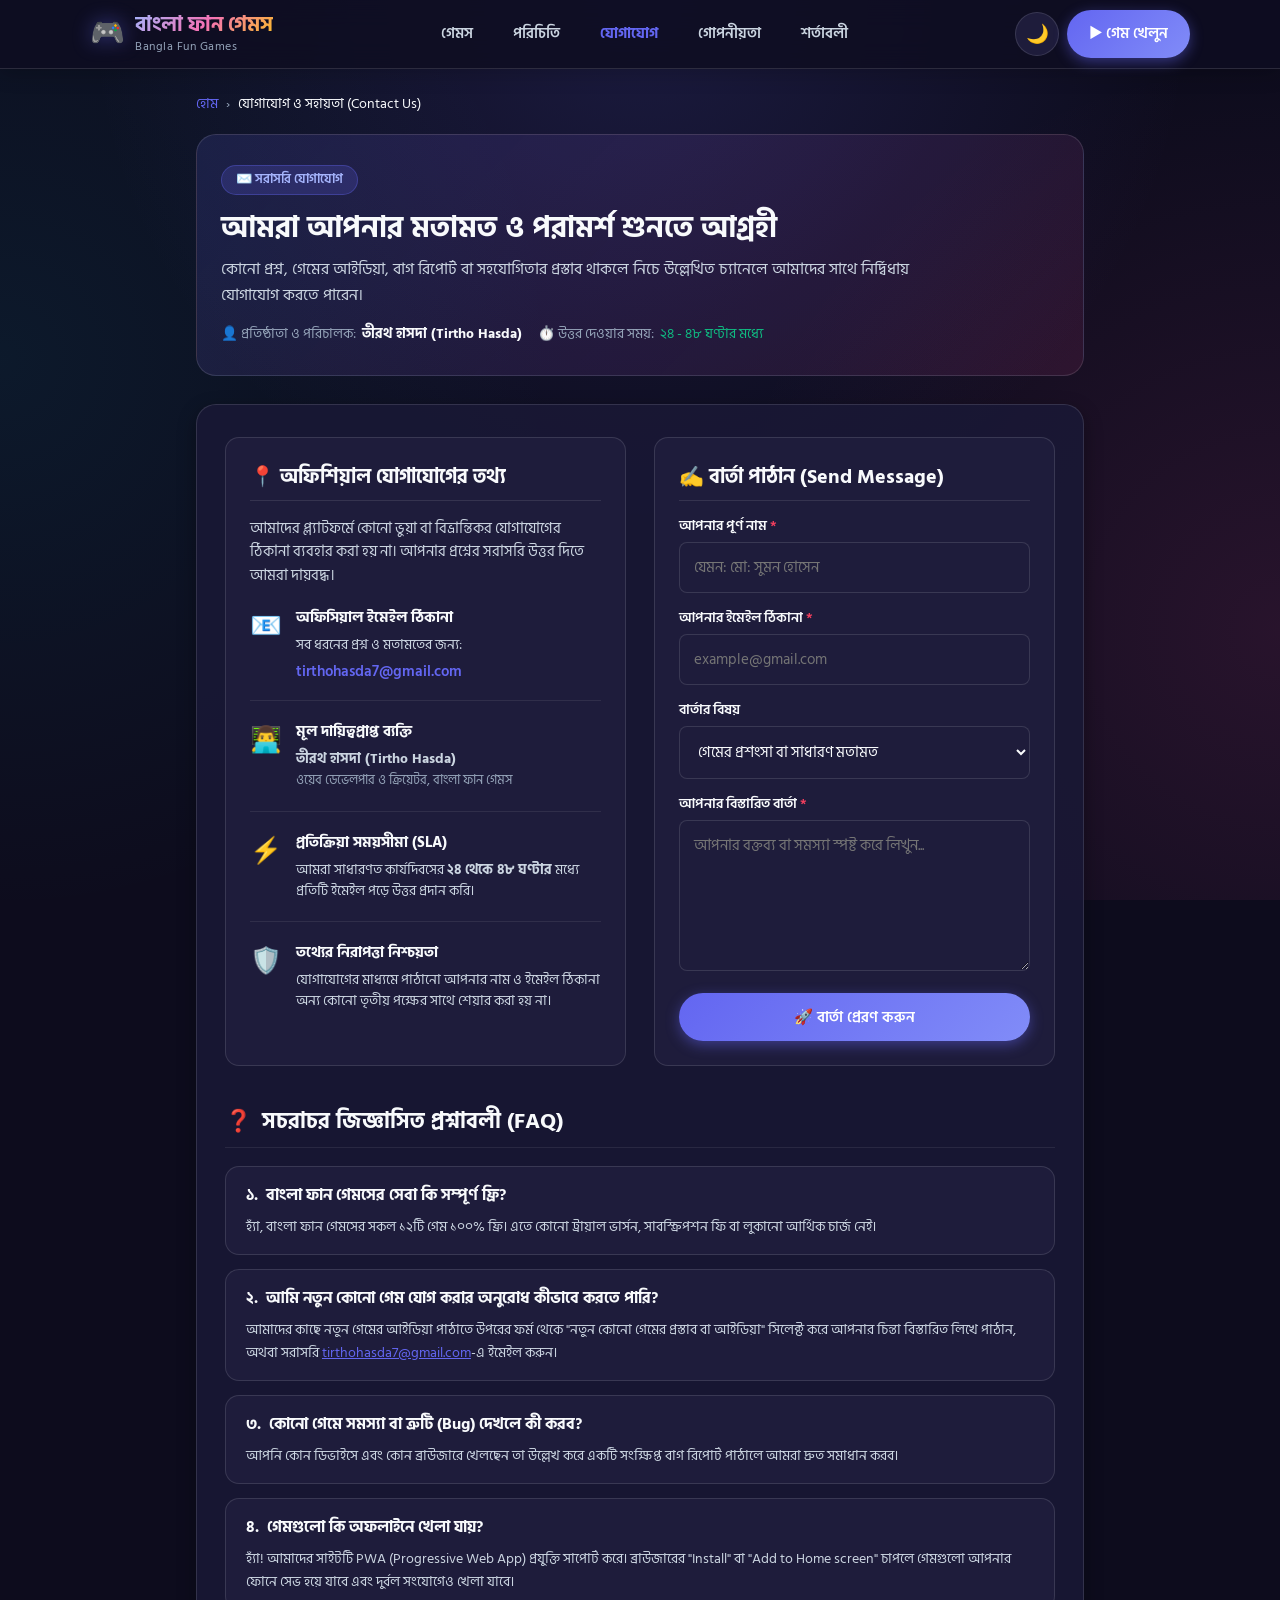
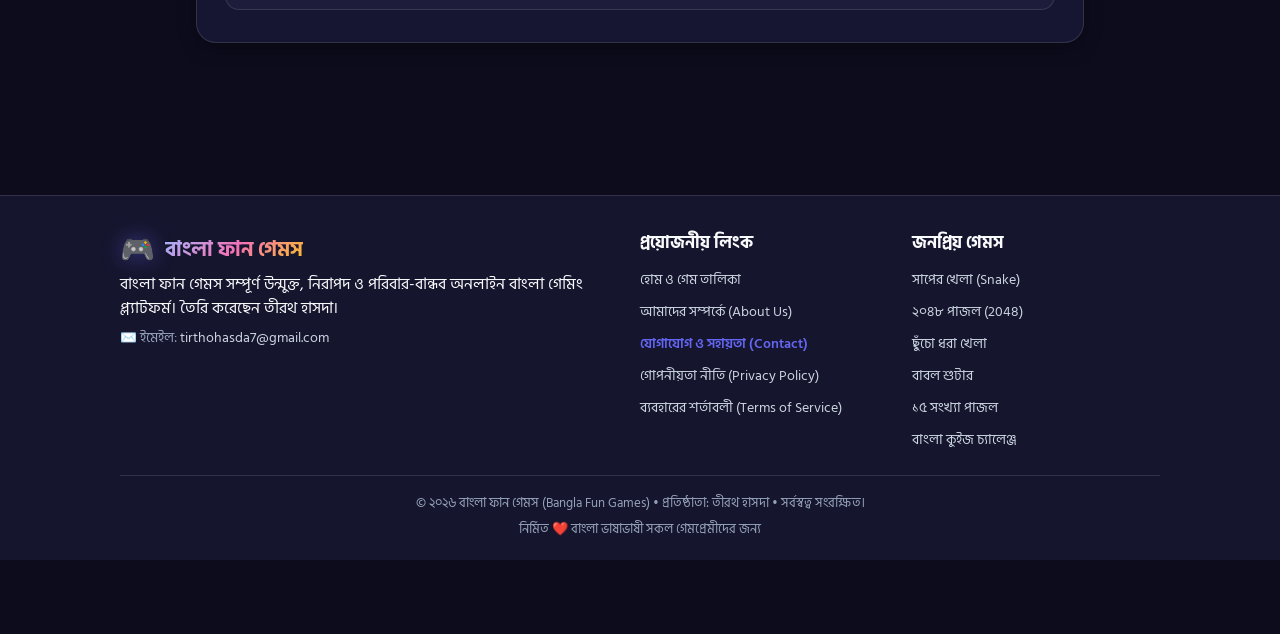
<file: contact.html>
<!DOCTYPE html>
<html lang="bn">
<head>
  <meta charset="UTF-8">
  <meta name="viewport" content="width=device-width, initial-scale=1.0, maximum-scale=1.0, user-scalable=no">
  <meta name="description" content="যোগাযোগ ও সহায়তা - বাংলা ফান গেমস (Bangla Fun Games)। আপনার মূল্যবান মতামত, পরামর্শ বা ত্রুটি রিপোর্ট করতে সরাসরি তীরথ হাসদার সাথে যোগাযোগ করুন: tirthohasda7@gmail.com">
  <meta name="theme-color" content="#0d0c1d">
  
  <title>যোগাযোগ ও মতামত | বাংলা ফান গেমস (Bangla Fun Games)</title>
  
  <!-- PWA Manifest & Icons -->
  <link rel="manifest" href="manifest.webmanifest">
  <link rel="alternate" type="application/manifest+json" href="manifest.json">
  <link rel="icon" type="image/png" sizes="192x192" href="icons/icon-192.png">
  <link rel="icon" type="image/png" sizes="512x512" href="icons/icon-512.png">
  <link rel="apple-touch-icon" href="icons/icon-192.png">

  <!-- Google AdSense Site Verification -->
  <script async src="https://pagead2.googlesyndication.com/pagead/js/adsbygoogle.js?client=ca-pub-4181684853104737"
     crossorigin="anonymous"></script>
  <link rel="stylesheet" href="style.css">
  <link rel="preconnect" href="https://fonts.googleapis.com">
  <link rel="preconnect" href="https://fonts.gstatic.com" crossorigin>
  <link href="https://fonts.googleapis.com/css2?family=Hind+Siliguri:wght@400;500;600;700;800&display=swap" rel="stylesheet">
</head>
<body>
  <!-- Top Navigation Bar -->
  <header class="navbar" id="top-nav">
    <div class="nav-container">
      <a href="index.html" class="brand" style="text-decoration: none;">
        <span class="brand-icon">🎮</span>
        <div class="brand-text">
          <span class="brand-title">বাংলা ফান গেমস</span>
          <span class="brand-subtitle">Bangla Fun Games</span>
        </div>
      </a>

      <!-- Desktop Nav Links -->
      <nav class="desktop-nav-links">
        <a href="index.html#games-section" class="dnav-link">গেমস</a>
        <a href="about.html" class="dnav-link">পরিচিতি</a>
        <a href="contact.html" class="dnav-link" style="color: var(--primary); font-weight: 700;">যোগাযোগ</a>
        <a href="privacy.html" class="dnav-link">গোপনীয়তা</a>
        <a href="terms.html" class="dnav-link">শর্তাবলী</a>
      </nav>
      
      <!-- Top Action Buttons -->
      <div class="nav-actions">
        <button id="theme-btn" class="icon-btn" aria-label="থিম পরিবর্তন" title="থিম পরিবর্তন" onclick="toggleThemeGlobal()">
          <span id="theme-icon">🌙</span>
        </button>
        <a href="index.html" class="btn btn-primary btn-sm" style="text-decoration: none;">
          <span>▶ গেম খেলুন</span>
        </a>
      </div>
    </div>
  </header>

  <!-- Main Content Wrapper -->
  <main class="content-page-wrapper">
    <!-- Breadcrumb Navigation -->
    <nav class="breadcrumb-nav" aria-label="Breadcrumb">
      <a href="index.html">হোম</a>
      <span>›</span>
      <span style="color: var(--text-primary);">যোগাযোগ ও সহায়তা (Contact Us)</span>
    </nav>

    <!-- Hero Card -->
    <header class="page-hero-card">
      <span class="page-hero-badge">✉️ সরাসরি যোগাযোগ</span>
      <h1 class="page-hero-title">আমরা আপনার মতামত ও পরামর্শ শুনতে আগ্রহী</h1>
      <p class="page-hero-subtitle">কোনো প্রশ্ন, গেমের আইডিয়া, বাগ রিপোর্ট বা সহযোগিতার প্রস্তাব থাকলে নিচে উল্লেখিত চ্যানেলে আমাদের সাথে নির্দ্বিধায় যোগাযোগ করতে পারেন।</p>
      <div class="page-meta-row">
        <div class="page-meta-item">
          <span>👤 প্রতিষ্ঠাতা ও পরিচালক:</span>
          <strong style="color: var(--text-primary);">তীরথ হাসদা (Tirtho Hasda)</strong>
        </div>
        <div class="page-meta-item">
          <span>⏱️ উত্তর দেওয়ার সময়:</span>
          <span style="color: var(--accent);">২৪ - ৪৮ ঘণ্টার মধ্যে</span>
        </div>
      </div>
    </header>

    <!-- Main Content Grid -->
    <article class="content-article-card">
      
      <div class="contact-split-grid">
        
        <!-- Left: Official Contact Details -->
        <div class="contact-info-card">
          <h2 style="font-size: 1.25rem; font-weight: 700; color: var(--text-primary); margin-bottom: 16px; border-bottom: 1px solid rgba(255, 255, 255, 0.1); padding-bottom: 8px;">
            <span>📍</span> অফিশিয়াল যোগাযোগের তথ্য
          </h2>
          <p style="font-size: 0.92rem; color: var(--text-secondary); line-height: 1.6; margin-bottom: 20px;">
            আমাদের প্ল্যাটফর্মে কোনো ভুয়া বা বিভ্রান্তিকর যোগাযোগের ঠিকানা ব্যবহার করা হয় না। আপনার প্রশ্নের সরাসরি উত্তর দিতে আমরা দায়বদ্ধ।
          </p>

          <div class="contact-direct-item">
            <span class="cdi-icon">📧</span>
            <div class="cdi-text">
              <h4>অফিসিয়াল ইমেইল ঠিকানা</h4>
              <p>সব ধরনের প্রশ্ন ও মতামতের জন্য:</p>
              <a href="mailto:tirthohasda7@gmail.com" class="cdi-link">tirthohasda7@gmail.com</a>
            </div>
          </div>

          <div class="contact-direct-item">
            <span class="cdi-icon">👨‍💻</span>
            <div class="cdi-text">
              <h4>মূল দায়িত্বপ্রাপ্ত ব্যক্তি</h4>
              <p><strong>তীরথ হাসদা (Tirtho Hasda)</strong><br>
              <span style="font-size: 0.82rem; color: var(--text-muted);">ওয়েব ডেভেলপার ও ক্রিয়েটর, বাংলা ফান গেমস</span></p>
            </div>
          </div>

          <div class="contact-direct-item">
            <span class="cdi-icon">⚡</span>
            <div class="cdi-text">
              <h4>প্রতিক্রিয়া সময়সীমা (SLA)</h4>
              <p>আমরা সাধারণত কার্যদিবসের <strong>২৪ থেকে ৪৮ ঘণ্টার</strong> মধ্যে প্রতিটি ইমেইল পড়ে উত্তর প্রদান করি।</p>
            </div>
          </div>

          <div class="contact-direct-item">
            <span class="cdi-icon">🛡️</span>
            <div class="cdi-text">
              <h4>তথ্যের নিরাপত্তা নিশ্চয়তা</h4>
              <p>যোগাযোগের মাধ্যমে পাঠানো আপনার নাম ও ইমেইল ঠিকানা অন্য কোনো তৃতীয় পক্ষের সাথে শেয়ার করা হয় না।</p>
            </div>
          </div>

        </div>

        <!-- Right: Interactive Contact Form -->
        <div class="contact-form-wrapper" style="background: var(--bg-surface); border: 1px solid var(--border-color); border-radius: var(--radius-md); padding: 24px;">
          <h2 style="font-size: 1.25rem; font-weight: 700; color: var(--text-primary); margin-bottom: 14px; border-bottom: 1px solid rgba(255, 255, 255, 0.1); padding-bottom: 8px;">
            <span>✍️</span> বার্তা পাঠান (Send Message)
          </h2>
          
          <form id="standalone-contact-form" onsubmit="handleStandaloneContact(event)">
            <div class="form-group">
              <label for="c-name">আপনার পূর্ণ নাম <span class="required">*</span></label>
              <input type="text" id="c-name" placeholder="যেমন: মো: সুমন হোসেন" required>
            </div>

            <div class="form-group">
              <label for="c-email">আপনার ইমেইল ঠিকানা <span class="required">*</span></label>
              <input type="email" id="c-email" placeholder="example@gmail.com" required>
            </div>

            <div class="form-group">
              <label for="c-subject">বার্তার বিষয়</label>
              <select id="c-subject">
                <option value="গেমের প্রশংসা বা সাধারণ মতামত">গেমের প্রশংসা বা সাধারণ মতামত</option>
                <option value="কোনো ত্রুটি বা বাগ রিপোর্ট">কোনো ত্রুটি বা বাগ রিপোর্ট</option>
                <option value="নতুন কোনো গেমের প্রস্তাব বা আইডিয়া">নতুন কোনো গেমের প্রস্তাব বা আইডিয়া</option>
                <option value="কপিরাইট বা নীতিমালা সংক্রান্ত">কপিরাইট বা নীতিমালা সংক্রান্ত</option>
                <option value="অন্যান্য জিজ্ঞাসা">অন্যান্য জিজ্ঞাসা</option>
              </select>
            </div>

            <div class="form-group">
              <label for="c-message">আপনার বিস্তারিত বার্তা <span class="required">*</span></label>
              <textarea id="c-message" rows="5" placeholder="আপনার বক্তব্য বা সমস্যা স্পষ্ট করে লিখুন..." required></textarea>
            </div>

            <button type="submit" class="btn btn-primary btn-block" style="margin-top: 8px;">
              <span>🚀 বার্তা প্রেরণ করুন</span>
            </button>
          </form>

          <!-- Success Box -->
          <div id="c-success-box" class="contact-success-box" style="display: none;">
            <span class="success-icon">🎉</span>
            <h4>ধন্যবাদ! বার্তাটি প্রস্তুত হয়েছে।</h4>
            <p>আপনার বার্তাটির একটি কপি আপনার ডিফল্ট ইমেইল অ্যাপ দিয়ে পাঠাতে নিচের বাটনে ট্যাপ করতে পারেন অথবা আমরা শীঘ্রই আপনার সাথে যোগাযোগ করব।</p>
            <div style="display: flex; gap: 8px; justify-content: center; flex-wrap: wrap;">
              <a id="c-mailto-link" href="#" class="btn btn-accent btn-sm" style="text-decoration: none;">
                <span>📧 সরাসরি ইমেইলে পাঠান</span>
              </a>
              <button class="btn btn-outline btn-sm" onclick="resetStandaloneForm()">
                <span>নতুন বার্তা লিখুন</span>
              </button>
            </div>
          </div>
        </div>

      </div>

      <!-- Section: Frequently Asked Questions (FAQ) -->
      <section class="content-section" style="margin-top: 40px;">
        <h2><span>❓</span> সচরাচর জিজ্ঞাসিত প্রশ্নাবলী (FAQ)</h2>
        
        <div class="faq-card-list">
          <div class="faq-card">
            <h4><span>১.</span> বাংলা ফান গেমসের সেবা কি সম্পূর্ণ ফ্রি?</h4>
            <p>হ্যাঁ, বাংলা ফান গেমসের সকল ১২টি গেম ১০০% ফ্রি। এতে কোনো ট্রায়াল ভার্সন, সাবস্ক্রিপশন ফি বা লুকানো আর্থিক চার্জ নেই।</p>
          </div>

          <div class="faq-card">
            <h4><span>২.</span> আমি নতুন কোনো গেম যোগ করার অনুরোধ কীভাবে করতে পারি?</h4>
            <p>আমাদের কাছে নতুন গেমের আইডিয়া পাঠাতে উপরের ফর্ম থেকে "নতুন কোনো গেমের প্রস্তাব বা আইডিয়া" সিলেক্ট করে আপনার চিন্তা বিস্তারিত লিখে পাঠান, অথবা সরাসরি <a href="mailto:tirthohasda7@gmail.com" style="color: var(--primary);">tirthohasda7@gmail.com</a>-এ ইমেইল করুন।</p>
          </div>

          <div class="faq-card">
            <h4><span>৩.</span> কোনো গেমে সমস্যা বা ত্রুটি (Bug) দেখলে কী করব?</h4>
            <p>আপনি কোন ডিভাইসে এবং কোন ব্রাউজারে খেলছেন তা উল্লেখ করে একটি সংক্ষিপ্ত বাগ রিপোর্ট পাঠালে আমরা দ্রুত সমাধান করব।</p>
          </div>

          <div class="faq-card">
            <h4><span>৪.</span> গেমগুলো কি অফলাইনে খেলা যায়?</h4>
            <p>হ্যাঁ! আমাদের সাইটটি PWA (Progressive Web App) প্রযুক্তি সাপোর্ট করে। ব্রাউজারের "Install" বা "Add to Home screen" চাপলে গেমগুলো আপনার ফোনে সেভ হয়ে যাবে এবং দুর্বল সংযোগেও খেলা যাবে।</p>
          </div>
        </div>
      </section>

    </article>
  </main>

  <!-- Footer -->
  <footer class="app-footer">
    <div class="footer-container">
      <div class="footer-brand-col">
        <div class="brand">
          <span class="brand-icon">🎮</span>
          <span class="brand-title">বাংলা ফান গেমস</span>
        </div>
        <p class="footer-about">বাংলা ফান গেমস সম্পূর্ণ উন্মুক্ত, নিরাপদ ও পরিবার-বান্ধব অনলাইন বাংলা গেমিং প্ল্যাটফর্ম। তৈরি করেছেন তীরথ হাসদা।</p>
        <p style="font-size: 0.85rem; color: var(--text-muted); margin-top: 8px;">
          ✉️ ইমেইল: <a href="mailto:tirthohasda7@gmail.com" style="color: var(--text-secondary); text-decoration: none;">tirthohasda7@gmail.com</a>
        </p>
      </div>

      <div class="footer-col">
        <h4 class="footer-heading">প্রয়োজনীয় লিংক</h4>
        <ul class="footer-links">
          <li><a href="index.html">হোম ও গেম তালিকা</a></li>
          <li><a href="about.html">আমাদের সম্পর্কে (About Us)</a></li>
          <li><a href="contact.html" style="color: var(--primary); font-weight: 600;">যোগাযোগ ও সহায়তা (Contact)</a></li>
          <li><a href="privacy.html">গোপনীয়তা নীতি (Privacy Policy)</a></li>
          <li><a href="terms.html">ব্যবহারের শর্তাবলী (Terms of Service)</a></li>
        </ul>
      </div>

      <div class="footer-col">
        <h4 class="footer-heading">জনপ্রিয় গেমস</h4>
        <ul class="footer-links">
          <li><a href="index.html">সাপের খেলা (Snake)</a></li>
          <li><a href="index.html">২০৪৮ পাজল (2048)</a></li>
          <li><a href="index.html">ছুঁচো ধরা খেলা</a></li>
          <li><a href="index.html">বাবল শুটার</a></li>
          <li><a href="index.html">১৫ সংখ্যা পাজল</a></li>
          <li><a href="index.html">বাংলা কুইজ চ্যালেঞ্জ</a></li>
        </ul>
      </div>
    </div>

    <div class="footer-bottom">
      <p>© ২০২৬ বাংলা ফান গেমস (Bangla Fun Games) • প্রতিষ্ঠাতা: তীরথ হাসদা • সর্বস্বত্ব সংরক্ষিত।</p>
      <p class="footer-made-with">নির্মিত ❤️ বাংলা ভাষাভাষী সকল গেমপ্রেমীদের জন্য</p>
    </div>
  </footer>

  <script>
    // Theme initialization
    function initTheme() {
      const savedTheme = localStorage.getItem('bangla_games_theme') || 'dark';
      document.body.classList.toggle('light-theme', savedTheme === 'light');
      const icon = document.getElementById('theme-icon');
      if (icon) icon.textContent = savedTheme === 'light' ? '☀️' : '🌙';
    }
    function toggleThemeGlobal() {
      const isLight = document.body.classList.toggle('light-theme');
      localStorage.setItem('bangla_games_theme', isLight ? 'light' : 'dark');
      const icon = document.getElementById('theme-icon');
      if (icon) icon.textContent = isLight ? '☀️' : '🌙';
    }
    initTheme();

    // Form submission
    function handleStandaloneContact(e) {
      e.preventDefault();
      const name = document.getElementById('c-name').value.trim();
      const email = document.getElementById('c-email').value.trim();
      const subject = document.getElementById('c-subject').value;
      const message = document.getElementById('c-message').value.trim();
      
      const form = document.getElementById('standalone-contact-form');
      const successBox = document.getElementById('c-success-box');
      const mailtoLink = document.getElementById('c-mailto-link');

      // Create mailto fallback link
      const mailtoUrl = `mailto:tirthohasda7@gmail.com?subject=${encodeURIComponent('[Bangla Fun Games] ' + subject)}&body=${encodeURIComponent('প্রেরক: ' + name + ' (' + email + ')\n\nবার্তা:\n' + message)}`;
      mailtoLink.href = mailtoUrl;

      form.style.display = 'none';
      successBox.style.display = 'block';
    }

    function resetStandaloneForm() {
      const form = document.getElementById('standalone-contact-form');
      const successBox = document.getElementById('c-success-box');
      form.reset();
      form.style.display = 'block';
      successBox.style.display = 'none';
    }
  </script>
</body>
</html>
</file>
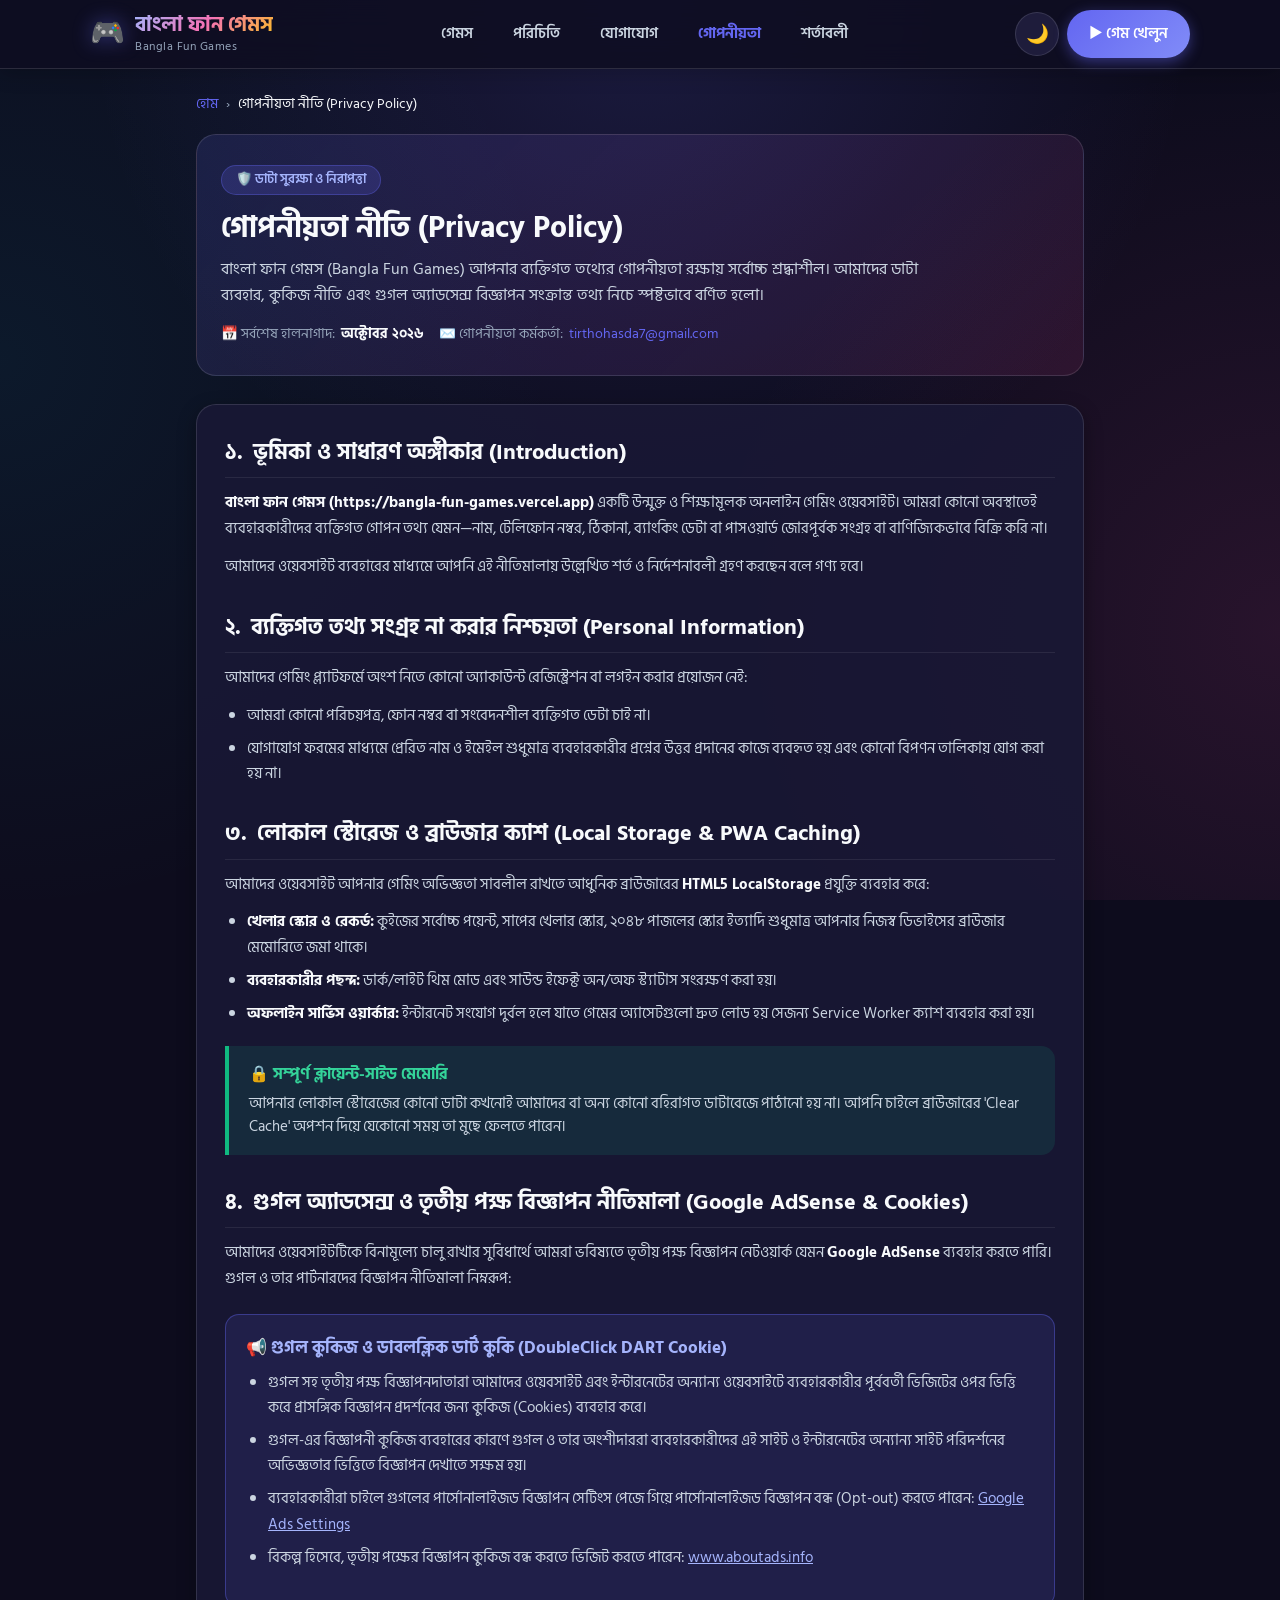
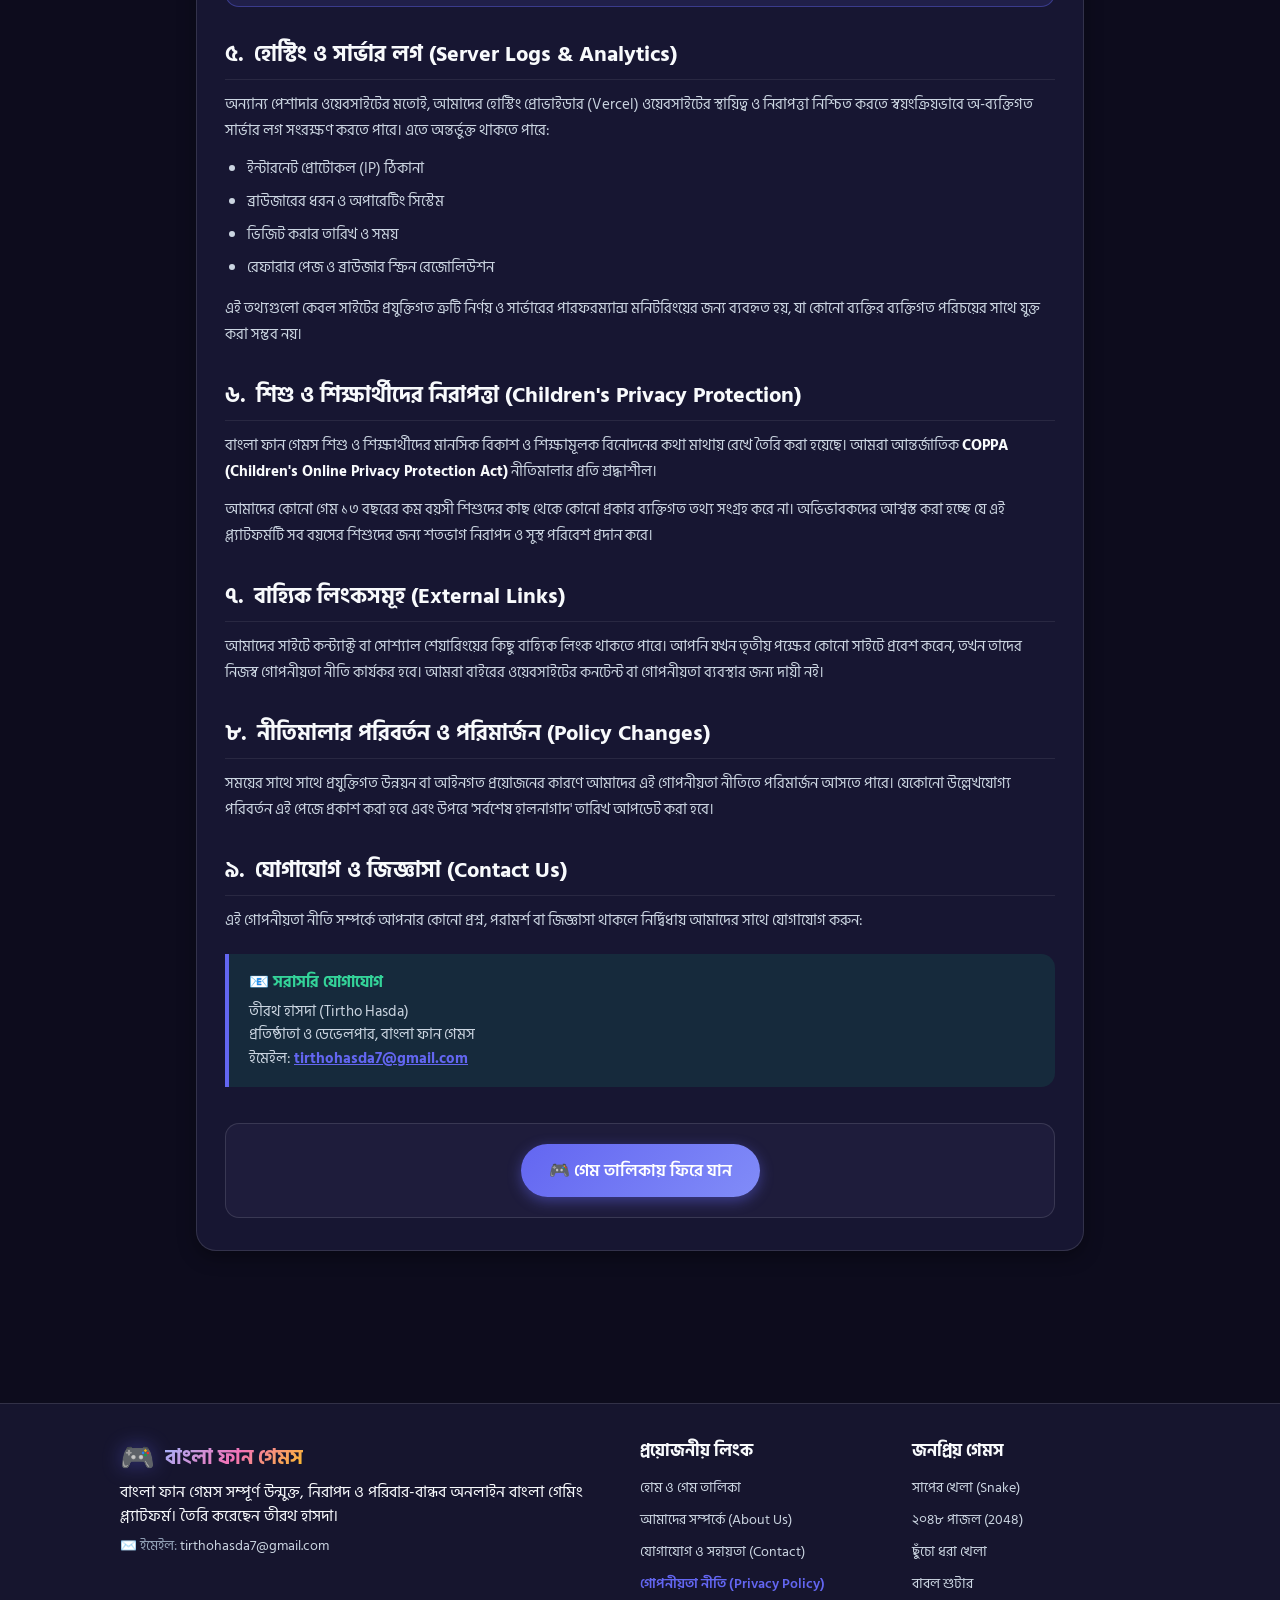
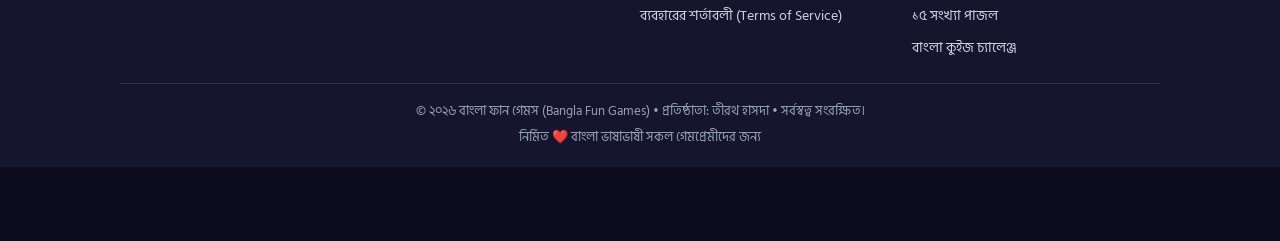
<file: privacy.html>
<!DOCTYPE html>
<html lang="bn">
<head>
  <meta charset="UTF-8">
  <meta name="viewport" content="width=device-width, initial-scale=1.0, maximum-scale=1.0, user-scalable=no">
  <meta name="description" content="গোপনীয়তা নীতি - বাংলা ফান গেমস (Bangla Fun Games)। জানুন কুকিজ, গুগল অ্যাডসেন্স বিজ্ঞাপন নীতিমালা, লোকাল স্টোরেজ ও ব্যবহারকারীর ডাটা সুরক্ষা সম্পর্কিত আমাদের স্বচ্ছ অঙ্গীকার।">
  <meta name="theme-color" content="#0d0c1d">
  
  <title>গোপনীয়তা নীতি | বাংলা ফান গেমস (Bangla Fun Games)</title>
  
  <!-- PWA Manifest & Icons -->
  <link rel="manifest" href="manifest.webmanifest">
  <link rel="alternate" type="application/manifest+json" href="manifest.json">
  <link rel="icon" type="image/png" sizes="192x192" href="icons/icon-192.png">
  <link rel="icon" type="image/png" sizes="512x512" href="icons/icon-512.png">
  <link rel="apple-touch-icon" href="icons/icon-192.png">

  <!-- Google AdSense Site Verification -->
  <script async src="https://pagead2.googlesyndication.com/pagead/js/adsbygoogle.js?client=ca-pub-4181684853104737"
     crossorigin="anonymous"></script>
  <link rel="stylesheet" href="style.css">
  <link rel="preconnect" href="https://fonts.googleapis.com">
  <link rel="preconnect" href="https://fonts.gstatic.com" crossorigin>
  <link href="https://fonts.googleapis.com/css2?family=Hind+Siliguri:wght@400;500;600;700;800&display=swap" rel="stylesheet">
</head>
<body>
  <!-- Top Navigation Bar -->
  <header class="navbar" id="top-nav">
    <div class="nav-container">
      <a href="index.html" class="brand" style="text-decoration: none;">
        <span class="brand-icon">🎮</span>
        <div class="brand-text">
          <span class="brand-title">বাংলা ফান গেমস</span>
          <span class="brand-subtitle">Bangla Fun Games</span>
        </div>
      </a>

      <!-- Desktop Nav Links -->
      <nav class="desktop-nav-links">
        <a href="index.html#games-section" class="dnav-link">গেমস</a>
        <a href="about.html" class="dnav-link">পরিচিতি</a>
        <a href="contact.html" class="dnav-link">যোগাযোগ</a>
        <a href="privacy.html" class="dnav-link" style="color: var(--primary); font-weight: 700;">গোপনীয়তা</a>
        <a href="terms.html" class="dnav-link">শর্তাবলী</a>
      </nav>
      
      <!-- Top Action Buttons -->
      <div class="nav-actions">
        <button id="theme-btn" class="icon-btn" aria-label="থিম পরিবর্তন" title="থিম পরিবর্তন" onclick="toggleThemeGlobal()">
          <span id="theme-icon">🌙</span>
        </button>
        <a href="index.html" class="btn btn-primary btn-sm" style="text-decoration: none;">
          <span>▶ গেম খেলুন</span>
        </a>
      </div>
    </div>
  </header>

  <!-- Main Content Wrapper -->
  <main class="content-page-wrapper">
    <!-- Breadcrumb Navigation -->
    <nav class="breadcrumb-nav" aria-label="Breadcrumb">
      <a href="index.html">হোম</a>
      <span>›</span>
      <span style="color: var(--text-primary);">গোপনীয়তা নীতি (Privacy Policy)</span>
    </nav>

    <!-- Hero Card -->
    <header class="page-hero-card">
      <span class="page-hero-badge">🛡️ ডাটা সুরক্ষা ও নিরাপত্তা</span>
      <h1 class="page-hero-title">গোপনীয়তা নীতি (Privacy Policy)</h1>
      <p class="page-hero-subtitle">বাংলা ফান গেমস (Bangla Fun Games) আপনার ব্যক্তিগত তথ্যের গোপনীয়তা রক্ষায় সর্বোচ্চ শ্রদ্ধাশীল। আমাদের ডাটা ব্যবহার, কুকিজ নীতি এবং গুগল অ্যাডসেন্স বিজ্ঞাপন সংক্রান্ত তথ্য নিচে স্পষ্টভাবে বর্ণিত হলো।</p>
      <div class="page-meta-row">
        <div class="page-meta-item">
          <span>📅 সর্বশেষ হালনাগাদ:</span>
          <strong style="color: var(--text-primary);">অক্টোবর ২০২৬</strong>
        </div>
        <div class="page-meta-item">
          <span>✉️ গোপনীয়তা কর্মকর্তা:</span>
          <a href="mailto:tirthohasda7@gmail.com" style="color: var(--primary); text-decoration: none;">tirthohasda7@gmail.com</a>
        </div>
      </div>
    </header>

    <!-- Main Content Article Card -->
    <article class="content-article-card">
      
      <!-- Section 1: Introduction -->
      <section class="content-section">
        <h2><span>১.</span> ভূমিকা ও সাধারণ অঙ্গীকার (Introduction)</h2>
        <p><strong>বাংলা ফান গেমস (https://bangla-fun-games.vercel.app)</strong> একটি উন্মুক্ত ও শিক্ষামূলক অনলাইন গেমিং ওয়েবসাইট। আমরা কোনো অবস্থাতেই ব্যবহারকারীদের ব্যক্তিগত গোপন তথ্য যেমন—নাম, টেলিফোন নম্বর, ঠিকানা, ব্যাংকিং ডেটা বা পাসওয়ার্ড জোরপূর্বক সংগ্রহ বা বাণিজ্যিকভাবে বিক্রি করি না।</p>
        <p>আমাদের ওয়েবসাইট ব্যবহারের মাধ্যমে আপনি এই নীতিমালায় উল্লেখিত শর্ত ও নির্দেশনাবলী গ্রহণ করছেন বলে গণ্য হবে।</p>
      </section>

      <!-- Section 2: Personal Information -->
      <section class="content-section">
        <h2><span>২.</span> ব্যক্তিগত তথ্য সংগ্রহ না করার নিশ্চয়তা (Personal Information)</h2>
        <p>আমাদের গেমিং প্ল্যাটফর্মে অংশ নিতে কোনো অ্যাকাউন্ট রেজিস্ট্রেশন বা লগইন করার প্রয়োজন নেই:</p>
        <ul>
          <li>আমরা কোনো পরিচয়পত্র, ফোন নম্বর বা সংবেদনশীল ব্যক্তিগত ডেটা চাই না।</li>
          <li>যোগাযোগ ফরমের মাধ্যমে প্রেরিত নাম ও ইমেইল শুধুমাত্র ব্যবহারকারীর প্রশ্নের উত্তর প্রদানের কাজে ব্যবহৃত হয় এবং কোনো বিপণন তালিকায় যোগ করা হয় না।</li>
        </ul>
      </section>

      <!-- Section 3: HTML5 Local Storage -->
      <section class="content-section">
        <h2><span>৩.</span> লোকাল স্টোরেজ ও ব্রাউজার ক্যাশ (Local Storage & PWA Caching)</h2>
        <p>আমাদের ওয়েবসাইট আপনার গেমিং অভিজ্ঞতা সাবলীল রাখতে আধুনিক ব্রাউজারের <strong>HTML5 LocalStorage</strong> প্রযুক্তি ব্যবহার করে:</p>
        <ul>
          <li><strong>খেলার স্কোর ও রেকর্ড:</strong> কুইজের সর্বোচ্চ পয়েন্ট, সাপের খেলার স্কোর, ২০৪৮ পাজলের স্কোর ইত্যাদি শুধুমাত্র আপনার নিজস্ব ডিভাইসের ব্রাউজার মেমোরিতে জমা থাকে।</li>
          <li><strong>ব্যবহারকারীর পছন্দ:</strong> ডার্ক/লাইট থিম মোড এবং সাউন্ড ইফেক্ট অন/অফ স্ট্যাটাস সংরক্ষণ করা হয়।</li>
          <li><strong>অফলাইন সার্ভিস ওয়ার্কার:</strong> ইন্টারনেট সংযোগ দুর্বল হলে যাতে গেমের অ্যাসেটগুলো দ্রুত লোড হয় সেজন্য Service Worker ক্যাশ ব্যবহার করা হয়।</li>
        </ul>
        <div class="highlight-notice-box">
          <h4>🔒 সম্পূর্ণ ক্লায়েন্ট-সাইড মেমোরি</h4>
          <p>আপনার লোকাল স্টোরেজের কোনো ডাটা কখনোই আমাদের বা অন্য কোনো বহিরাগত ডাটাবেজে পাঠানো হয় না। আপনি চাইলে ব্রাউজারের 'Clear Cache' অপশন দিয়ে যেকোনো সময় তা মুছে ফেলতে পারেন।</p>
        </div>
      </section>

      <!-- Section 4: Google AdSense & Cookies (MANDATORY REQUIREMENT) -->
      <section class="content-section">
        <h2><span>৪.</span> গুগল অ্যাডসেন্স ও তৃতীয় পক্ষ বিজ্ঞাপন নীতিমালা (Google AdSense & Cookies)</h2>
        <p>আমাদের ওয়েবসাইটটিকে বিনামূল্যে চালু রাখার সুবিধার্থে আমরা ভবিষ্যতে তৃতীয় পক্ষ বিজ্ঞাপন নেটওয়ার্ক যেমন <strong>Google AdSense</strong> ব্যবহার করতে পারি। গুগল ও তার পার্টনারদের বিজ্ঞাপন নীতিমালা নিম্নরূপ:</p>
        
        <div class="adsense-disclosure-box">
          <h4>📢 গুগল কুকিজ ও ডাবলক্লিক ডার্ট কুকি (DoubleClick DART Cookie)</h4>
          <ul>
            <li>গুগল সহ তৃতীয় পক্ষ বিজ্ঞাপনদাতারা আমাদের ওয়েবসাইট এবং ইন্টারনেটের অন্যান্য ওয়েবসাইটে ব্যবহারকারীর পূর্ববর্তী ভিজিটের ওপর ভিত্তি করে প্রাসঙ্গিক বিজ্ঞাপন প্রদর্শনের জন্য কুকিজ (Cookies) ব্যবহার করে।</li>
            <li>গুগল-এর বিজ্ঞাপনী কুকিজ ব্যবহারের কারণে গুগল ও তার অংশীদাররা ব্যবহারকারীদের এই সাইট ও ইন্টারনেটের অন্যান্য সাইট পরিদর্শনের অভিজ্ঞতার ভিত্তিতে বিজ্ঞাপন দেখাতে সক্ষম হয়।</li>
            <li>ব্যবহারকারীরা চাইলে গুগলের পার্সোনালাইজড বিজ্ঞাপন সেটিংস পেজে গিয়ে পার্সোনালাইজড বিজ্ঞাপন বন্ধ (Opt-out) করতে পারেন: <a href="https://adssettings.google.com" target="_blank" rel="noopener noreferrer" style="color: #a5b4fc; text-decoration: underline;">Google Ads Settings</a></li>
            <li>বিকল্প হিসেবে, তৃতীয় পক্ষের বিজ্ঞাপন কুকিজ বন্ধ করতে ভিজিট করতে পারেন: <a href="https://www.aboutads.info" target="_blank" rel="noopener noreferrer" style="color: #a5b4fc; text-decoration: underline;">www.aboutads.info</a></li>
          </ul>
        </div>
      </section>

      <!-- Section 5: Web Analytics & Hosting Logs -->
      <section class="content-section">
        <h2><span>৫.</span> হোস্টিং ও সার্ভার লগ (Server Logs & Analytics)</h2>
        <p>অন্যান্য পেশাদার ওয়েবসাইটের মতোই, আমাদের হোস্টিং প্রোভাইডার (Vercel) ওয়েবসাইটের স্থায়িত্ব ও নিরাপত্তা নিশ্চিত করতে স্বয়ংক্রিয়ভাবে অ-ব্যক্তিগত সার্ভার লগ সংরক্ষণ করতে পারে। এতে অন্তর্ভুক্ত থাকতে পারে:</p>
        <ul>
          <li>ইন্টারনেট প্রোটোকল (IP) ঠিকানা</li>
          <li>ব্রাউজারের ধরন ও অপারেটিং সিস্টেম</li>
          <li>ভিজিট করার তারিখ ও সময়</li>
          <li>রেফারার পেজ ও ব্রাউজার স্ক্রিন রেজোলিউশন</li>
        </ul>
        <p>এই তথ্যগুলো কেবল সাইটের প্রযুক্তিগত ত্রুটি নির্ণয় ও সার্ভারের পারফরম্যান্স মনিটরিংয়ের জন্য ব্যবহৃত হয়, যা কোনো ব্যক্তির ব্যক্তিগত পরিচয়ের সাথে যুক্ত করা সম্ভব নয়।</p>
      </section>

      <!-- Section 6: Children's Privacy (COPPA) -->
      <section class="content-section">
        <h2><span>৬.</span> শিশু ও শিক্ষার্থীদের নিরাপত্তা (Children's Privacy Protection)</h2>
        <p>বাংলা ফান গেমস শিশু ও শিক্ষার্থীদের মানসিক বিকাশ ও শিক্ষামূলক বিনোদনের কথা মাথায় রেখে তৈরি করা হয়েছে। আমরা আন্তর্জাতিক <strong>COPPA (Children's Online Privacy Protection Act)</strong> নীতিমালার প্রতি শ্রদ্ধাশীল।</p>
        <p>আমাদের কোনো গেম ১৩ বছরের কম বয়সী শিশুদের কাছ থেকে কোনো প্রকার ব্যক্তিগত তথ্য সংগ্রহ করে না। অভিভাবকদের আশ্বস্ত করা হচ্ছে যে এই প্ল্যাটফর্মটি সব বয়সের শিশুদের জন্য শতভাগ নিরাপদ ও সুস্থ পরিবেশ প্রদান করে।</p>
      </section>

      <!-- Section 7: External Links -->
      <section class="content-section">
        <h2><span>৭.</span> বাহ্যিক লিংকসমূহ (External Links)</h2>
        <p>আমাদের সাইটে কন্ট্যাক্ট বা সোশ্যাল শেয়ারিংয়ের কিছু বাহ্যিক লিংক থাকতে পারে। আপনি যখন তৃতীয় পক্ষের কোনো সাইটে প্রবেশ করেন, তখন তাদের নিজস্ব গোপনীয়তা নীতি কার্যকর হবে। আমরা বাইরের ওয়েবসাইটের কনটেন্ট বা গোপনীয়তা ব্যবস্থার জন্য দায়ী নই।</p>
      </section>

      <!-- Section 8: Policy Updates -->
      <section class="content-section">
        <h2><span>৮.</span> নীতিমালার পরিবর্তন ও পরিমার্জন (Policy Changes)</h2>
        <p>সময়ের সাথে সাথে প্রযুক্তিগত উন্নয়ন বা আইনগত প্রয়োজনের কারণে আমাদের এই গোপনীয়তা নীতিতে পরিমার্জন আসতে পারে। যেকোনো উল্লেখযোগ্য পরিবর্তন এই পেজে প্রকাশ করা হবে এবং উপরে 'সর্বশেষ হালনাগাদ' তারিখ আপডেট করা হবে।</p>
      </section>

      <!-- Section 9: Contact Information -->
      <section class="content-section">
        <h2><span>৯.</span> যোগাযোগ ও জিজ্ঞাসা (Contact Us)</h2>
        <p>এই গোপনীয়তা নীতি সম্পর্কে আপনার কোনো প্রশ্ন, পরামর্শ বা জিজ্ঞাসা থাকলে নির্দ্বিধায় আমাদের সাথে যোগাযোগ করুন:</p>
        <div class="highlight-notice-box" style="border-left-color: var(--primary);">
          <h4>📧 সরাসরি যোগাযোগ</h4>
          <p>তীরথ হাসদা (Tirtho Hasda)<br>
          প্রতিষ্ঠাতা ও ডেভেলপার, বাংলা ফান গেমস<br>
          ইমেইল: <a href="mailto:tirthohasda7@gmail.com" style="color: var(--primary); font-weight: 700;">tirthohasda7@gmail.com</a></p>
        </div>
      </section>

      <!-- Back to Games Button -->
      <div style="text-align: center; margin-top: 36px; padding: 20px; background: var(--bg-surface); border-radius: var(--radius-md); border: 1px solid var(--border-color);">
        <a href="index.html" class="btn btn-primary btn-large" style="text-decoration: none;">
          <span>🎮 গেম তালিকায় ফিরে যান</span>
        </a>
      </div>

    </article>
  </main>

  <!-- Footer -->
  <footer class="app-footer">
    <div class="footer-container">
      <div class="footer-brand-col">
        <div class="brand">
          <span class="brand-icon">🎮</span>
          <span class="brand-title">বাংলা ফান গেমস</span>
        </div>
        <p class="footer-about">বাংলা ফান গেমস সম্পূর্ণ উন্মুক্ত, নিরাপদ ও পরিবার-বান্ধব অনলাইন বাংলা গেমিং প্ল্যাটফর্ম। তৈরি করেছেন তীরথ হাসদা।</p>
        <p style="font-size: 0.85rem; color: var(--text-muted); margin-top: 8px;">
          ✉️ ইমেইল: <a href="mailto:tirthohasda7@gmail.com" style="color: var(--text-secondary); text-decoration: none;">tirthohasda7@gmail.com</a>
        </p>
      </div>

      <div class="footer-col">
        <h4 class="footer-heading">প্রয়োজনীয় লিংক</h4>
        <ul class="footer-links">
          <li><a href="index.html">হোম ও গেম তালিকা</a></li>
          <li><a href="about.html">আমাদের সম্পর্কে (About Us)</a></li>
          <li><a href="contact.html">যোগাযোগ ও সহায়তা (Contact)</a></li>
          <li><a href="privacy.html" style="color: var(--primary); font-weight: 600;">গোপনীয়তা নীতি (Privacy Policy)</a></li>
          <li><a href="terms.html">ব্যবহারের শর্তাবলী (Terms of Service)</a></li>
        </ul>
      </div>

      <div class="footer-col">
        <h4 class="footer-heading">জনপ্রিয় গেমস</h4>
        <ul class="footer-links">
          <li><a href="index.html">সাপের খেলা (Snake)</a></li>
          <li><a href="index.html">২০৪৮ পাজল (2048)</a></li>
          <li><a href="index.html">ছুঁচো ধরা খেলা</a></li>
          <li><a href="index.html">বাবল শুটার</a></li>
          <li><a href="index.html">১৫ সংখ্যা পাজল</a></li>
          <li><a href="index.html">বাংলা কুইজ চ্যালেঞ্জ</a></li>
        </ul>
      </div>
    </div>

    <div class="footer-bottom">
      <p>© ২০২৬ বাংলা ফান গেমস (Bangla Fun Games) • প্রতিষ্ঠাতা: তীরথ হাসদা • সর্বস্বত্ব সংরক্ষিত।</p>
      <p class="footer-made-with">নির্মিত ❤️ বাংলা ভাষাভাষী সকল গেমপ্রেমীদের জন্য</p>
    </div>
  </footer>

  <script>
    // Theme initialization
    function initTheme() {
      const savedTheme = localStorage.getItem('bangla_games_theme') || 'dark';
      document.body.classList.toggle('light-theme', savedTheme === 'light');
      const icon = document.getElementById('theme-icon');
      if (icon) icon.textContent = savedTheme === 'light' ? '☀️' : '🌙';
    }
    function toggleThemeGlobal() {
      const isLight = document.body.classList.toggle('light-theme');
      localStorage.setItem('bangla_games_theme', isLight ? 'light' : 'dark');
      const icon = document.getElementById('theme-icon');
      if (icon) icon.textContent = isLight ? '☀️' : '🌙';
    }
    initTheme();
  </script>
</body>
</html>
</file>
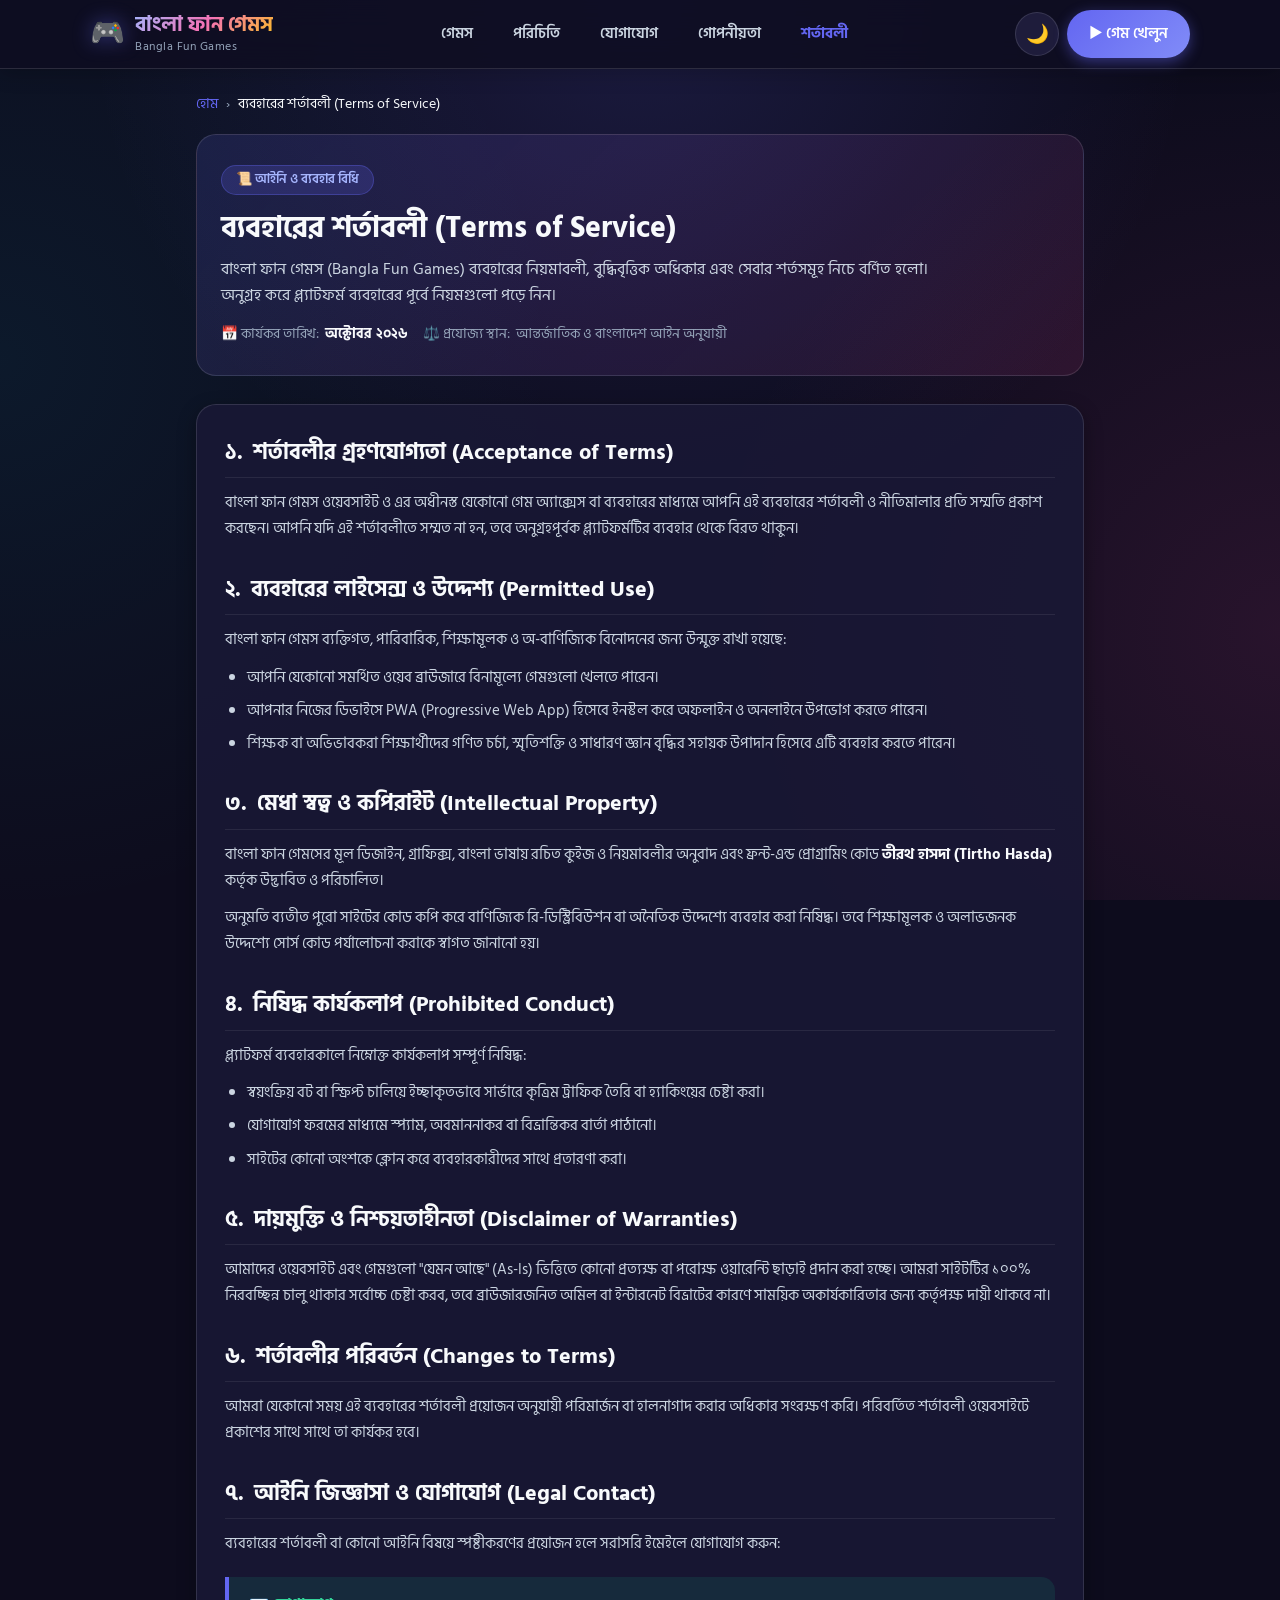
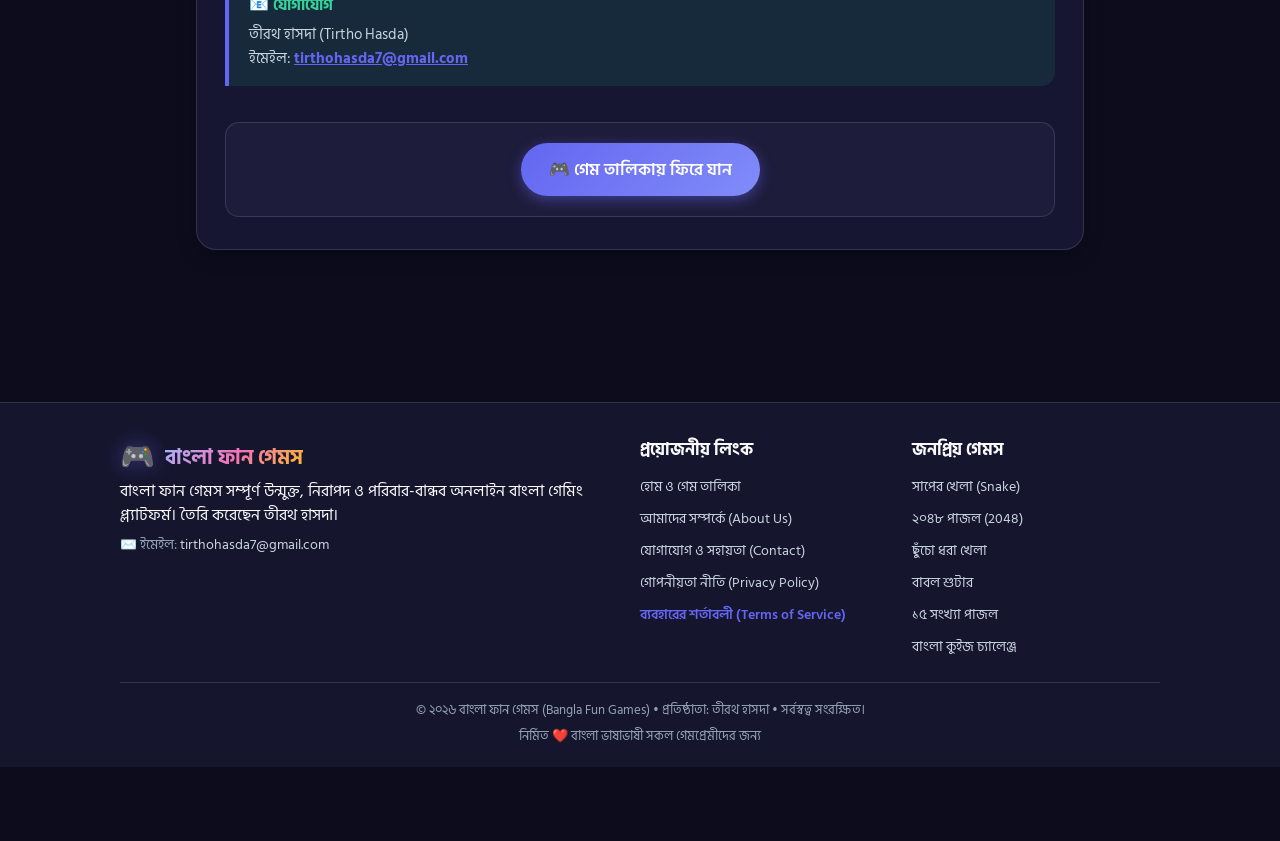
<file: terms.html>
<!DOCTYPE html>
<html lang="bn">
<head>
  <meta charset="UTF-8">
  <meta name="viewport" content="width=device-width, initial-scale=1.0, maximum-scale=1.0, user-scalable=no">
  <meta name="description" content="ব্যবহারের শর্তাবলী - বাংলা ফান গেমস (Bangla Fun Games)। প্ল্যাটফর্মের ব্যবহারবিধি, কপিরাইট, দায়মুক্তি এবং মেধা স্বত্ব সম্পর্কিত স্বচ্ছ নীতিমালা।">
  <meta name="theme-color" content="#0d0c1d">
  
  <title>ব্যবহারের শর্তাবলী | বাংলা ফান গেমস (Bangla Fun Games)</title>
  
  <!-- PWA Manifest & Icons -->
  <link rel="manifest" href="manifest.webmanifest">
  <link rel="alternate" type="application/manifest+json" href="manifest.json">
  <link rel="icon" type="image/png" sizes="192x192" href="icons/icon-192.png">
  <link rel="icon" type="image/png" sizes="512x512" href="icons/icon-512.png">
  <link rel="apple-touch-icon" href="icons/icon-192.png">

  <!-- Google AdSense Site Verification -->
  <script async src="https://pagead2.googlesyndication.com/pagead/js/adsbygoogle.js?client=ca-pub-4181684853104737"
     crossorigin="anonymous"></script>
  <link rel="stylesheet" href="style.css">
  <link rel="preconnect" href="https://fonts.googleapis.com">
  <link rel="preconnect" href="https://fonts.gstatic.com" crossorigin>
  <link href="https://fonts.googleapis.com/css2?family=Hind+Siliguri:wght@400;500;600;700;800&display=swap" rel="stylesheet">
</head>
<body>
  <!-- Top Navigation Bar -->
  <header class="navbar" id="top-nav">
    <div class="nav-container">
      <a href="index.html" class="brand" style="text-decoration: none;">
        <span class="brand-icon">🎮</span>
        <div class="brand-text">
          <span class="brand-title">বাংলা ফান গেমস</span>
          <span class="brand-subtitle">Bangla Fun Games</span>
        </div>
      </a>

      <!-- Desktop Nav Links -->
      <nav class="desktop-nav-links">
        <a href="index.html#games-section" class="dnav-link">গেমস</a>
        <a href="about.html" class="dnav-link">পরিচিতি</a>
        <a href="contact.html" class="dnav-link">যোগাযোগ</a>
        <a href="privacy.html" class="dnav-link">গোপনীয়তা</a>
        <a href="terms.html" class="dnav-link" style="color: var(--primary); font-weight: 700;">শর্তাবলী</a>
      </nav>
      
      <!-- Top Action Buttons -->
      <div class="nav-actions">
        <button id="theme-btn" class="icon-btn" aria-label="থিম পরিবর্তন" title="থিম পরিবর্তন" onclick="toggleThemeGlobal()">
          <span id="theme-icon">🌙</span>
        </button>
        <a href="index.html" class="btn btn-primary btn-sm" style="text-decoration: none;">
          <span>▶ গেম খেলুন</span>
        </a>
      </div>
    </div>
  </header>

  <!-- Main Content Wrapper -->
  <main class="content-page-wrapper">
    <!-- Breadcrumb Navigation -->
    <nav class="breadcrumb-nav" aria-label="Breadcrumb">
      <a href="index.html">হোম</a>
      <span>›</span>
      <span style="color: var(--text-primary);">ব্যবহারের শর্তাবলী (Terms of Service)</span>
    </nav>

    <!-- Hero Card -->
    <header class="page-hero-card">
      <span class="page-hero-badge">📜 আইনি ও ব্যবহার বিধি</span>
      <h1 class="page-hero-title">ব্যবহারের শর্তাবলী (Terms of Service)</h1>
      <p class="page-hero-subtitle">বাংলা ফান গেমস (Bangla Fun Games) ব্যবহারের নিয়মাবলী, বুদ্ধিবৃত্তিক অধিকার এবং সেবার শর্তসমূহ নিচে বর্ণিত হলো। অনুগ্রহ করে প্ল্যাটফর্ম ব্যবহারের পূর্বে নিয়মগুলো পড়ে নিন।</p>
      <div class="page-meta-row">
        <div class="page-meta-item">
          <span>📅 কার্যকর তারিখ:</span>
          <strong style="color: var(--text-primary);">অক্টোবর ২০২৬</strong>
        </div>
        <div class="page-meta-item">
          <span>⚖️ প্রযোজ্য স্থান:</span>
          <span>আন্তর্জাতিক ও বাংলাদেশ আইন অনুযায়ী</span>
        </div>
      </div>
    </header>

    <!-- Main Content Article Card -->
    <article class="content-article-card">
      
      <!-- Section 1: Acceptance -->
      <section class="content-section">
        <h2><span>১.</span> শর্তাবলীর গ্রহণযোগ্যতা (Acceptance of Terms)</h2>
        <p>বাংলা ফান গেমস ওয়েবসাইট ও এর অধীনস্ত যেকোনো গেম অ্যাক্সেস বা ব্যবহারের মাধ্যমে আপনি এই ব্যবহারের শর্তাবলী ও নীতিমালার প্রতি সম্মতি প্রকাশ করছেন। আপনি যদি এই শর্তাবলীতে সম্মত না হন, তবে অনুগ্রহপূর্বক প্ল্যাটফর্মটির ব্যবহার থেকে বিরত থাকুন।</p>
      </section>

      <!-- Section 2: License & Use -->
      <section class="content-section">
        <h2><span>২.</span> ব্যবহারের লাইসেন্স ও উদ্দেশ্য (Permitted Use)</h2>
        <p>বাংলা ফান গেমস ব্যক্তিগত, পারিবারিক, শিক্ষামূলক ও অ-বাণিজ্যিক বিনোদনের জন্য উন্মুক্ত রাখা হয়েছে:</p>
        <ul>
          <li>আপনি যেকোনো সমর্থিত ওয়েব ব্রাউজারে বিনামূল্যে গেমগুলো খেলতে পারেন।</li>
          <li>আপনার নিজের ডিভাইসে PWA (Progressive Web App) হিসেবে ইনস্টল করে অফলাইন ও অনলাইনে উপভোগ করতে পারেন।</li>
          <li>শিক্ষক বা অভিভাবকরা শিক্ষার্থীদের গণিত চর্চা, স্মৃতিশক্তি ও সাধারণ জ্ঞান বৃদ্ধির সহায়ক উপাদান হিসেবে এটি ব্যবহার করতে পারেন।</li>
        </ul>
      </section>

      <!-- Section 3: Intellectual Property -->
      <section class="content-section">
        <h2><span>৩.</span> মেধা স্বত্ব ও কপিরাইট (Intellectual Property)</h2>
        <p>বাংলা ফান গেমসের মূল ডিজাইন, গ্রাফিক্স, বাংলা ভাষায় রচিত কুইজ ও নিয়মাবলীর অনুবাদ এবং ফ্রন্ট-এন্ড প্রোগ্রামিং কোড <strong>তীরথ হাসদা (Tirtho Hasda)</strong> কর্তৃক উদ্ভাবিত ও পরিচালিত।</p>
        <p>অনুমতি ব্যতীত পুরো সাইটের কোড কপি করে বাণিজ্যিক রি-ডিস্ট্রিবিউশন বা অনৈতিক উদ্দেশ্যে ব্যবহার করা নিষিদ্ধ। তবে শিক্ষামূলক ও অলাভজনক উদ্দেশ্যে সোর্স কোড পর্যালোচনা করাকে স্বাগত জানানো হয়।</p>
      </section>

      <!-- Section 4: Prohibited Actions -->
      <section class="content-section">
        <h2><span>৪.</span> নিষিদ্ধ কার্যকলাপ (Prohibited Conduct)</h2>
        <p>প্ল্যাটফর্ম ব্যবহারকালে নিম্নোক্ত কার্যকলাপ সম্পূর্ণ নিষিদ্ধ:</p>
        <ul>
          <li>স্বয়ংক্রিয় বট বা স্ক্রিপ্ট চালিয়ে ইচ্ছাকৃতভাবে সার্ভারে কৃত্রিম ট্রাফিক তৈরি বা হ্যাকিংয়ের চেষ্টা করা।</li>
          <li>যোগাযোগ ফরমের মাধ্যমে স্প্যাম, অবমাননাকর বা বিভ্রান্তিকর বার্তা পাঠানো।</li>
          <li>সাইটের কোনো অংশকে ক্লোন করে ব্যবহারকারীদের সাথে প্রতারণা করা।</li>
        </ul>
      </section>

      <!-- Section 5: Disclaimer -->
      <section class="content-section">
        <h2><span>৫.</span> দায়মুক্তি ও নিশ্চয়তাহীনতা (Disclaimer of Warranties)</h2>
        <p>আমাদের ওয়েবসাইট এবং গেমগুলো "যেমন আছে" (As-Is) ভিত্তিতে কোনো প্রত্যক্ষ বা পরোক্ষ ওয়ারেন্টি ছাড়াই প্রদান করা হচ্ছে। আমরা সাইটটির ১০০% নিরবচ্ছিন্ন চালু থাকার সর্বোচ্চ চেষ্টা করব, তবে ব্রাউজারজনিত অমিল বা ইন্টারনেট বিভ্রাটের কারণে সাময়িক অকার্যকারিতার জন্য কর্তৃপক্ষ দায়ী থাকবে না।</p>
      </section>

      <!-- Section 6: Modifications -->
      <section class="content-section">
        <h2><span>৬.</span> শর্তাবলীর পরিবর্তন (Changes to Terms)</h2>
        <p>আমরা যেকোনো সময় এই ব্যবহারের শর্তাবলী প্রয়োজন অনুযায়ী পরিমার্জন বা হালনাগাদ করার অধিকার সংরক্ষণ করি। পরিবর্তিত শর্তাবলী ওয়েবসাইটে প্রকাশের সাথে সাথে তা কার্যকর হবে।</p>
      </section>

      <!-- Section 7: Contact -->
      <section class="content-section">
        <h2><span>৭.</span> আইনি জিজ্ঞাসা ও যোগাযোগ (Legal Contact)</h2>
        <p>ব্যবহারের শর্তাবলী বা কোনো আইনি বিষয়ে স্পষ্টীকরণের প্রয়োজন হলে সরাসরি ইমেইলে যোগাযোগ করুন:</p>
        <div class="highlight-notice-box" style="border-left-color: var(--primary);">
          <h4>📧 যোগাযোগ</h4>
          <p>তীরথ হাসদা (Tirtho Hasda)<br>
          ইমেইল: <a href="mailto:tirthohasda7@gmail.com" style="color: var(--primary); font-weight: 700;">tirthohasda7@gmail.com</a></p>
        </div>
      </section>

      <!-- Back to Games Button -->
      <div style="text-align: center; margin-top: 36px; padding: 20px; background: var(--bg-surface); border-radius: var(--radius-md); border: 1px solid var(--border-color);">
        <a href="index.html" class="btn btn-primary btn-large" style="text-decoration: none;">
          <span>🎮 গেম তালিকায় ফিরে যান</span>
        </a>
      </div>

    </article>
  </main>

  <!-- Footer -->
  <footer class="app-footer">
    <div class="footer-container">
      <div class="footer-brand-col">
        <div class="brand">
          <span class="brand-icon">🎮</span>
          <span class="brand-title">বাংলা ফান গেমস</span>
        </div>
        <p class="footer-about">বাংলা ফান গেমস সম্পূর্ণ উন্মুক্ত, নিরাপদ ও পরিবার-বান্ধব অনলাইন বাংলা গেমিং প্ল্যাটফর্ম। তৈরি করেছেন তীরথ হাসদা।</p>
        <p style="font-size: 0.85rem; color: var(--text-muted); margin-top: 8px;">
          ✉️ ইমেইল: <a href="mailto:tirthohasda7@gmail.com" style="color: var(--text-secondary); text-decoration: none;">tirthohasda7@gmail.com</a>
        </p>
      </div>

      <div class="footer-col">
        <h4 class="footer-heading">প্রয়োজনীয় লিংক</h4>
        <ul class="footer-links">
          <li><a href="index.html">হোম ও গেম তালিকা</a></li>
          <li><a href="about.html">আমাদের সম্পর্কে (About Us)</a></li>
          <li><a href="contact.html">যোগাযোগ ও সহায়তা (Contact)</a></li>
          <li><a href="privacy.html">গোপনীয়তা নীতি (Privacy Policy)</a></li>
          <li><a href="terms.html" style="color: var(--primary); font-weight: 600;">ব্যবহারের শর্তাবলী (Terms of Service)</a></li>
        </ul>
      </div>

      <div class="footer-col">
        <h4 class="footer-heading">জনপ্রিয় গেমস</h4>
        <ul class="footer-links">
          <li><a href="index.html">সাপের খেলা (Snake)</a></li>
          <li><a href="index.html">২০৪৮ পাজল (2048)</a></li>
          <li><a href="index.html">ছুঁচো ধরা খেলা</a></li>
          <li><a href="index.html">বাবল শুটার</a></li>
          <li><a href="index.html">১৫ সংখ্যা পাজল</a></li>
          <li><a href="index.html">বাংলা কুইজ চ্যালেঞ্জ</a></li>
        </ul>
      </div>
    </div>

    <div class="footer-bottom">
      <p>© ২০২৬ বাংলা ফান গেমস (Bangla Fun Games) • প্রতিষ্ঠাতা: তীরথ হাসদা • সর্বস্বত্ব সংরক্ষিত।</p>
      <p class="footer-made-with">নির্মিত ❤️ বাংলা ভাষাভাষী সকল গেমপ্রেমীদের জন্য</p>
    </div>
  </footer>

  <script>
    // Theme initialization
    function initTheme() {
      const savedTheme = localStorage.getItem('bangla_games_theme') || 'dark';
      document.body.classList.toggle('light-theme', savedTheme === 'light');
      const icon = document.getElementById('theme-icon');
      if (icon) icon.textContent = savedTheme === 'light' ? '☀️' : '🌙';
    }
    function toggleThemeGlobal() {
      const isLight = document.body.classList.toggle('light-theme');
      localStorage.setItem('bangla_games_theme', isLight ? 'light' : 'dark');
      const icon = document.getElementById('theme-icon');
      if (icon) icon.textContent = isLight ? '☀️' : '🌙';
    }
    initTheme();
  </script>
</body>
</html>
</file>
<file: style.css>
/* ====================================================================
   Bangla Fun Games - Modern, Mobile-First Gaming Stylesheet
   ==================================================================== */

:root {
  --font-family: 'Hind Siliguri', -apple-system, BlinkMacSystemFont, "Segoe UI", Roboto, "Helvetica Neue", Arial, sans-serif;
  
  /* Color Palette - Dark Arcade Cyberpunk Theme (Default) */
  --bg-primary: #0d0c1d;
  --bg-secondary: #16152e;
  --bg-card: rgba(26, 25, 54, 0.88);
  --bg-card-hover: rgba(38, 36, 77, 0.98);
  --bg-surface: #1e1c3b;
  
  --text-primary: #f8fafc;
  --text-secondary: #cbd5e1;
  --text-muted: #94a3b8;
  
  --primary: #6366f1;
  --primary-hover: #4f46e5;
  --primary-glow: rgba(99, 102, 241, 0.45);
  
  --secondary: #ec4899;
  --secondary-hover: #db2777;
  --secondary-glow: rgba(236, 72, 153, 0.45);
  
  --accent: #10b981;
  --accent-hover: #059669;
  --accent-glow: rgba(16, 185, 129, 0.45);
  
  --gold: #f59e0b;
  --warning: #f59e0b;
  --warning-glow: rgba(245, 158, 11, 0.45);
  
  --purple: #8b5cf6;
  --purple-glow: rgba(139, 92, 246, 0.45);

  --cyan: #06b6d4;
  --cyan-glow: rgba(6, 182, 212, 0.45);

  --danger: #ef4444;
  --info: #06b6d4;

  --border-color: rgba(255, 255, 255, 0.12);
  --border-active: rgba(99, 102, 241, 0.6);
  --glass-bg: rgba(15, 14, 33, 0.85);
  
  --shadow-sm: 0 2px 8px rgba(0, 0, 0, 0.25);
  --shadow-md: 0 6px 18px rgba(0, 0, 0, 0.35);
  --shadow-lg: 0 12px 32px rgba(0, 0, 0, 0.45);
  --shadow-neon: 0 0 20px var(--primary-glow);
  
  --radius-sm: 8px;
  --radius-md: 14px;
  --radius-lg: 20px;
  --radius-full: 9999px;

  --transition-fast: 0.15s ease;
  --transition-normal: 0.25s ease;
  --transition-bounce: 0.35s cubic-bezier(0.34, 1.56, 0.64, 1);
}

/* Light Theme Variables */
[data-theme="light"] {
  --bg-primary: #f1f5f9;
  --bg-secondary: #ffffff;
  --bg-card: #ffffff;
  --bg-card-hover: #f8fafc;
  --bg-surface: #e2e8f0;
  
  --text-primary: #0f172a;
  --text-secondary: #334155;
  --text-muted: #64748b;
  
  --primary: #4f46e5;
  --primary-hover: #4338ca;
  --primary-glow: rgba(79, 70, 229, 0.25);
  
  --border-color: rgba(0, 0, 0, 0.1);
  --border-active: rgba(79, 70, 229, 0.5);
  --glass-bg: rgba(255, 255, 255, 0.9);
  
  --shadow-sm: 0 2px 6px rgba(0, 0, 0, 0.08);
  --shadow-md: 0 6px 16px rgba(0, 0, 0, 0.1);
  --shadow-lg: 0 12px 28px rgba(0, 0, 0, 0.12);
  --shadow-neon: 0 4px 14px rgba(79, 70, 229, 0.2);
}

/* Base Resets */
*, *::before, *::after {
  box-sizing: border-box;
  margin: 0;
  padding: 0;
  -webkit-tap-highlight-color: transparent;
}

html {
  font-family: var(--font-family);
  font-size: 16px;
  scroll-behavior: smooth;
  background-color: var(--bg-primary);
  color: var(--text-primary);
}

body {
  min-height: 100vh;
  display: flex;
  flex-direction: column;
  line-height: 1.5;
  padding-bottom: 74px; /* Space for mobile bottom bar */
  overflow-x: hidden;
  background: radial-gradient(circle at 50% 0%, rgba(99, 102, 241, 0.16), transparent 50%),
              radial-gradient(circle at 100% 70%, rgba(236, 72, 153, 0.12), transparent 40%),
              radial-gradient(circle at 0% 40%, rgba(6, 182, 212, 0.08), transparent 40%),
              var(--bg-primary);
  background-attachment: fixed;
}

/* ==================== Navigation Bar ==================== */
.navbar {
  position: sticky;
  top: 0;
  z-index: 100;
  background: var(--glass-bg);
  backdrop-filter: blur(14px);
  -webkit-backdrop-filter: blur(14px);
  border-bottom: 1px solid var(--border-color);
  padding: 10px 16px;
  box-shadow: 0 4px 20px rgba(0, 0, 0, 0.2);
}

.nav-container {
  max-width: 1100px;
  margin: 0 auto;
  display: flex;
  align-items: center;
  justify-content: space-between;
  gap: 12px;
}

.brand {
  display: flex;
  align-items: center;
  gap: 10px;
  cursor: pointer;
  user-select: none;
}

.brand-icon {
  font-size: 28px;
  display: flex;
  align-items: center;
  justify-content: center;
  filter: drop-shadow(0 0 10px var(--primary-glow));
  animation: pulse-slow 3s infinite alternate;
}

@keyframes pulse-slow {
  from { transform: scale(1); }
  to { transform: scale(1.08); }
}

.brand-text {
  display: flex;
  flex-direction: column;
}

.brand-title {
  font-size: 1.3rem;
  font-weight: 700;
  line-height: 1.2;
  background: linear-gradient(135deg, #a5b4fc, #f472b6, #fbbf24);
  -webkit-background-clip: text;
  -webkit-text-fill-color: transparent;
}

.brand-subtitle {
  font-size: 0.72rem;
  color: var(--text-muted);
  letter-spacing: 0.5px;
}

/* Desktop Navigation Links */
.desktop-nav-links {
  display: none;
  align-items: center;
  gap: 16px;
}

@media (min-width: 800px) {
  .desktop-nav-links {
    display: flex;
  }
}

.dnav-link, .dnav-btn {
  background: none;
  border: none;
  color: var(--text-secondary);
  font-family: inherit;
  font-size: 0.92rem;
  font-weight: 600;
  cursor: pointer;
  text-decoration: none;
  padding: 6px 12px;
  border-radius: var(--radius-full);
  transition: all var(--transition-fast);
}

.dnav-link:hover, .dnav-btn:hover {
  color: #ffffff;
  background: var(--bg-surface);
}

.nav-actions {
  display: flex;
  align-items: center;
  gap: 8px;
}

.icon-btn {
  background: var(--bg-surface);
  border: 1px solid var(--border-color);
  color: var(--text-primary);
  width: 44px;
  height: 44px;
  border-radius: var(--radius-full);
  display: flex;
  align-items: center;
  justify-content: center;
  font-size: 1.15rem;
  cursor: pointer;
  transition: all var(--transition-fast);
}

.icon-btn:hover, .icon-btn:active {
  background: var(--primary);
  transform: scale(1.05);
}

.nav-link-btn {
  background: var(--bg-surface);
  border: 1px solid var(--border-color);
  color: var(--text-primary);
  padding: 8px 14px;
  min-height: 44px;
  border-radius: var(--radius-full);
  font-size: 0.9rem;
  font-weight: 600;
  display: flex;
  align-items: center;
  gap: 6px;
  cursor: pointer;
  font-family: inherit;
  transition: all var(--transition-fast);
}

.nav-link-btn:hover, .nav-link-btn:active {
  background: var(--primary);
  border-color: var(--primary);
  color: #ffffff;
}

/* ==================== Main Containers ==================== */
.main-container {
  max-width: 1040px;
  margin: 0 auto;
  padding: 16px;
  width: 100%;
  flex-grow: 1;
}

.app-view {
  display: none;
  animation: fadeIn 0.3s ease forwards;
}

.app-view.active {
  display: block;
}

@keyframes fadeIn {
  from { opacity: 0; transform: translateY(8px); }
  to { opacity: 1; transform: translateY(0); }
}

/* ==================== Hero Banner ==================== */
.hero-card {
  position: relative;
  background: var(--bg-card);
  border-radius: var(--radius-lg);
  border: 1px solid var(--border-color);
  overflow: hidden;
  box-shadow: var(--shadow-md);
  margin-bottom: 22px;
}

.hero-image-wrapper {
  width: 100%;
  max-height: 280px;
  overflow: hidden;
  background: linear-gradient(135deg, #1e1b4b, #311042);
}

.hero-img {
  width: 100%;
  height: 100%;
  object-fit: cover;
  display: block;
  opacity: 0.92;
  transition: transform 0.4s ease;
}

.hero-card:hover .hero-img {
  transform: scale(1.02);
}

.hero-overlay {
  padding: 24px 20px 20px;
  background: linear-gradient(180deg, rgba(22, 21, 46, 0.45) 0%, rgba(22, 21, 46, 0.96) 100%);
  margin-top: -65px;
  position: relative;
  z-index: 2;
  backdrop-filter: blur(6px);
}

.hero-badge-row {
  display: flex;
  flex-wrap: wrap;
  gap: 8px;
  margin-bottom: 12px;
}

.hero-badge {
  display: inline-block;
  background: rgba(99, 102, 241, 0.2);
  color: #a5b4fc;
  border: 1px solid rgba(99, 102, 241, 0.4);
  font-size: 0.8rem;
  font-weight: 600;
  padding: 4px 10px;
  border-radius: var(--radius-full);
}

.badge-accent {
  background: rgba(16, 185, 129, 0.2);
  color: #34d399;
  border-color: rgba(16, 185, 129, 0.4);
}

.badge-info {
  background: rgba(6, 182, 212, 0.2);
  color: #38bdf8;
  border-color: rgba(6, 182, 212, 0.4);
}

.hero-title {
  font-size: 1.65rem;
  font-weight: 700;
  line-height: 1.35;
  margin-bottom: 10px;
  color: #ffffff;
  text-shadow: 0 2px 12px rgba(0, 0, 0, 0.6);
}

.hero-desc {
  font-size: 0.98rem;
  color: var(--text-secondary);
  margin-bottom: 20px;
  line-height: 1.55;
  max-width: 800px;
}

.hero-actions {
  display: flex;
  gap: 12px;
  flex-wrap: wrap;
}

/* ==================== Quick Stats ==================== */
.stats-row {
  display: grid;
  grid-template-columns: repeat(3, 1fr);
  gap: 12px;
  margin-bottom: 26px;
}

.stat-pill {
  background: var(--bg-card);
  border: 1px solid var(--border-color);
  padding: 12px 10px;
  border-radius: var(--radius-md);
  display: flex;
  align-items: center;
  gap: 12px;
  box-shadow: var(--shadow-sm);
  transition: transform var(--transition-fast);
}

.stat-pill:hover {
  transform: translateY(-2px);
  border-color: var(--primary);
}

.stat-icon {
  font-size: 1.8rem;
}

.stat-info {
  display: flex;
  flex-direction: column;
}

.stat-value {
  font-size: 1.15rem;
  font-weight: 700;
  color: var(--primary);
  line-height: 1.2;
}

.stat-label {
  font-size: 0.78rem;
  color: var(--text-muted);
}

/* ==================== Filter Controls & Search ==================== */
.section-games {
  margin-bottom: 34px;
}

.section-header {
  margin-bottom: 18px;
  display: flex;
  justify-content: space-between;
  align-items: flex-end;
  flex-wrap: wrap;
  gap: 10px;
}

.section-title {
  font-size: 1.45rem;
  font-weight: 700;
  display: flex;
  align-items: center;
  gap: 10px;
}

.count-badge {
  background: var(--primary-glow);
  color: #a5b4fc;
  border: 1px solid var(--primary);
  font-size: 0.78rem;
  padding: 3px 10px;
  border-radius: var(--radius-full);
}

.section-subtitle {
  font-size: 0.92rem;
  color: var(--text-muted);
  margin-top: 4px;
}

.filter-controls {
  display: flex;
  flex-direction: column;
  gap: 14px;
  margin-bottom: 22px;
}

.search-box {
  position: relative;
  display: flex;
  align-items: center;
  width: 100%;
}

.search-icon {
  position: absolute;
  left: 16px;
  font-size: 1.15rem;
  color: var(--text-muted);
  pointer-events: none;
}

.search-box input {
  width: 100%;
  padding: 14px 44px 14px 46px;
  min-height: 52px;
  background: var(--bg-card);
  border: 2px solid var(--border-color);
  border-radius: var(--radius-full);
  color: var(--text-primary);
  font-size: 0.98rem;
  font-family: inherit;
  outline: none;
  transition: all var(--transition-fast);
}

.search-box input:focus {
  border-color: var(--primary);
  box-shadow: 0 0 0 3px var(--primary-glow);
}

.clear-btn {
  position: absolute;
  right: 14px;
  background: none;
  border: none;
  color: var(--text-muted);
  font-size: 1.1rem;
  cursor: pointer;
  padding: 8px;
  min-width: 40px;
  min-height: 40px;
  display: flex;
  align-items: center;
  justify-content: center;
}

.category-tabs {
  display: flex;
  gap: 8px;
  overflow-x: auto;
  padding-bottom: 6px;
  scrollbar-width: none;
}

.category-tabs::-webkit-scrollbar {
  display: none;
}

.tab-btn {
  white-space: nowrap;
  background: var(--bg-surface);
  border: 1px solid var(--border-color);
  color: var(--text-secondary);
  padding: 10px 18px;
  min-height: 46px;
  border-radius: var(--radius-full);
  font-size: 0.9rem;
  font-weight: 600;
  cursor: pointer;
  font-family: inherit;
  transition: all var(--transition-fast);
}

.tab-btn.active, .tab-btn:hover {
  background: var(--primary);
  color: #ffffff;
  border-color: var(--primary);
  box-shadow: 0 0 14px var(--primary-glow);
}

/* ==================== Games Grid ==================== */
.games-grid {
  display: grid;
  grid-template-columns: 1fr;
  gap: 20px;
}

@media (min-width: 640px) {
  .games-grid {
    grid-template-columns: repeat(2, 1fr);
  }
}

@media (min-width: 960px) {
  .games-grid {
    grid-template-columns: repeat(3, 1fr);
  }
}

.game-card {
  background: var(--bg-card);
  border: 1px solid var(--border-color);
  border-radius: var(--radius-lg);
  overflow: hidden;
  box-shadow: var(--shadow-sm);
  display: flex;
  flex-direction: column;
  transition: transform var(--transition-normal), box-shadow var(--transition-normal), border-color var(--transition-normal);
}

.game-card:hover {
  transform: translateY(-5px);
  border-color: var(--border-active);
  box-shadow: var(--shadow-lg), var(--shadow-neon);
}

.game-card-banner {
  padding: 24px 18px;
  display: flex;
  align-items: center;
  justify-content: space-between;
  position: relative;
}

.quiz-banner {
  background: linear-gradient(135deg, #4f46e5, #7c3aed);
}

.ttt-banner {
  background: linear-gradient(135deg, #db2777, #f43f5e);
}

.memory-banner {
  background: linear-gradient(135deg, #059669, #0d9488);
}

.rps-banner {
  background: linear-gradient(135deg, #f59e0b, #ea580c);
}

.guess-banner {
  background: linear-gradient(135deg, #8b5cf6, #3b82f6);
}

.math-banner {
  background: linear-gradient(135deg, #0284c7, #06b6d4);
}

.snake-banner {
  background: linear-gradient(135deg, #059669, #10b981);
}

.p2048-banner {
  background: linear-gradient(135deg, #ea580c, #f59e0b);
}

.whack-banner {
  background: linear-gradient(135deg, #d97706, #b45309);
}

.numpuzzle-banner {
  background: linear-gradient(135deg, #7c3aed, #9333ea);
}

.bubble-banner {
  background: linear-gradient(135deg, #0284c7, #ec4899);
}

.colormem-banner {
  background: linear-gradient(135deg, #ec4899, #8b5cf6, #3b82f6);
}

.game-emoji {
  font-size: 2.5rem;
  filter: drop-shadow(0 4px 8px rgba(0,0,0,0.35));
}

.badge-tag {
  background: rgba(0, 0, 0, 0.45);
  color: #ffffff;
  font-size: 0.78rem;
  font-weight: 600;
  padding: 4px 12px;
  border-radius: var(--radius-full);
  backdrop-filter: blur(4px);
}

.game-card-body {
  padding: 20px;
  display: flex;
  flex-direction: column;
  flex-grow: 1;
}

.card-meta-top {
  display: flex;
  justify-content: space-between;
  margin-bottom: 6px;
  font-size: 0.76rem;
  color: var(--text-muted);
}

.meta-cat {
  font-weight: 600;
  color: var(--primary);
}

.meta-level {
  background: var(--bg-surface);
  padding: 2px 8px;
  border-radius: var(--radius-full);
}

.game-title {
  font-size: 1.25rem;
  font-weight: 700;
  margin-bottom: 8px;
  color: var(--text-primary);
}

.game-desc {
  font-size: 0.9rem;
  color: var(--text-secondary);
  line-height: 1.5;
  margin-bottom: 16px;
  flex-grow: 1;
}

.game-features {
  display: flex;
  gap: 8px;
  font-size: 0.78rem;
  color: var(--text-muted);
  margin-bottom: 18px;
  flex-wrap: wrap;
}

.game-features span {
  background: var(--bg-surface);
  padding: 4px 10px;
  border-radius: var(--radius-sm);
  border: 1px solid var(--border-color);
}

.card-footer {
  display: flex;
  align-items: center;
  justify-content: space-between;
  gap: 10px;
  padding-top: 14px;
  border-top: 1px solid var(--border-color);
}

.best-score-preview {
  font-size: 0.85rem;
  color: var(--text-muted);
}

.best-score-preview strong {
  color: var(--gold);
}

/* ==================== Buttons ==================== */
.btn {
  font-family: inherit;
  font-size: 0.95rem;
  font-weight: 600;
  padding: 10px 22px;
  min-height: 48px;
  border-radius: var(--radius-full);
  border: none;
  cursor: pointer;
  display: inline-flex;
  align-items: center;
  justify-content: center;
  gap: 8px;
  text-decoration: none;
  transition: all var(--transition-fast);
  user-select: none;
}

.btn:active {
  transform: scale(0.97);
}

.btn-large {
  padding: 14px 28px;
  font-size: 1.05rem;
  min-height: 52px;
}

.btn-block {
  width: 100%;
}

.btn-primary {
  background: linear-gradient(135deg, var(--primary), #818cf8);
  color: #ffffff;
  box-shadow: 0 4px 14px var(--primary-glow);
}

.btn-primary:hover {
  background: linear-gradient(135deg, var(--primary-hover), var(--primary));
  box-shadow: 0 6px 20px var(--primary-glow);
}

.btn-secondary {
  background: linear-gradient(135deg, var(--secondary), #f472b6);
  color: #ffffff;
  box-shadow: 0 4px 14px var(--secondary-glow);
}

.btn-secondary:hover {
  background: linear-gradient(135deg, var(--secondary-hover), var(--secondary));
  box-shadow: 0 6px 20px var(--secondary-glow);
}

.btn-accent {
  background: linear-gradient(135deg, var(--accent), #34d399);
  color: #ffffff;
  box-shadow: 0 4px 14px var(--accent-glow);
}

.btn-accent:hover {
  background: linear-gradient(135deg, var(--accent-hover), var(--accent));
  box-shadow: 0 6px 20px var(--accent-glow);
}

.btn-warning {
  background: linear-gradient(135deg, #f59e0b, #ea580c);
  color: #ffffff;
  box-shadow: 0 4px 14px var(--warning-glow);
}

.btn-warning:hover {
  background: linear-gradient(135deg, #d97706, #c2410c);
  box-shadow: 0 6px 20px var(--warning-glow);
}

.btn-purple {
  background: linear-gradient(135deg, #8b5cf6, #3b82f6);
  color: #ffffff;
  box-shadow: 0 4px 14px var(--purple-glow);
}

.btn-purple:hover {
  background: linear-gradient(135deg, #7c3aed, #2563eb);
  box-shadow: 0 6px 20px var(--purple-glow);
}

.btn-cyan {
  background: linear-gradient(135deg, #0284c7, #06b6d4);
  color: #ffffff;
  box-shadow: 0 4px 14px var(--cyan-glow);
}

.btn-cyan:hover {
  background: linear-gradient(135deg, #0369a1, #0891b2);
  box-shadow: 0 6px 20px var(--cyan-glow);
}

.btn-outline {
  background: transparent;
  color: var(--text-primary);
  border: 2px solid var(--border-color);
}

.btn-outline:hover, .btn-outline:active {
  border-color: var(--primary);
  background: var(--bg-surface);
}

/* ==================== Info & Quick Banner Sections ==================== */
.section-info {
  background: var(--bg-card);
  border: 1px solid var(--border-color);
  border-radius: var(--radius-lg);
  padding: 24px;
  margin-top: 26px;
}

.info-title {
  font-size: 1.25rem;
  margin-bottom: 18px;
  color: var(--text-primary);
}

.info-grid {
  display: grid;
  grid-template-columns: 1fr;
  gap: 16px;
}

@media (min-width: 640px) {
  .info-grid {
    grid-template-columns: repeat(3, 1fr);
  }
}

.info-box {
  background: var(--bg-surface);
  border: 1px solid var(--border-color);
  padding: 18px;
  border-radius: var(--radius-md);
  transition: transform var(--transition-fast);
}

.info-box:hover {
  transform: translateY(-2px);
  border-color: var(--primary);
}

.info-icon {
  font-size: 2rem;
  display: inline-block;
  margin-bottom: 10px;
}

.info-box h4 {
  font-size: 1.05rem;
  margin-bottom: 6px;
  color: var(--text-primary);
}

.info-box p {
  font-size: 0.88rem;
  color: var(--text-secondary);
  line-height: 1.45;
}

.quick-banner {
  background: linear-gradient(135deg, rgba(99, 102, 241, 0.2), rgba(236, 72, 153, 0.15));
  border: 1px solid var(--primary);
  border-radius: var(--radius-lg);
  padding: 22px;
  margin-top: 24px;
  display: flex;
  align-items: center;
  justify-content: space-between;
  flex-wrap: wrap;
  gap: 16px;
}

.quick-banner-content h3 {
  font-size: 1.15rem;
  margin-bottom: 4px;
}

.quick-banner-content p {
  font-size: 0.88rem;
  color: var(--text-secondary);
}

/* ==================== Game Views Common Header ==================== */
.game-view {
  max-width: 720px;
  margin: 0 auto;
}

.game-header-bar {
  display: flex;
  align-items: center;
  justify-content: space-between;
  gap: 10px;
  margin-bottom: 18px;
  background: var(--bg-card);
  padding: 12px 16px;
  border-radius: var(--radius-md);
  border: 1px solid var(--border-color);
}

.back-btn, .help-btn {
  background: var(--bg-surface);
  border: 1px solid var(--border-color);
  color: var(--text-primary);
  padding: 8px 14px;
  min-height: 44px;
  border-radius: var(--radius-full);
  font-size: 0.88rem;
  font-weight: 600;
  cursor: pointer;
  font-family: inherit;
  display: inline-flex;
  align-items: center;
  gap: 6px;
  transition: all var(--transition-fast);
}

.back-btn:hover, .back-btn:active, .help-btn:hover {
  background: var(--primary);
  color: #fff;
}

.view-heading {
  font-size: 1.2rem;
  font-weight: 700;
  text-align: center;
  white-space: nowrap;
  overflow: hidden;
  text-overflow: ellipsis;
}

.help-card {
  background: rgba(99, 102, 241, 0.14);
  border: 1px solid var(--primary);
  border-radius: var(--radius-md);
  padding: 16px;
  margin-bottom: 18px;
  font-size: 0.9rem;
  color: var(--text-secondary);
  line-height: 1.55;
  animation: fadeIn 0.25s ease;
}

.help-card h4 {
  color: #a5b4fc;
  margin-bottom: 8px;
  font-size: 1rem;
}

/* ==================== Quiz Game Styles ==================== */
.quiz-container {
  display: flex;
  flex-direction: column;
  gap: 16px;
}

.quiz-status-card {
  background: var(--bg-card);
  border: 1px solid var(--border-color);
  border-radius: var(--radius-md);
  padding: 16px;
  box-shadow: var(--shadow-sm);
}

.progress-labels {
  display: flex;
  justify-content: space-between;
  font-size: 0.95rem;
  font-weight: 600;
  margin-bottom: 8px;
}

.progress-bar-bg {
  width: 100%;
  height: 10px;
  background: var(--bg-surface);
  border-radius: var(--radius-full);
  overflow: hidden;
}

.progress-bar-fill {
  height: 100%;
  background: linear-gradient(90deg, var(--primary), #ec4899);
  transition: width 0.3s ease;
  border-radius: var(--radius-full);
}

.quiz-mini-meta {
  display: flex;
  justify-content: space-between;
  margin-top: 10px;
}

.meta-pill {
  background: var(--bg-surface);
  color: var(--text-muted);
  font-size: 0.8rem;
  padding: 3px 10px;
  border-radius: var(--radius-full);
  border: 1px solid var(--border-color);
}

.question-card {
  background: var(--bg-card);
  border: 1px solid var(--border-color);
  border-radius: var(--radius-lg);
  padding: 24px;
  box-shadow: var(--shadow-md);
}

.question-number-badge {
  display: inline-block;
  background: var(--primary-glow);
  color: #a5b4fc;
  border: 1px solid var(--primary);
  font-size: 0.8rem;
  font-weight: 700;
  padding: 3px 12px;
  border-radius: var(--radius-full);
  margin-bottom: 14px;
}

.question-text {
  font-size: 1.25rem;
  font-weight: 700;
  line-height: 1.5;
  margin-bottom: 22px;
  color: var(--text-primary);
}

.options-grid {
  display: grid;
  grid-template-columns: 1fr;
  gap: 12px;
}

.quiz-option-btn {
  background: var(--bg-surface);
  border: 2px solid var(--border-color);
  border-radius: var(--radius-md);
  padding: 14px 18px;
  min-height: 56px;
  display: flex;
  align-items: center;
  justify-content: space-between;
  gap: 12px;
  font-family: inherit;
  font-size: 1rem;
  font-weight: 500;
  color: var(--text-primary);
  cursor: pointer;
  text-align: left;
  transition: all var(--transition-fast);
  box-shadow: var(--shadow-sm);
}

.quiz-option-btn:hover:not(:disabled) {
  background: var(--bg-card-hover);
  border-color: var(--primary);
  transform: translateX(4px);
}

.quiz-option-btn:active:not(:disabled) {
  transform: scale(0.98);
}

.option-prefix {
  width: 32px;
  height: 32px;
  min-width: 32px;
  border-radius: var(--radius-full);
  background: rgba(255, 255, 255, 0.08);
  display: flex;
  align-items: center;
  justify-content: center;
  font-size: 0.85rem;
  font-weight: 700;
}

.option-text {
  flex-grow: 1;
}

.quiz-option-btn.correct {
  background: rgba(16, 185, 129, 0.25) !important;
  border-color: #10b981 !important;
  color: #34d399 !important;
}

.quiz-option-btn.wrong {
  background: rgba(239, 68, 68, 0.25) !important;
  border-color: #ef4444 !important;
  color: #f87171 !important;
}

.feedback-card {
  background: var(--bg-surface);
  border: 1px solid var(--border-color);
  border-radius: var(--radius-md);
  padding: 18px;
  margin-top: 20px;
  animation: fadeIn 0.3s ease;
}

.feedback-header {
  display: flex;
  align-items: center;
  gap: 8px;
  margin-bottom: 8px;
}

.feedback-header h4 {
  font-size: 1.15rem;
}

.feedback-text {
  font-size: 0.95rem;
  color: var(--text-secondary);
  line-height: 1.5;
  margin-bottom: 16px;
}

/* Quiz Result Card */
.result-card {
  background: var(--bg-card);
  border: 1px solid var(--border-color);
  border-radius: var(--radius-lg);
  padding: 34px 22px;
  text-align: center;
  box-shadow: var(--shadow-lg);
}

.result-trophy {
  font-size: 3.8rem;
  margin-bottom: 10px;
  animation: bounce 1s infinite alternate;
}

@keyframes bounce {
  from { transform: translateY(0); }
  to { transform: translateY(-8px); }
}

.result-title {
  font-size: 1.65rem;
  font-weight: 700;
  margin-bottom: 4px;
}

.result-subtitle {
  font-size: 1.05rem;
  color: var(--gold);
  margin-bottom: 22px;
}

.result-score-circle {
  width: 140px;
  height: 140px;
  border-radius: var(--radius-full);
  background: radial-gradient(circle, var(--primary-glow) 0%, rgba(99, 102, 241, 0.05) 70%);
  border: 4px solid var(--primary);
  margin: 0 auto 24px;
  display: flex;
  flex-direction: column;
  align-items: center;
  justify-content: center;
  box-shadow: 0 0 25px var(--primary-glow);
}

.score-large {
  font-size: 3rem;
  font-weight: 800;
  line-height: 1;
  color: #ffffff;
}

.score-total {
  font-size: 1rem;
  color: var(--text-muted);
}

.result-stats-grid {
  display: grid;
  grid-template-columns: repeat(2, 1fr);
  gap: 12px;
  margin-bottom: 24px;
}

.res-stat {
  background: var(--bg-surface);
  border: 1px solid var(--border-color);
  padding: 12px;
  border-radius: var(--radius-md);
  display: flex;
  flex-direction: column;
  align-items: center;
}

.res-stat-icon {
  font-size: 1.4rem;
  margin-bottom: 2px;
}

.res-stat-val {
  font-size: 1.25rem;
  font-weight: 700;
  color: var(--primary);
}

.res-stat-name {
  font-size: 0.8rem;
  color: var(--text-muted);
}

.result-actions {
  display: flex;
  gap: 12px;
  justify-content: center;
  flex-wrap: wrap;
}

/* ==================== Tic-Tac-Toe Game ==================== */
.ttt-container {
  display: flex;
  flex-direction: column;
  gap: 16px;
  align-items: center;
}

.mode-selector {
  display: flex;
  gap: 8px;
  background: var(--bg-card);
  padding: 6px;
  border-radius: var(--radius-full);
  border: 1px solid var(--border-color);
  width: 100%;
  max-width: 440px;
}

.mode-btn {
  flex: 1;
  background: transparent;
  border: none;
  color: var(--text-secondary);
  padding: 10px 14px;
  min-height: 44px;
  border-radius: var(--radius-full);
  font-size: 0.9rem;
  font-weight: 600;
  cursor: pointer;
  font-family: inherit;
  transition: all var(--transition-fast);
}

.mode-btn.active {
  background: var(--primary);
  color: #ffffff;
  box-shadow: 0 2px 10px var(--primary-glow);
}

.ttt-scoreboard {
  display: grid;
  grid-template-columns: repeat(3, 1fr);
  gap: 10px;
  width: 100%;
  max-width: 440px;
}

.score-box {
  background: var(--bg-card);
  border: 1px solid var(--border-color);
  border-radius: var(--radius-md);
  padding: 10px;
  display: flex;
  flex-direction: column;
  align-items: center;
  box-shadow: var(--shadow-sm);
  transition: all var(--transition-fast);
}

.score-box.active-turn {
  border-color: var(--primary);
  box-shadow: 0 0 16px var(--primary-glow);
  transform: translateY(-2px);
}

.player-icon {
  font-size: 1.4rem;
  margin-bottom: 2px;
}

.player-title {
  font-size: 0.78rem;
  color: var(--text-muted);
}

.player-score {
  font-size: 1.3rem;
  font-weight: 700;
  color: var(--text-primary);
}

.ttt-turn-banner {
  background: var(--bg-surface);
  border: 1px solid var(--border-color);
  padding: 10px 20px;
  border-radius: var(--radius-full);
  display: flex;
  align-items: center;
  gap: 8px;
  font-weight: 600;
  font-size: 1rem;
}

.turn-indicator-icon {
  font-size: 1.2rem;
}

.ttt-board {
  display: grid;
  grid-template-columns: repeat(3, 1fr);
  gap: 12px;
  width: 100%;
  max-width: 360px;
  aspect-ratio: 1;
  background: var(--bg-card);
  border: 2px solid var(--border-color);
  border-radius: var(--radius-lg);
  padding: 12px;
  box-shadow: var(--shadow-md);
}

.ttt-cell {
  background: var(--bg-surface);
  border: 2px solid var(--border-color);
  border-radius: var(--radius-md);
  display: flex;
  align-items: center;
  justify-content: center;
  font-size: 2.8rem;
  font-weight: 800;
  cursor: pointer;
  user-select: none;
  min-height: 80px;
  transition: all var(--transition-fast);
  color: var(--text-primary);
}

.ttt-cell:hover:not(:disabled) {
  background: var(--bg-card-hover);
  border-color: var(--primary);
  transform: scale(1.02);
}

.ttt-cell:active:not(:disabled) {
  transform: scale(0.96);
}

.ttt-cell.x-mark {
  color: #f43f5e;
  text-shadow: 0 0 12px rgba(244, 63, 94, 0.5);
}

.ttt-cell.o-mark {
  color: #38bdf8;
  text-shadow: 0 0 12px rgba(56, 189, 248, 0.5);
}

.ttt-cell.win-highlight {
  background: rgba(16, 185, 129, 0.25) !important;
  border-color: #10b981 !important;
  animation: pulse 0.8s infinite alternate;
}

@keyframes pulse {
  from { transform: scale(1); }
  to { transform: scale(1.05); }
}

.game-controls {
  display: flex;
  gap: 12px;
  justify-content: center;
  width: 100%;
  max-width: 440px;
}

/* ==================== Memory Matching Game ==================== */
.memory-container {
  display: flex;
  flex-direction: column;
  gap: 16px;
  align-items: center;
}

.memory-stats-bar {
  display: grid;
  grid-template-columns: repeat(3, 1fr);
  gap: 10px;
  width: 100%;
  max-width: 440px;
}

.mem-stat-item {
  background: var(--bg-card);
  border: 1px solid var(--border-color);
  border-radius: var(--radius-md);
  padding: 8px 12px;
  display: flex;
  flex-direction: column;
  align-items: center;
  box-shadow: var(--shadow-sm);
}

.mem-label {
  font-size: 0.76rem;
  color: var(--text-muted);
}

.mem-val {
  font-size: 1.15rem;
  font-weight: 700;
  color: var(--accent);
}

.memory-grid {
  display: grid;
  grid-template-columns: repeat(4, 1fr);
  gap: 10px;
  width: 100%;
  max-width: 400px;
  aspect-ratio: 1;
  perspective: 1000px;
}

.memory-card {
  position: relative;
  width: 100%;
  height: 100%;
  cursor: pointer;
  border-radius: var(--radius-md);
  transform-style: preserve-3d;
  transition: transform 0.4s cubic-bezier(0.4, 0, 0.2, 1);
  min-height: 72px;
}

.memory-card.flipped, .memory-card.matched {
  transform: rotateY(180deg);
}

.card-face {
  position: absolute;
  width: 100%;
  height: 100%;
  backface-visibility: hidden;
  -webkit-backface-visibility: hidden;
  border-radius: var(--radius-md);
  display: flex;
  flex-direction: column;
  align-items: center;
  justify-content: center;
  border: 2px solid var(--border-color);
  box-shadow: var(--shadow-sm);
  user-select: none;
}

.card-back {
  background: linear-gradient(135deg, #1e1b4b, #2e1065);
  color: #a5b4fc;
  font-size: 1.6rem;
}

.card-back::after {
  content: '❓';
  font-size: 1.5rem;
  opacity: 0.8;
}

.card-front {
  background: var(--bg-surface);
  transform: rotateY(180deg);
  border-color: var(--primary);
  display: flex;
  flex-direction: column;
  align-items: center;
  justify-content: center;
}

.card-emoji {
  font-size: 2.1rem;
}

.card-label {
  font-size: 0.72rem;
  font-weight: 600;
  color: var(--text-secondary);
  margin-top: 2px;
}

.memory-card.matched .card-front {
  border-color: #10b981;
  background: rgba(16, 185, 129, 0.2);
  box-shadow: 0 0 12px rgba(16, 185, 129, 0.4);
}

/* ==================== GAME 4: ROCK PAPER SCISSORS ==================== */
.rps-container {
  display: flex;
  flex-direction: column;
  gap: 16px;
  align-items: center;
}

.rps-scoreboard {
  display: grid;
  grid-template-columns: repeat(3, 1fr);
  gap: 10px;
  width: 100%;
  max-width: 440px;
}

.rps-streak-banner {
  background: var(--bg-card);
  border: 1px solid var(--border-color);
  border-radius: var(--radius-full);
  padding: 8px 18px;
  display: flex;
  justify-content: space-between;
  width: 100%;
  max-width: 440px;
  font-size: 0.88rem;
  color: var(--text-secondary);
}

.rps-streak-banner strong {
  color: #fbbf24;
}

.streak-best {
  color: var(--text-muted);
}

.rps-arena {
  display: flex;
  align-items: center;
  justify-content: space-around;
  width: 100%;
  max-width: 440px;
  background: var(--bg-card);
  border: 1px solid var(--border-color);
  border-radius: var(--radius-lg);
  padding: 20px 14px;
  box-shadow: var(--shadow-md);
  margin-top: 4px;
}

.rps-player-box {
  display: flex;
  flex-direction: column;
  align-items: center;
  gap: 6px;
  flex: 1;
}

.rps-avatar {
  font-size: 0.85rem;
  font-weight: 700;
  color: var(--text-muted);
}

.rps-choice-circle {
  width: 90px;
  height: 90px;
  border-radius: var(--radius-full);
  background: var(--bg-surface);
  border: 3px solid var(--border-color);
  display: flex;
  align-items: center;
  justify-content: center;
  font-size: 3rem;
  box-shadow: var(--shadow-sm);
  transition: all var(--transition-normal);
}

.rps-choice-circle.shaking {
  animation: rpsShake 0.5s infinite;
}

@keyframes rpsShake {
  0% { transform: translateY(0) rotate(0deg); }
  25% { transform: translateY(-10px) rotate(-10deg); }
  50% { transform: translateY(0) rotate(0deg); }
  75% { transform: translateY(-8px) rotate(8deg); }
  100% { transform: translateY(0) rotate(0deg); }
}

.rps-choice-circle.winner-glow {
  border-color: #10b981;
  background: rgba(16, 185, 129, 0.2);
  box-shadow: 0 0 20px rgba(16, 185, 129, 0.5);
}

.rps-choice-label {
  font-size: 0.82rem;
  color: var(--text-secondary);
  font-weight: 600;
}

.rps-vs-badge {
  font-size: 1.2rem;
  font-weight: 800;
  color: var(--secondary);
  padding: 6px 12px;
  border-radius: var(--radius-full);
  background: rgba(236, 72, 153, 0.15);
  border: 1px solid rgba(236, 72, 153, 0.4);
}

.rps-outcome-card {
  width: 100%;
  max-width: 440px;
  background: var(--bg-surface);
  border: 1px solid var(--border-color);
  border-radius: var(--radius-md);
  padding: 14px 18px;
  text-align: center;
}

.rps-outcome-card h4 {
  font-size: 1.15rem;
  margin-bottom: 4px;
}

.rps-outcome-card p {
  font-size: 0.88rem;
  color: var(--text-secondary);
}

.rps-weapons-grid {
  display: grid;
  grid-template-columns: repeat(3, 1fr);
  gap: 12px;
  width: 100%;
  max-width: 440px;
}

.rps-weapon-btn {
  background: var(--bg-card);
  border: 2px solid var(--border-color);
  border-radius: var(--radius-lg);
  padding: 16px 10px;
  display: flex;
  flex-direction: column;
  align-items: center;
  gap: 6px;
  cursor: pointer;
  font-family: inherit;
  transition: all var(--transition-fast);
  min-height: 84px;
}

.rps-weapon-btn:hover:not(:disabled) {
  border-color: var(--warning);
  background: var(--bg-card-hover);
  transform: translateY(-4px);
  box-shadow: 0 6px 16px var(--warning-glow);
}

.rps-weapon-btn:active:not(:disabled) {
  transform: scale(0.95);
}

.weapon-emoji {
  font-size: 2.2rem;
}

.weapon-name {
  font-size: 0.95rem;
  font-weight: 700;
  color: var(--text-primary);
}

/* ==================== GAME 5: NUMBER GUESSING ==================== */
.guess-container {
  display: flex;
  flex-direction: column;
  gap: 16px;
  align-items: center;
}

.guess-stats-row {
  display: grid;
  grid-template-columns: repeat(3, 1fr);
  gap: 10px;
  width: 100%;
  max-width: 440px;
}

.guess-stat-pill {
  background: var(--bg-card);
  border: 1px solid var(--border-color);
  border-radius: var(--radius-md);
  padding: 10px;
  display: flex;
  flex-direction: column;
  align-items: center;
  text-align: center;
}

.g-lbl {
  font-size: 0.76rem;
  color: var(--text-muted);
}

.g-val {
  font-size: 1.1rem;
  font-weight: 700;
  color: var(--purple);
}

.mystery-card {
  width: 100%;
  max-width: 440px;
  background: var(--bg-card);
  border: 1px solid var(--border-color);
  border-radius: var(--radius-lg);
  padding: 24px 16px;
  display: flex;
  flex-direction: column;
  align-items: center;
  box-shadow: var(--shadow-md);
}

.mystery-circle {
  width: 100px;
  height: 100px;
  border-radius: var(--radius-full);
  background: radial-gradient(circle, var(--purple-glow) 0%, rgba(139, 92, 246, 0.1) 70%);
  border: 4px solid var(--purple);
  display: flex;
  align-items: center;
  justify-content: center;
  font-size: 3.2rem;
  font-weight: 800;
  color: #ffffff;
  box-shadow: 0 0 24px var(--purple-glow);
  margin-bottom: 12px;
  transition: all var(--transition-bounce);
}

.mystery-circle.revealed {
  border-color: #10b981;
  background: radial-gradient(circle, rgba(16, 185, 129, 0.4) 0%, rgba(16, 185, 129, 0.1) 70%);
  box-shadow: 0 0 30px rgba(16, 185, 129, 0.6);
  color: #34d399;
}

.mystery-text {
  font-size: 0.9rem;
  color: var(--text-muted);
}

.guess-hint-card {
  width: 100%;
  max-width: 440px;
  background: var(--bg-surface);
  border: 1px solid var(--border-color);
  border-radius: var(--radius-md);
  padding: 14px;
  display: flex;
  align-items: center;
  gap: 12px;
}

.hint-icon {
  font-size: 2rem;
}

.hint-content h4 {
  font-size: 1.05rem;
  color: var(--text-primary);
  margin-bottom: 2px;
}

.hint-content p {
  font-size: 0.88rem;
  color: var(--text-secondary);
}

.guess-input-wrapper {
  width: 100%;
  max-width: 440px;
  display: flex;
  flex-direction: column;
  gap: 10px;
}

.guess-input-box {
  display: flex;
  gap: 8px;
  width: 100%;
}

.guess-input-box input {
  flex: 1;
  min-height: 48px;
  background: var(--bg-card);
  border: 2px solid var(--border-color);
  border-radius: var(--radius-full);
  padding: 10px 18px;
  font-size: 1.1rem;
  font-weight: 600;
  color: var(--text-primary);
  font-family: inherit;
  outline: none;
  text-align: center;
}

.guess-input-box input:focus {
  border-color: var(--purple);
  box-shadow: 0 0 12px var(--purple-glow);
}

.quick-adjust-bar {
  display: flex;
  align-items: center;
  justify-content: space-between;
  gap: 6px;
  background: var(--bg-card);
  padding: 8px 12px;
  border-radius: var(--radius-md);
  border: 1px solid var(--border-color);
}

.adjust-label {
  font-size: 0.78rem;
  color: var(--text-muted);
  white-space: nowrap;
}

.adjust-btns {
  display: flex;
  gap: 4px;
  flex-wrap: wrap;
  justify-content: flex-end;
}

.adj-btn {
  background: var(--bg-surface);
  border: 1px solid var(--border-color);
  color: var(--text-primary);
  padding: 6px 9px;
  border-radius: var(--radius-sm);
  font-size: 0.82rem;
  font-weight: 600;
  cursor: pointer;
  min-height: 36px;
  min-width: 36px;
  font-family: inherit;
  transition: all var(--transition-fast);
}

.adj-btn:active {
  background: var(--purple);
  color: #ffffff;
}

.guess-history-card {
  width: 100%;
  max-width: 440px;
  background: var(--bg-card);
  border: 1px solid var(--border-color);
  border-radius: var(--radius-md);
  padding: 14px;
}

.history-title {
  display: flex;
  justify-content: space-between;
  font-size: 0.92rem;
  margin-bottom: 10px;
  color: var(--text-secondary);
}

.history-chips-container {
  display: flex;
  gap: 8px;
  flex-wrap: wrap;
}

.history-empty {
  font-size: 0.82rem;
  color: var(--text-muted);
}

.history-chip {
  background: var(--bg-surface);
  border: 1px solid var(--border-color);
  padding: 4px 10px;
  border-radius: var(--radius-full);
  font-size: 0.82rem;
  font-weight: 600;
  display: inline-flex;
  align-items: center;
  gap: 4px;
}

.history-chip.low {
  border-color: #38bdf8;
  color: #38bdf8;
}

.history-chip.high {
  border-color: #f43f5e;
  color: #f43f5e;
}

.history-chip.correct {
  border-color: #10b981;
  color: #34d399;
  background: rgba(16, 185, 129, 0.2);
}

/* ==================== GAME 6: MATH CHALLENGE ==================== */
.math-container {
  display: flex;
  flex-direction: column;
  gap: 14px;
  align-items: center;
}

.math-mode-tabs {
  display: flex;
  gap: 8px;
  background: var(--bg-card);
  padding: 6px;
  border-radius: var(--radius-full);
  border: 1px solid var(--border-color);
  width: 100%;
  max-width: 440px;
}

.m-tab {
  flex: 1;
  background: transparent;
  border: none;
  color: var(--text-secondary);
  padding: 8px 10px;
  min-height: 40px;
  border-radius: var(--radius-full);
  font-size: 0.82rem;
  font-weight: 600;
  cursor: pointer;
  font-family: inherit;
  transition: all var(--transition-fast);
  white-space: nowrap;
}

.m-tab.active {
  background: var(--cyan);
  color: #ffffff;
  box-shadow: 0 2px 10px var(--cyan-glow);
}

.math-stats-bar {
  display: grid;
  grid-template-columns: repeat(3, 1fr);
  gap: 10px;
  width: 100%;
  max-width: 440px;
}

.mstat-item {
  background: var(--bg-card);
  border: 1px solid var(--border-color);
  border-radius: var(--radius-md);
  padding: 8px 10px;
  display: flex;
  flex-direction: column;
  align-items: center;
}

.m-lbl {
  font-size: 0.74rem;
  color: var(--text-muted);
}

.m-val {
  font-size: 1.15rem;
  font-weight: 700;
  color: var(--cyan);
}

.timer-item .m-val {
  color: #f43f5e;
}

.streak-val {
  color: #fbbf24;
}

.math-progress-wrapper {
  width: 100%;
  max-width: 440px;
  height: 8px;
  background: var(--bg-surface);
  border-radius: var(--radius-full);
  overflow: hidden;
}

.math-progress-fill {
  height: 100%;
  background: linear-gradient(90deg, var(--cyan), #f43f5e);
  transition: width 0.2s linear;
  border-radius: var(--radius-full);
}

.math-card {
  width: 100%;
  max-width: 440px;
  background: var(--bg-card);
  border: 1px solid var(--border-color);
  border-radius: var(--radius-lg);
  padding: 24px 18px;
  box-shadow: var(--shadow-md);
  display: flex;
  flex-direction: column;
  align-items: center;
  position: relative;
}

.math-equation-box {
  background: var(--bg-surface);
  border: 2px solid var(--border-color);
  border-radius: var(--radius-md);
  padding: 18px 24px;
  width: 100%;
  text-align: center;
  margin-bottom: 20px;
}

.math-equation {
  font-size: 2.2rem;
  font-weight: 800;
  letter-spacing: 1px;
  color: #ffffff;
}

.math-options-grid {
  display: grid;
  grid-template-columns: repeat(2, 1fr);
  gap: 12px;
  width: 100%;
}

.math-opt-btn {
  background: var(--bg-surface);
  border: 2px solid var(--border-color);
  border-radius: var(--radius-md);
  min-height: 60px;
  display: flex;
  align-items: center;
  justify-content: center;
  font-size: 1.5rem;
  font-weight: 700;
  color: var(--text-primary);
  cursor: pointer;
  font-family: inherit;
  transition: all var(--transition-fast);
  box-shadow: var(--shadow-sm);
}

.math-opt-btn:hover:not(:disabled) {
  border-color: var(--cyan);
  background: var(--bg-card-hover);
  transform: scale(1.02);
}

.math-opt-btn:active:not(:disabled) {
  transform: scale(0.96);
}

.math-opt-btn.correct {
  background: rgba(16, 185, 129, 0.3) !important;
  border-color: #10b981 !important;
  color: #34d399 !important;
}

.math-opt-btn.wrong {
  background: rgba(239, 68, 68, 0.3) !important;
  border-color: #ef4444 !important;
  color: #f87171 !important;
}

.math-feedback-indicator {
  position: absolute;
  top: 10px;
  right: 14px;
  background: rgba(16, 185, 129, 0.2);
  border: 1px solid #10b981;
  color: #34d399;
  font-size: 0.82rem;
  font-weight: 700;
  padding: 3px 8px;
  border-radius: var(--radius-full);
  animation: fadeIn 0.2s ease;
}

/* ==================== Modals ==================== */
.modal-backdrop {
  position: fixed;
  inset: 0;
  z-index: 1000;
  background: rgba(0, 0, 0, 0.78);
  backdrop-filter: blur(10px);
  -webkit-backdrop-filter: blur(10px);
  display: flex;
  align-items: center;
  justify-content: center;
  padding: 16px;
  animation: fadeIn 0.25s ease;
}

.modal-card {
  background: var(--bg-card);
  border: 1px solid var(--border-color);
  border-radius: var(--radius-lg);
  padding: 24px;
  max-width: 520px;
  width: 100%;
  box-shadow: var(--shadow-lg);
  max-height: 90vh;
  overflow-y: auto;
}

.modal-top {
  display: flex;
  align-items: center;
  justify-content: space-between;
  margin-bottom: 18px;
  border-bottom: 1px solid var(--border-color);
  padding-bottom: 12px;
}

.close-x {
  background: var(--bg-surface);
  border: 1px solid var(--border-color);
  color: var(--text-muted);
  font-size: 1.2rem;
  cursor: pointer;
  padding: 6px;
  width: 38px;
  height: 38px;
  border-radius: var(--radius-full);
  display: flex;
  align-items: center;
  justify-content: center;
  transition: all var(--transition-fast);
}

.close-x:hover {
  background: var(--danger);
  color: #ffffff;
  border-color: var(--danger);
}

.modal-trophy {
  font-size: 3.5rem;
  text-align: center;
  margin-bottom: 8px;
}

.modal-title {
  font-size: 1.35rem;
  font-weight: 700;
  margin-bottom: 0;
}

.modal-desc {
  font-size: 0.95rem;
  color: var(--text-secondary);
  text-align: center;
  margin-bottom: 20px;
}

.modal-stats-box {
  display: grid;
  grid-template-columns: repeat(3, 1fr);
  gap: 8px;
  background: var(--bg-surface);
  padding: 14px 8px;
  border-radius: var(--radius-md);
  border: 1px solid var(--border-color);
  margin-bottom: 22px;
}

.mstat {
  display: flex;
  flex-direction: column;
  align-items: center;
  text-align: center;
}

.mstat-num {
  font-size: 1.15rem;
  font-weight: 700;
  color: var(--accent);
}

.mstat-lbl {
  font-size: 0.72rem;
  color: var(--text-muted);
}

.modal-buttons {
  display: flex;
  gap: 12px;
  justify-content: center;
  flex-wrap: wrap;
  margin-top: 18px;
}

/* About Modal Details */
.about-feature-list {
  display: flex;
  flex-direction: column;
  gap: 12px;
  margin: 18px 0;
}

.a-feat {
  display: flex;
  gap: 12px;
  align-items: flex-start;
  background: var(--bg-surface);
  padding: 14px;
  border-radius: var(--radius-md);
  border: 1px solid var(--border-color);
}

.a-icon {
  font-size: 1.4rem;
}

.a-feat strong {
  font-size: 0.95rem;
  color: var(--text-primary);
  display: block;
  margin-bottom: 2px;
}

.a-feat p {
  font-size: 0.85rem;
  color: var(--text-secondary);
  line-height: 1.45;
}

.hosting-guide-box {
  background: rgba(245, 158, 11, 0.12);
  border: 1px solid rgba(245, 158, 11, 0.4);
  padding: 14px;
  border-radius: var(--radius-md);
  margin-bottom: 18px;
  font-size: 0.88rem;
  color: var(--text-secondary);
}

.hosting-guide-box h4 {
  color: #fbbf24;
  margin-bottom: 6px;
}

/* Contact Modal Styles */
.contact-intro {
  font-size: 0.92rem;
  color: var(--text-secondary);
  margin-bottom: 16px;
}

.form-group {
  margin-bottom: 14px;
  display: flex;
  flex-direction: column;
  gap: 6px;
}

.form-group label {
  font-size: 0.88rem;
  font-weight: 600;
  color: var(--text-primary);
}

.required {
  color: #f43f5e;
}

.form-group input, .form-group select, .form-group textarea {
  width: 100%;
  padding: 12px 14px;
  background: var(--bg-surface);
  border: 1px solid var(--border-color);
  border-radius: var(--radius-sm);
  color: var(--text-primary);
  font-family: inherit;
  font-size: 0.95rem;
  outline: none;
  transition: all var(--transition-fast);
}

.form-group input:focus, .form-group select:focus, .form-group textarea:focus {
  border-color: var(--primary);
  box-shadow: 0 0 0 3px var(--primary-glow);
}

.contact-success-box {
  text-align: center;
  padding: 24px 16px;
  background: rgba(16, 185, 129, 0.15);
  border: 1px solid var(--accent);
  border-radius: var(--radius-md);
  margin-top: 10px;
}

.success-icon {
  font-size: 3rem;
  display: block;
  margin-bottom: 8px;
}

.contact-success-box h4 {
  font-size: 1.2rem;
  color: #34d399;
  margin-bottom: 8px;
}

.contact-success-box p {
  font-size: 0.9rem;
  color: var(--text-secondary);
  margin-bottom: 18px;
  line-height: 1.5;
}

/* Privacy Modal Styles */
.privacy-badge {
  display: inline-block;
  background: rgba(16, 185, 129, 0.2);
  color: #34d399;
  border: 1px solid rgba(16, 185, 129, 0.4);
  font-size: 0.82rem;
  font-weight: 700;
  padding: 4px 12px;
  border-radius: var(--radius-full);
  margin-bottom: 14px;
}

.privacy-section {
  background: var(--bg-surface);
  border: 1px solid var(--border-color);
  border-radius: var(--radius-md);
  padding: 14px;
  margin-top: 12px;
}

.privacy-section h4 {
  font-size: 0.98rem;
  color: #a5b4fc;
  margin-bottom: 4px;
}

.privacy-section p {
  font-size: 0.88rem;
  color: var(--text-secondary);
  line-height: 1.5;
}

/* ==================== Footer ==================== */
.app-footer {
  background: var(--bg-secondary);
  border-top: 1px solid var(--border-color);
  padding: 34px 16px 20px;
  margin-top: 40px;
}

.footer-container {
  max-width: 1040px;
  margin: 0 auto;
  display: grid;
  grid-template-columns: 1fr;
  gap: 24px;
}

@media (min-width: 720px) {
  .footer-container {
    grid-template-columns: 2fr 1fr 1fr;
  }
}

.footer-brand {
  display: flex;
  align-items: center;
  gap: 8px;
  cursor: pointer;
  margin-bottom: 10px;
}

.footer-desc {
  font-size: 0.88rem;
  color: var(--text-muted);
  line-height: 1.5;
  max-width: 440px;
}

.footer-heading {
  font-size: 1.05rem;
  font-weight: 700;
  margin-bottom: 12px;
  color: var(--text-primary);
}

.footer-links {
  list-style: none;
  display: flex;
  flex-direction: column;
  gap: 8px;
}

.footer-links a, .footer-link-btn {
  background: none;
  border: none;
  color: var(--text-secondary);
  font-family: inherit;
  font-size: 0.88rem;
  cursor: pointer;
  text-decoration: none;
  text-align: left;
  padding: 3px 0;
  transition: color var(--transition-fast);
}

.footer-links a:hover, .footer-link-btn:hover {
  color: var(--primary);
}

.footer-bottom {
  max-width: 1040px;
  margin: 24px auto 0;
  padding-top: 18px;
  border-top: 1px solid var(--border-color);
  display: flex;
  flex-direction: column;
  align-items: center;
  justify-content: center;
  gap: 6px;
  text-align: center;
  font-size: 0.82rem;
  color: var(--text-muted);
}

/* ==================== Bottom Mobile Navigation ==================== */
.mobile-bottom-nav {
  position: fixed;
  bottom: 0;
  left: 0;
  right: 0;
  z-index: 100;
  background: var(--glass-bg);
  backdrop-filter: blur(14px);
  -webkit-backdrop-filter: blur(14px);
  border-top: 1px solid var(--border-color);
  display: flex;
  justify-content: space-around;
  padding: 6px 10px calc(6px + env(safe-area-inset-bottom, 0px));
}

.bnav-btn {
  background: transparent;
  border: none;
  color: var(--text-muted);
  display: flex;
  flex-direction: column;
  align-items: center;
  justify-content: center;
  gap: 2px;
  min-width: 58px;
  min-height: 48px;
  cursor: pointer;
  font-family: inherit;
  transition: all var(--transition-fast);
  border-radius: var(--radius-sm);
}

.bnav-icon {
  font-size: 1.35rem;
}

.bnav-text {
  font-size: 0.72rem;
  font-weight: 600;
}

.bnav-btn.active {
  color: var(--primary);
}

.bnav-btn.active .bnav-icon {
  transform: translateY(-2px);
  filter: drop-shadow(0 0 6px var(--primary-glow));
}

/* No results state */
.no-results {
  text-align: center;
  padding: 40px 16px;
  background: var(--bg-card);
  border-radius: var(--radius-lg);
  border: 1px solid var(--border-color);
}

.no-results span {
  font-size: 3rem;
  display: block;
  margin-bottom: 10px;
}

.no-results p {
  color: var(--text-muted);
  margin-bottom: 16px;
}

/* ====================================================================
   SHARED GAME ARENA & MOBILE TOUCH CONTROLS
   ==================================================================== */
.game-stats-bar {
  display: flex;
  align-items: center;
  justify-content: space-around;
  background: var(--bg-card);
  padding: 12px 16px;
  border-radius: var(--radius-md);
  border: 1px solid var(--border-color);
  margin-bottom: 16px;
  gap: 12px;
}

.gstat-item {
  display: flex;
  flex-direction: column;
  align-items: center;
  justify-content: center;
}

.g-lbl {
  font-size: 0.8rem;
  color: var(--text-muted);
  margin-bottom: 2px;
}

.g-val {
  font-size: 1.25rem;
  font-weight: 700;
  color: var(--text-primary);
}

.highlight-val {
  color: var(--gold);
  text-shadow: 0 0 10px rgba(245, 158, 11, 0.4);
}

/* Canvas Wrapper with Glassmorphism Overlay */
.canvas-wrapper {
  position: relative;
  width: 100%;
  max-width: 360px;
  margin: 0 auto 18px auto;
  border-radius: var(--radius-lg);
  overflow: hidden;
  box-shadow: var(--shadow-lg), 0 0 25px rgba(0,0,0,0.5);
  border: 2px solid var(--border-color);
  background: #0a0918;
  display: flex;
  align-items: center;
  justify-content: center;
}

.canvas-wrapper canvas {
  display: block;
  width: 100%;
  height: auto;
  aspect-ratio: 1 / 1;
  touch-action: none;
}

#bubble-canvas {
  aspect-ratio: 360 / 460 !important;
}

.game-canvas-overlay {
  position: absolute;
  inset: 0;
  background: rgba(13, 12, 29, 0.88);
  backdrop-filter: blur(8px);
  -webkit-backdrop-filter: blur(8px);
  display: flex;
  align-items: center;
  justify-content: center;
  padding: 20px;
  text-align: center;
  z-index: 20;
  animation: fadeIn 0.25s ease;
}

.overlay-box {
  background: var(--bg-surface);
  border: 1px solid var(--border-color);
  padding: 24px 20px;
  border-radius: var(--radius-lg);
  box-shadow: var(--shadow-lg);
  max-width: 290px;
  width: 100%;
}

.overlay-icon {
  font-size: 3rem;
  display: block;
  margin-bottom: 8px;
}

.overlay-box h3 {
  font-size: 1.35rem;
  font-weight: 700;
  color: var(--text-primary);
  margin-bottom: 6px;
}

.overlay-box p {
  color: var(--text-secondary);
  font-size: 0.92rem;
  margin-bottom: 16px;
}

.overlay-buttons {
  display: flex;
  flex-direction: column;
  gap: 10px;
}

/* Mobile Touch D-Pad Controls */
.touch-dpad {
  display: flex;
  flex-direction: column;
  align-items: center;
  gap: 8px;
  margin: 16px auto;
  user-select: none;
  -webkit-user-select: none;
}

.dpad-row {
  display: flex;
  align-items: center;
  gap: 12px;
}

.dpad-btn {
  width: 58px;
  height: 54px;
  min-width: 48px;
  min-height: 48px;
  background: var(--bg-card);
  border: 2px solid var(--border-color);
  border-radius: var(--radius-md);
  color: var(--text-primary);
  font-size: 1.4rem;
  display: flex;
  align-items: center;
  justify-content: center;
  cursor: pointer;
  box-shadow: var(--shadow-md);
  transition: all var(--transition-fast);
  touch-action: manipulation;
}

.dpad-btn:active {
  transform: scale(0.92);
  background: var(--primary);
  border-color: var(--primary);
  box-shadow: 0 0 16px var(--primary-glow);
}

.dpad-center {
  width: 58px;
  height: 54px;
  display: flex;
  align-items: center;
  justify-content: center;
  font-size: 1.3rem;
  opacity: 0.6;
}

/* ====================================================================
   GAME 8: 2048 PUZZLE SPECIFICS
   ==================================================================== */
.p2048-container {
  max-width: 420px;
  margin: 0 auto;
}

.p2048-board-wrapper {
  position: relative;
  width: 100%;
  max-width: 360px;
  margin: 0 auto 16px auto;
}

.p2048-grid {
  display: grid;
  grid-template-columns: repeat(4, 1fr);
  gap: 10px;
  background: #1b1938;
  padding: 12px;
  border-radius: var(--radius-lg);
  border: 2px solid var(--border-color);
  box-shadow: var(--shadow-lg);
  touch-action: none;
}

.p2048-cell {
  aspect-ratio: 1 / 1;
  background: rgba(255, 255, 255, 0.05);
  border-radius: var(--radius-sm);
  display: flex;
  align-items: center;
  justify-content: center;
  position: relative;
}

.p2048-tile {
  width: 100%;
  height: 100%;
  border-radius: var(--radius-sm);
  display: flex;
  align-items: center;
  justify-content: center;
  font-weight: 700;
  font-size: 1.45rem;
  transition: transform 0.12s ease;
  user-select: none;
  box-shadow: 0 4px 10px rgba(0,0,0,0.3);
}

.p2048-tile.tile-new {
  animation: tilePop 0.2s cubic-bezier(0.175, 0.885, 0.32, 1.275);
}

.p2048-tile.tile-merged {
  animation: tileMerge 0.22s ease-in-out;
}

@keyframes tilePop {
  0% { transform: scale(0); opacity: 0; }
  100% { transform: scale(1); opacity: 1; }
}

@keyframes tileMerge {
  0% { transform: scale(1); }
  50% { transform: scale(1.15); filter: brightness(1.2); }
  100% { transform: scale(1); }
}

/* Distinct 2048 Color Badges */
.tile-2    { background: #3b4252; color: #eceff4; }
.tile-4    { background: #434c5e; color: #eceff4; }
.tile-8    { background: #d08770; color: #ffffff; }
.tile-16   { background: #bf616a; color: #ffffff; }
.tile-32   { background: #e056fd; color: #ffffff; font-size: 1.35rem; }
.tile-64   { background: #9b59b6; color: #ffffff; font-size: 1.35rem; }
.tile-128  { background: #f39c12; color: #ffffff; font-size: 1.2rem; box-shadow: 0 0 12px rgba(243, 156, 18, 0.5); }
.tile-256  { background: #e67e22; color: #ffffff; font-size: 1.2rem; box-shadow: 0 0 15px rgba(230, 126, 34, 0.6); }
.tile-512  { background: #2ecc71; color: #ffffff; font-size: 1.15rem; box-shadow: 0 0 18px rgba(46, 204, 113, 0.7); }
.tile-1024 { background: #1abc9c; color: #ffffff; font-size: 1.05rem; box-shadow: 0 0 20px rgba(26, 188, 156, 0.8); }
.tile-2048 { background: linear-gradient(135deg, #f1c40f, #e74c3c); color: #ffffff; font-size: 1.05rem; box-shadow: 0 0 25px rgba(241, 196, 15, 0.9); }
.tile-super{ background: linear-gradient(135deg, #8e44ad, #2980b9); color: #ffffff; font-size: 0.95rem; }

/* ====================================================================
   GAME 9: WHACK-A-MOLE SPECIFICS
   ==================================================================== */
.whack-container {
  max-width: 420px;
  margin: 0 auto;
}

.whack-grid {
  display: grid;
  grid-template-columns: repeat(3, 1fr);
  gap: 14px;
  max-width: 360px;
  margin: 0 auto 18px auto;
  background: #14132b;
  padding: 16px;
  border-radius: var(--radius-lg);
  border: 2px solid var(--border-color);
  box-shadow: var(--shadow-lg);
}

.whack-hole {
  position: relative;
  aspect-ratio: 1 / 1;
  background: radial-gradient(ellipse at bottom, #2b1f15 0%, #150f0a 80%);
  border-radius: 50%;
  overflow: hidden;
  border: 4px solid #4a3420;
  box-shadow: inset 0 8px 12px rgba(0,0,0,0.8), 0 4px 8px rgba(0,0,0,0.3);
  cursor: pointer;
  touch-action: manipulation;
}

.mole-creature {
  position: absolute;
  width: 78%;
  height: 85%;
  bottom: -100%;
  left: 11%;
  transition: bottom 0.15s cubic-bezier(0.175, 0.885, 0.32, 1.275);
  display: flex;
  align-items: center;
  justify-content: center;
  font-size: 2.5rem;
  user-select: none;
  filter: drop-shadow(0 2px 4px rgba(0,0,0,0.4));
}

.mole-creature.up {
  bottom: 0%;
}

.mole-creature.whacked {
  animation: whackHit 0.25s ease-out;
}

.mole-creature.golden {
  filter: drop-shadow(0 0 10px gold) brightness(1.2);
}

@keyframes whackHit {
  0% { transform: scale(1) rotate(0deg); }
  40% { transform: scale(0.85) rotate(-15deg); filter: brightness(1.4); }
  100% { transform: scale(0) rotate(25deg); opacity: 0; }
}

/* ====================================================================
   GAME 10: 15 NUMBER PUZZLE SPECIFICS
   ==================================================================== */
.numpuzzle-container {
  max-width: 420px;
  margin: 0 auto;
}

.numpuzzle-board-wrapper {
  position: relative;
  width: 100%;
  max-width: 360px;
  margin: 0 auto 16px auto;
}

.numpuzzle-grid {
  display: grid;
  grid-template-columns: repeat(4, 1fr);
  gap: 8px;
  background: #171536;
  padding: 12px;
  border-radius: var(--radius-lg);
  border: 2px solid var(--border-color);
  box-shadow: var(--shadow-lg);
}

.num-tile {
  aspect-ratio: 1 / 1;
  background: linear-gradient(135deg, #2b285b, #1d1b40);
  border: 2px solid rgba(255,255,255,0.14);
  border-radius: var(--radius-sm);
  display: flex;
  align-items: center;
  justify-content: center;
  font-size: 1.4rem;
  font-weight: 700;
  color: #ffffff;
  cursor: pointer;
  box-shadow: 0 4px 10px rgba(0,0,0,0.3);
  transition: transform 0.12s ease, background 0.15s ease;
  user-select: none;
  touch-action: manipulation;
}

.num-tile:not(.empty):active {
  transform: scale(0.94);
  background: var(--primary);
  border-color: var(--primary);
}

.num-tile.empty {
  background: rgba(0, 0, 0, 0.25);
  border: 2px dashed rgba(255, 255, 255, 0.1);
  box-shadow: inset 0 2px 6px rgba(0,0,0,0.5);
  cursor: default;
}

/* ====================================================================
   GAME 11: BUBBLE SHOOTER SPECIFICS
   ==================================================================== */
.bubble-container {
  max-width: 420px;
  margin: 0 auto;
}

.next-bubble-preview {
  display: inline-flex;
  align-items: center;
  justify-content: center;
  font-size: 1.4rem;
}

/* ====================================================================
   GAME 12: COLOR MEMORY SPECIFICS (SIMON STYLE)
   ==================================================================== */
.colormem-container {
  max-width: 420px;
  margin: 0 auto;
}

.colormem-status-box {
  background: var(--bg-card);
  border: 1px solid var(--border-color);
  padding: 10px 16px;
  border-radius: var(--radius-full);
  text-align: center;
  font-weight: 600;
  color: var(--text-primary);
  margin-bottom: 20px;
  box-shadow: var(--shadow-sm);
  transition: all var(--transition-fast);
}

.colormem-arena {
  position: relative;
  width: 290px;
  height: 290px;
  margin: 0 auto 20px auto;
  border-radius: 50%;
  background: #0f0e24;
  padding: 14px;
  box-shadow: var(--shadow-lg), 0 0 30px rgba(0,0,0,0.6);
  border: 4px solid var(--border-color);
  display: grid;
  grid-template-columns: 1fr 1fr;
  grid-template-rows: 1fr 1fr;
  gap: 12px;
}

.colormem-pad {
  display: flex;
  align-items: center;
  justify-content: center;
  cursor: pointer;
  opacity: 0.68;
  transition: all 0.12s ease;
  user-select: none;
  touch-action: manipulation;
}

.cpad-label {
  font-size: 0.95rem;
  font-weight: 700;
  color: rgba(255, 255, 255, 0.9);
  text-shadow: 0 1px 3px rgba(0,0,0,0.6);
  pointer-events: none;
}

.pad-green {
  background: #10b981;
  border-top-left-radius: 120px;
}

.pad-red {
  background: #ef4444;
  border-top-right-radius: 120px;
}

.pad-yellow {
  background: #f59e0b;
  border-bottom-left-radius: 120px;
}

.pad-blue {
  background: #3b82f6;
  border-bottom-right-radius: 120px;
}

.colormem-pad:active,
.colormem-pad.lit {
  opacity: 1;
  filter: brightness(1.4) contrast(1.1);
  transform: scale(0.97);
}

.pad-green.lit {
  box-shadow: 0 0 25px #10b981, inset 0 0 15px rgba(255,255,255,0.6);
}

.pad-red.lit {
  box-shadow: 0 0 25px #ef4444, inset 0 0 15px rgba(255,255,255,0.6);
}

.pad-yellow.lit {
  box-shadow: 0 0 25px #f59e0b, inset 0 0 15px rgba(255,255,255,0.6);
}

.pad-blue.lit {
  box-shadow: 0 0 25px #3b82f6, inset 0 0 15px rgba(255,255,255,0.6);
}

.colormem-center-hub {
  position: absolute;
  top: 50%;
  left: 50%;
  transform: translate(-50%, -50%);
  width: 82px;
  height: 82px;
  background: var(--bg-surface);
  border: 4px solid var(--border-color);
  border-radius: 50%;
  display: flex;
  align-items: center;
  justify-content: center;
  box-shadow: var(--shadow-md);
  color: var(--text-primary);
  font-size: 1.4rem;
  font-weight: 700;
  pointer-events: none;
}

/* ==================== PWA Components & Install Banner ==================== */
.nav-install-btn {
  display: inline-flex;
  align-items: center;
  gap: 6px;
  background: linear-gradient(135deg, #10b981, #059669);
  color: #ffffff;
  border: none;
  border-radius: var(--radius-full);
  padding: 7px 14px;
  font-family: inherit;
  font-size: 0.85rem;
  font-weight: 600;
  cursor: pointer;
  box-shadow: 0 4px 14px rgba(16, 185, 129, 0.35);
  transition: transform var(--transition-fast), box-shadow var(--transition-fast);
  min-height: 38px;
}

.nav-install-btn:hover {
  transform: translateY(-2px);
  box-shadow: 0 6px 18px rgba(16, 185, 129, 0.5);
}

.pwa-install-banner {
  background: linear-gradient(135deg, rgba(79, 70, 229, 0.16), rgba(16, 185, 129, 0.14));
  border: 1px solid rgba(99, 102, 241, 0.35);
  border-radius: var(--radius-lg);
  padding: 16px 20px;
  margin: 18px 0 24px;
  display: flex;
  align-items: center;
  justify-content: space-between;
  gap: 16px;
  box-shadow: 0 8px 24px rgba(0, 0, 0, 0.25);
  backdrop-filter: blur(8px);
  animation: fadeInDown 0.4s ease-out;
}

@keyframes fadeInDown {
  from {
    opacity: 0;
    transform: translateY(-12px);
  }
  to {
    opacity: 1;
    transform: translateY(0);
  }
}

.pwa-banner-left {
  display: flex;
  align-items: center;
  gap: 14px;
  flex: 1;
}

.pwa-banner-icon {
  font-size: 2.2rem;
  background: rgba(99, 102, 241, 0.2);
  width: 50px;
  height: 50px;
  border-radius: var(--radius-md);
  display: flex;
  align-items: center;
  justify-content: center;
  flex-shrink: 0;
}

.pwa-banner-title {
  font-size: 1.05rem;
  font-weight: 700;
  color: var(--text-primary);
  margin-bottom: 2px;
}

.pwa-banner-desc {
  font-size: 0.88rem;
  color: var(--text-secondary);
  line-height: 1.4;
  margin: 0;
}

.pwa-banner-right {
  display: flex;
  align-items: center;
  gap: 10px;
  flex-shrink: 0;
}

.pwa-dismiss-btn {
  background: rgba(255, 255, 255, 0.08);
  border: 1px solid var(--border-color);
  color: var(--text-secondary);
  border-radius: 50%;
  width: 34px;
  height: 34px;
  display: flex;
  align-items: center;
  justify-content: center;
  cursor: pointer;
  font-size: 0.85rem;
  transition: all var(--transition-fast);
}

.pwa-dismiss-btn:hover {
  background: rgba(239, 68, 68, 0.2);
  color: #ef4444;
  border-color: rgba(239, 68, 68, 0.4);
}

@media (max-width: 600px) {
  .pwa-install-banner {
    flex-direction: column;
    align-items: flex-start;
    padding: 14px 16px;
  }
  .pwa-banner-right {
    width: 100%;
    justify-content: space-between;
    margin-top: 6px;
  }
}

/* Toast message for PWA events */
.pwa-toast {
  position: fixed;
  bottom: 84px;
  left: 50%;
  transform: translateX(-50%) translateY(20px);
  background: #18182f;
  color: #f8fafc;
  padding: 12px 22px;
  border-radius: var(--radius-full);
  border: 1px solid rgba(99, 102, 241, 0.4);
  box-shadow: 0 10px 30px rgba(0, 0, 0, 0.5);
  font-size: 0.95rem;
  font-weight: 600;
  z-index: 9999;
  opacity: 0;
  pointer-events: none;
  transition: opacity 0.3s ease, transform 0.3s ease;
  display: flex;
  align-items: center;
  gap: 8px;
}

.pwa-toast.show {
  opacity: 1;
  transform: translateX(-50%) translateY(0);
}

/* ====================================================================
   Standalone Content Pages (About, Contact, Privacy Policy, Terms)
   ==================================================================== */
.content-page-wrapper {
  max-width: 920px;
  margin: 0 auto;
  padding: 24px 16px 80px;
}

.breadcrumb-nav {
  display: flex;
  align-items: center;
  gap: 8px;
  font-size: 0.88rem;
  color: var(--text-muted);
  margin-bottom: 20px;
}

.breadcrumb-nav a {
  color: var(--primary);
  text-decoration: none;
  transition: color var(--transition-fast);
}

.breadcrumb-nav a:hover {
  text-decoration: underline;
  color: #ffffff;
}

.page-hero-card {
  background: linear-gradient(135deg, rgba(99, 102, 241, 0.15), rgba(236, 72, 153, 0.1));
  border: 1px solid var(--border-color);
  border-radius: var(--radius-lg);
  padding: 30px 24px;
  margin-bottom: 28px;
  position: relative;
  overflow: hidden;
}

.page-hero-badge {
  display: inline-flex;
  align-items: center;
  gap: 6px;
  padding: 4px 14px;
  background: rgba(99, 102, 241, 0.2);
  color: #a5b4fc;
  border-radius: var(--radius-full);
  font-size: 0.82rem;
  font-weight: 600;
  margin-bottom: 14px;
  border: 1px solid rgba(99, 102, 241, 0.35);
}

.page-hero-title {
  font-size: 1.85rem;
  font-weight: 800;
  color: var(--text-primary);
  line-height: 1.3;
  margin-bottom: 10px;
}

.page-hero-subtitle {
  font-size: 1rem;
  color: var(--text-secondary);
  line-height: 1.6;
  max-width: 720px;
}

.page-meta-row {
  display: flex;
  flex-wrap: wrap;
  gap: 16px;
  margin-top: 16px;
  font-size: 0.85rem;
  color: var(--text-muted);
}

.page-meta-item {
  display: flex;
  align-items: center;
  gap: 6px;
}

.content-article-card {
  background: var(--bg-card);
  border: 1px solid var(--border-color);
  border-radius: var(--radius-lg);
  padding: 32px 28px;
  box-shadow: var(--shadow-md);
  margin-bottom: 32px;
}

.content-section {
  margin-bottom: 32px;
}

.content-section:last-child {
  margin-bottom: 0;
}

.content-section h2 {
  font-size: 1.35rem;
  font-weight: 700;
  color: var(--text-primary);
  margin-bottom: 12px;
  padding-bottom: 8px;
  border-bottom: 1px solid rgba(255, 255, 255, 0.08);
  display: flex;
  align-items: center;
  gap: 10px;
}

.content-section h3 {
  font-size: 1.12rem;
  font-weight: 600;
  color: #a5b4fc;
  margin: 16px 0 8px;
}

.content-section p {
  font-size: 0.95rem;
  color: var(--text-secondary);
  line-height: 1.7;
  margin-bottom: 12px;
}

.content-section ul, .content-section ol {
  padding-left: 22px;
  margin-bottom: 16px;
  color: var(--text-secondary);
}

.content-section li {
  font-size: 0.95rem;
  line-height: 1.65;
  margin-bottom: 8px;
}

.content-section strong {
  color: var(--text-primary);
}

.highlight-notice-box {
  background: rgba(16, 185, 129, 0.12);
  border-left: 4px solid var(--accent);
  padding: 16px 20px;
  border-radius: 0 var(--radius-md) var(--radius-md) 0;
  margin: 20px 0;
}

.highlight-notice-box h4 {
  font-size: 1rem;
  color: #34d399;
  margin-bottom: 6px;
  display: flex;
  align-items: center;
  gap: 8px;
}

.highlight-notice-box p {
  margin-bottom: 0;
  color: var(--text-secondary);
  font-size: 0.92rem;
  line-height: 1.6;
}

.adsense-disclosure-box {
  background: rgba(99, 102, 241, 0.12);
  border: 1px solid rgba(99, 102, 241, 0.4);
  border-radius: var(--radius-md);
  padding: 20px;
  margin: 22px 0;
}

.adsense-disclosure-box h4 {
  font-size: 1.05rem;
  color: #a5b4fc;
  margin-bottom: 10px;
  display: flex;
  align-items: center;
  gap: 8px;
}

.games-overview-grid {
  display: grid;
  grid-template-columns: 1fr;
  gap: 16px;
  margin: 20px 0;
}

@media (min-width: 680px) {
  .games-overview-grid {
    grid-template-columns: repeat(2, 1fr);
  }
}

.game-overview-item {
  background: var(--bg-surface);
  border: 1px solid var(--border-color);
  border-radius: var(--radius-md);
  padding: 16px;
  display: flex;
  gap: 14px;
  align-items: flex-start;
  transition: transform var(--transition-fast), border-color var(--transition-fast);
}

.game-overview-item:hover {
  transform: translateY(-2px);
  border-color: var(--primary);
}

.go-icon {
  font-size: 2rem;
  line-height: 1;
}

.go-info h4 {
  font-size: 1rem;
  font-weight: 700;
  color: var(--text-primary);
  margin-bottom: 4px;
}

.go-info p {
  font-size: 0.86rem;
  color: var(--text-secondary);
  line-height: 1.5;
  margin-bottom: 6px;
}

.go-tag {
  display: inline-block;
  font-size: 0.72rem;
  padding: 2px 8px;
  background: rgba(255, 255, 255, 0.08);
  border-radius: var(--radius-full);
  color: var(--text-muted);
}

/* Contact Page Layout */
.contact-split-grid {
  display: grid;
  grid-template-columns: 1fr;
  gap: 28px;
}

@media (min-width: 768px) {
  .contact-split-grid {
    grid-template-columns: 1fr 1fr;
  }
}

.contact-info-card {
  background: var(--bg-surface);
  border: 1px solid var(--border-color);
  border-radius: var(--radius-md);
  padding: 24px;
}

.contact-direct-item {
  display: flex;
  gap: 14px;
  align-items: flex-start;
  margin-bottom: 20px;
  padding-bottom: 16px;
  border-bottom: 1px solid rgba(255, 255, 255, 0.08);
}

.contact-direct-item:last-child {
  border-bottom: none;
  margin-bottom: 0;
  padding-bottom: 0;
}

.cdi-icon {
  font-size: 1.6rem;
}

.cdi-text h4 {
  font-size: 0.95rem;
  font-weight: 700;
  color: var(--text-primary);
  margin-bottom: 4px;
}

.cdi-text p {
  font-size: 0.88rem;
  color: var(--text-secondary);
  margin-bottom: 4px;
}

.cdi-link {
  color: var(--primary);
  font-weight: 600;
  text-decoration: none;
  font-size: 0.95rem;
  word-break: break-all;
}

.cdi-link:hover {
  text-decoration: underline;
  color: #a5b4fc;
}

.faq-card-list {
  display: flex;
  flex-direction: column;
  gap: 14px;
  margin-top: 18px;
}

.faq-card {
  background: var(--bg-surface);
  border: 1px solid var(--border-color);
  border-radius: var(--radius-md);
  padding: 16px 20px;
}

.faq-card h4 {
  font-size: 1rem;
  color: var(--text-primary);
  margin-bottom: 8px;
  display: flex;
  align-items: center;
  gap: 8px;
}

.faq-card p {
  font-size: 0.9rem;
  color: var(--text-secondary);
  line-height: 1.6;
  margin-bottom: 0;
}

.rules-expandable-card {
  background: var(--bg-surface);
  border: 1px solid var(--border-color);
  border-radius: var(--radius-md);
  padding: 18px 20px;
  margin-top: 18px;
}

.rules-expandable-card h4 {
  font-size: 1.05rem;
  font-weight: 700;
  color: #a5b4fc;
  margin-bottom: 10px;
  display: flex;
  align-items: center;
  gap: 8px;
}

.rules-expandable-card ul {
  padding-left: 20px;
  margin-bottom: 0;
}

.rules-expandable-card li {
  font-size: 0.9rem;
  color: var(--text-secondary);
  line-height: 1.6;
  margin-bottom: 6px;
}
</file>
